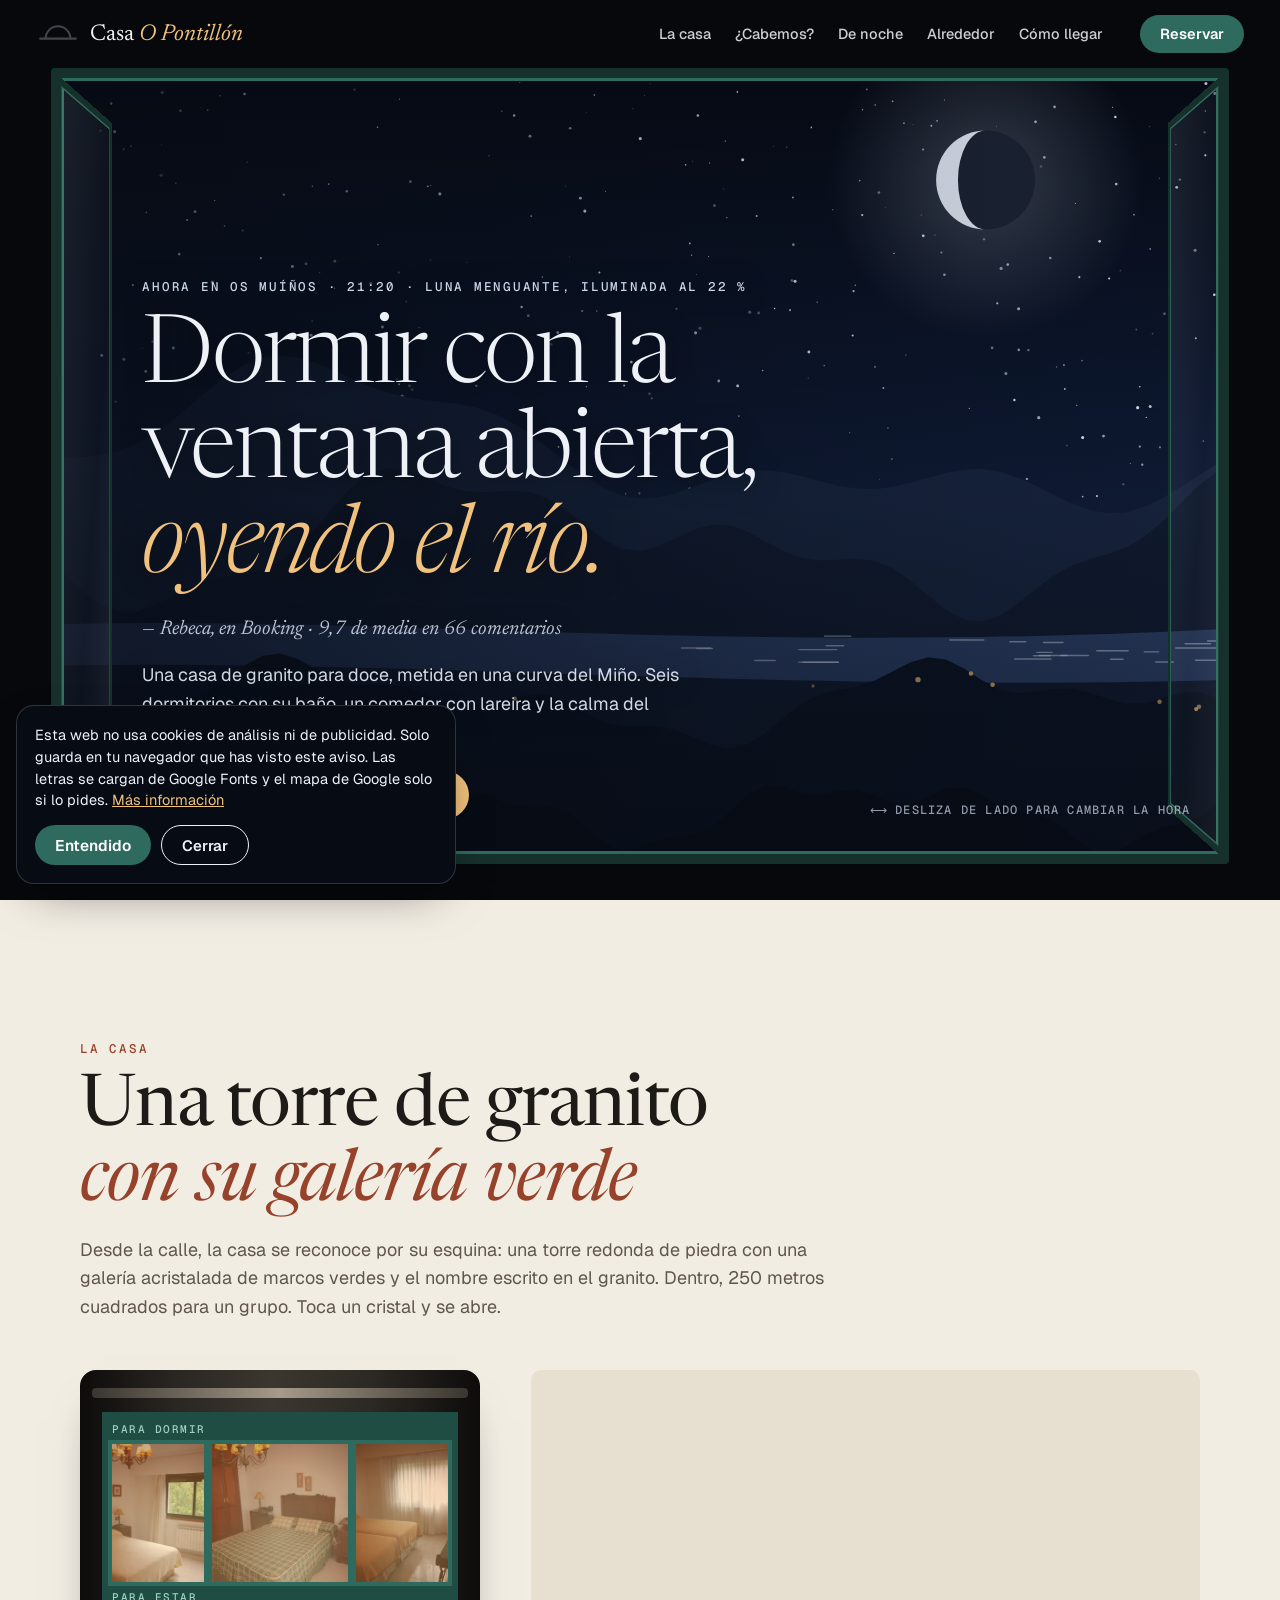
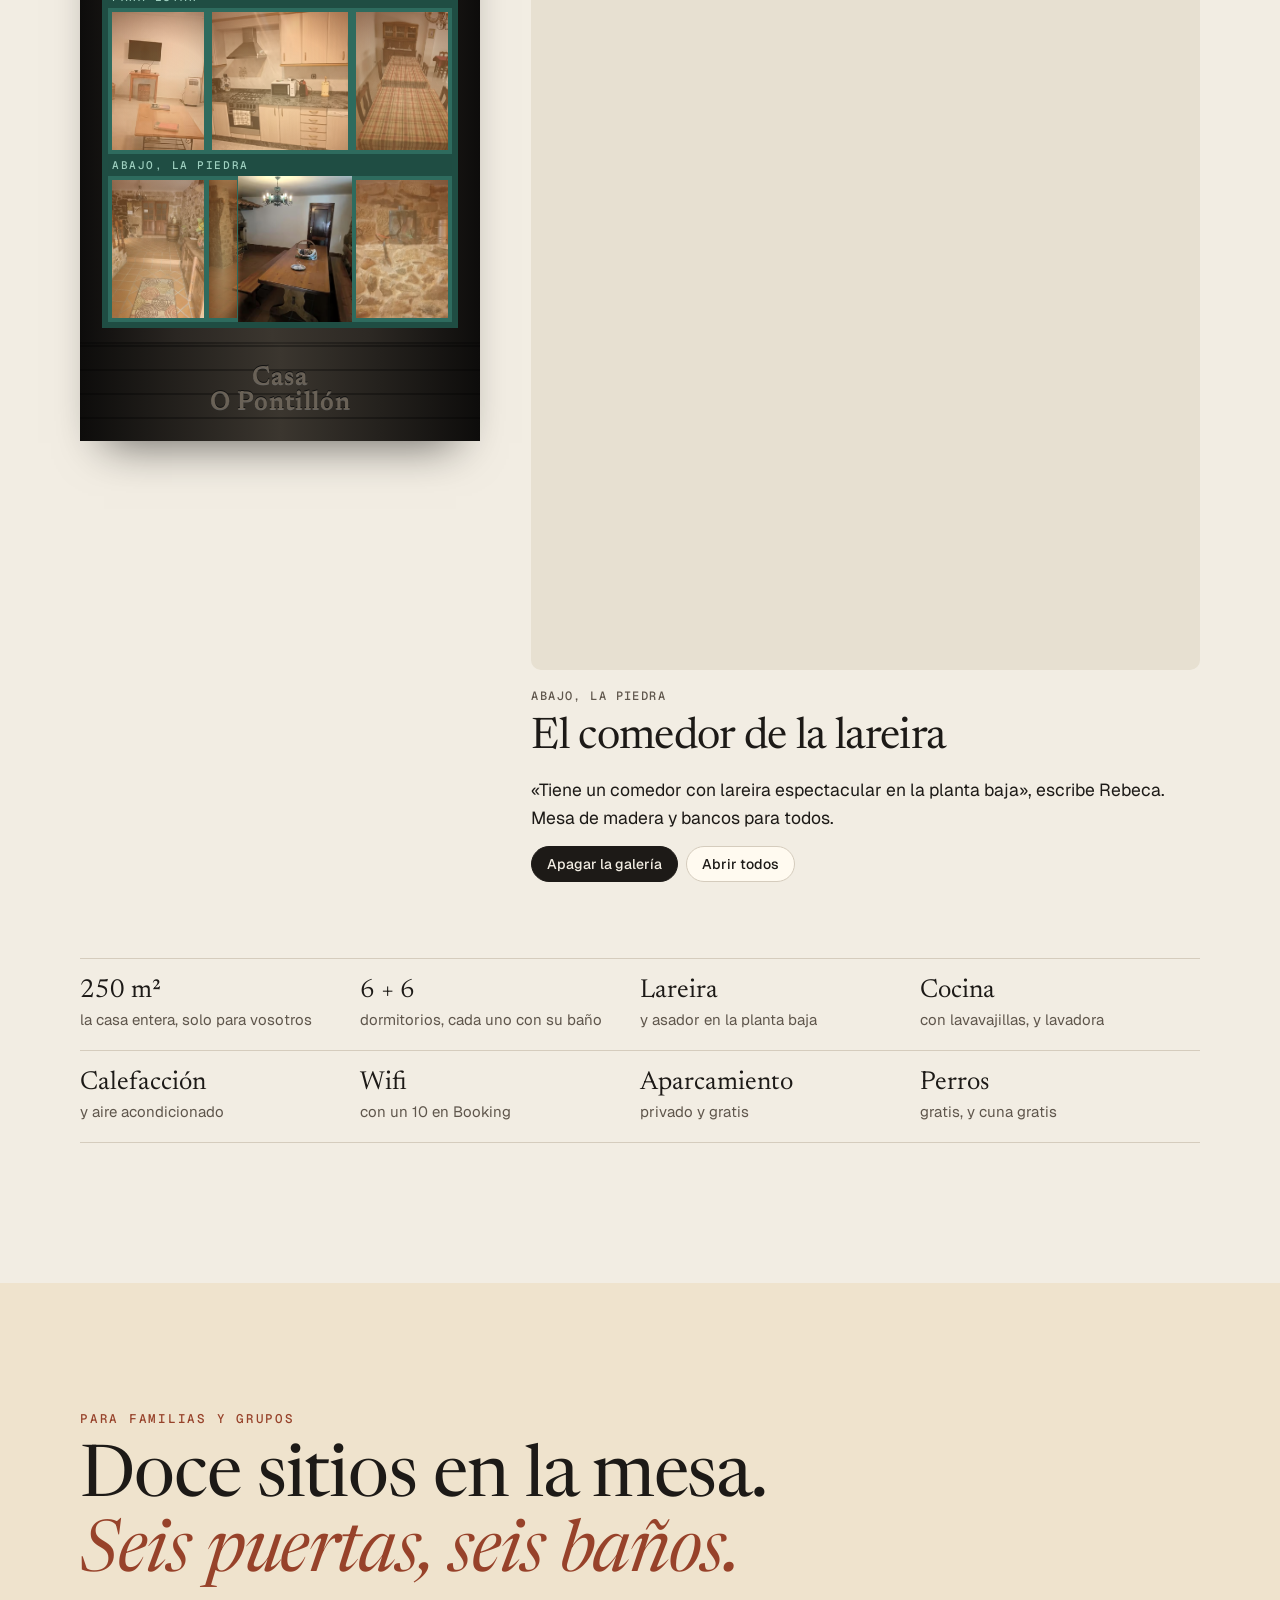
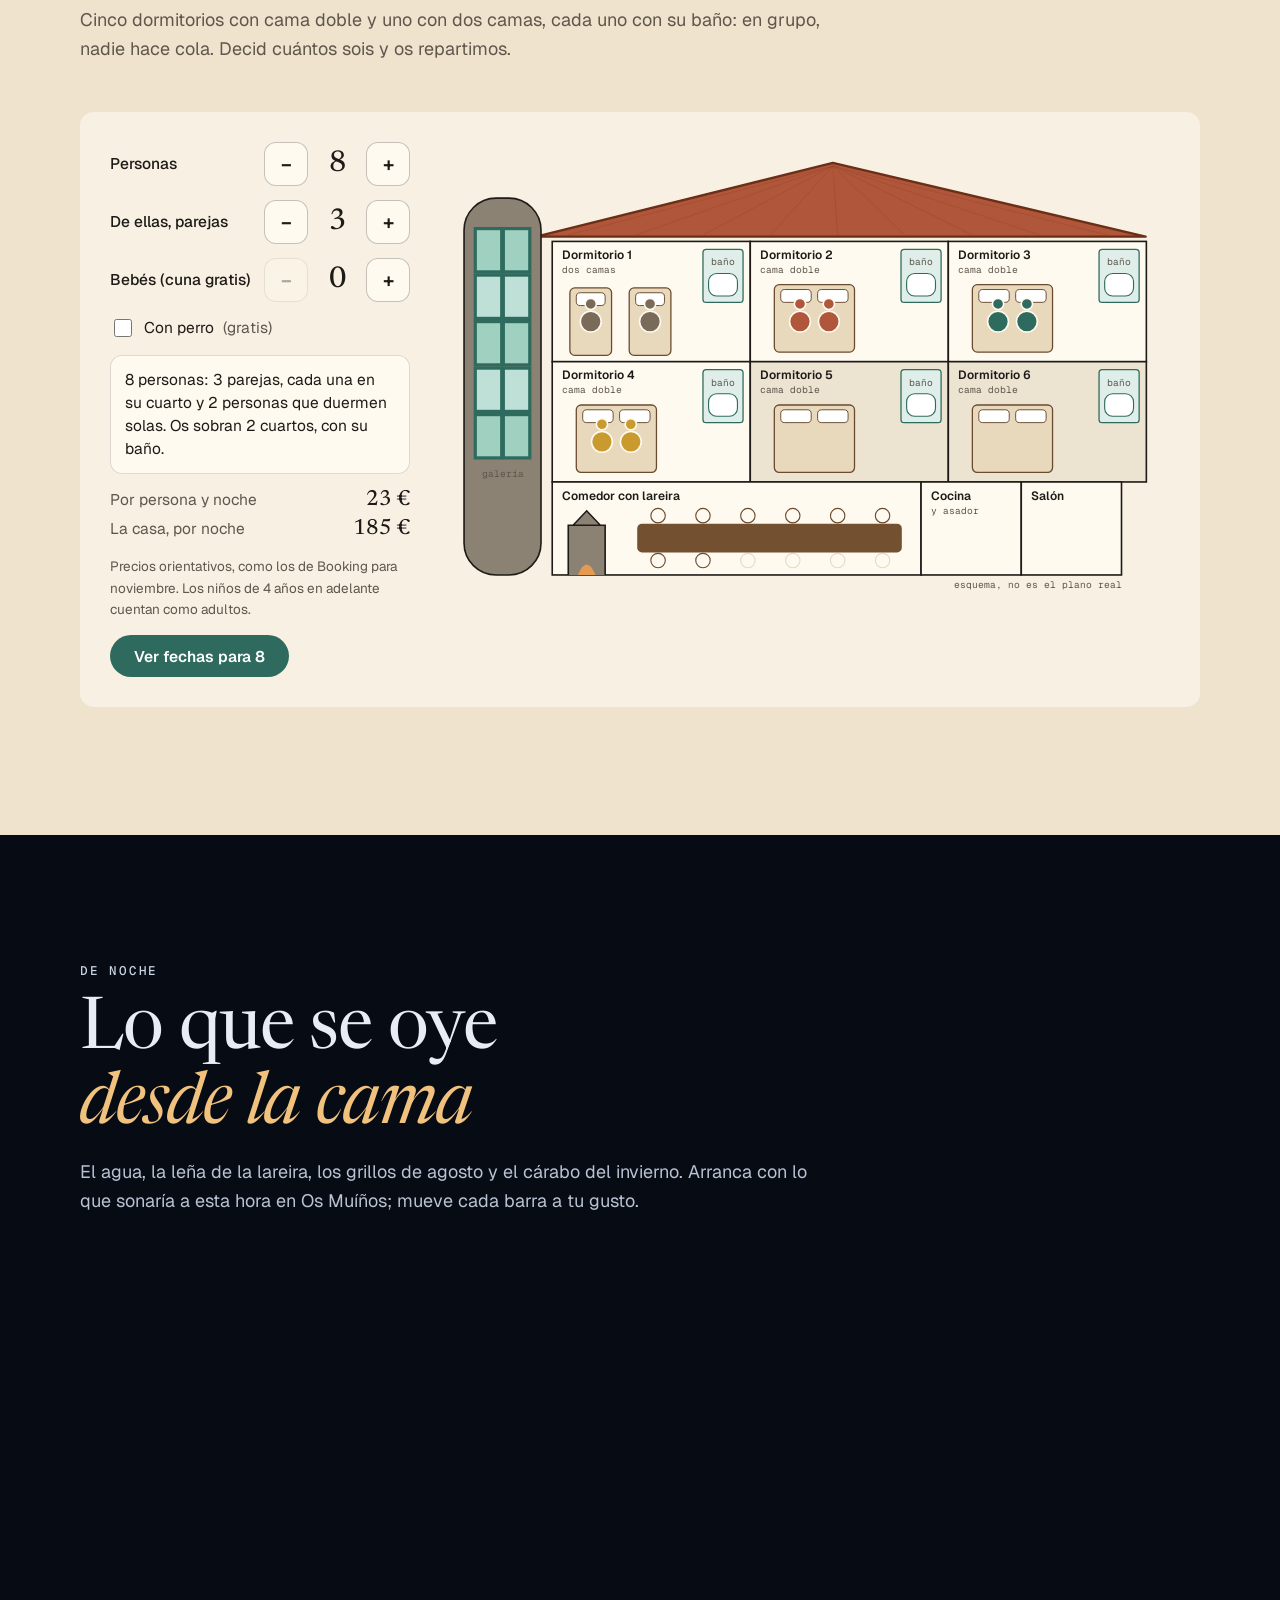
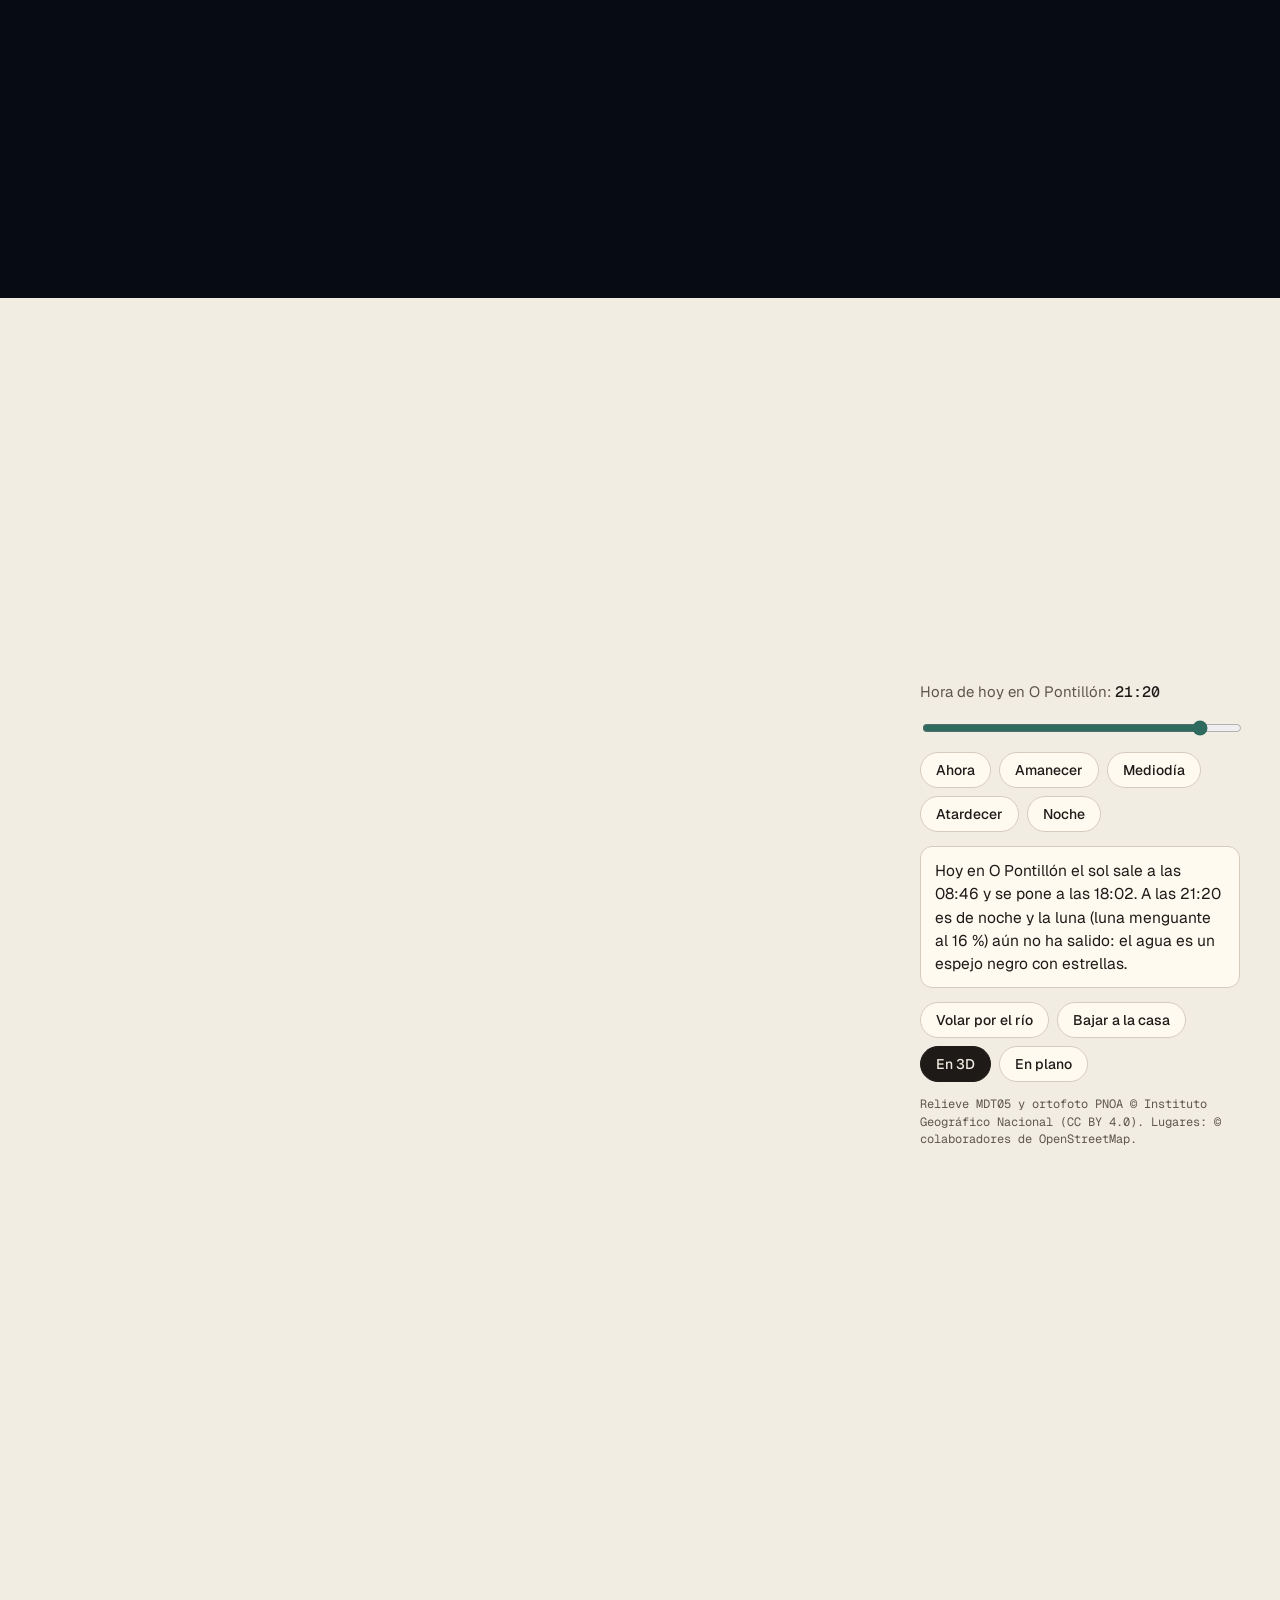
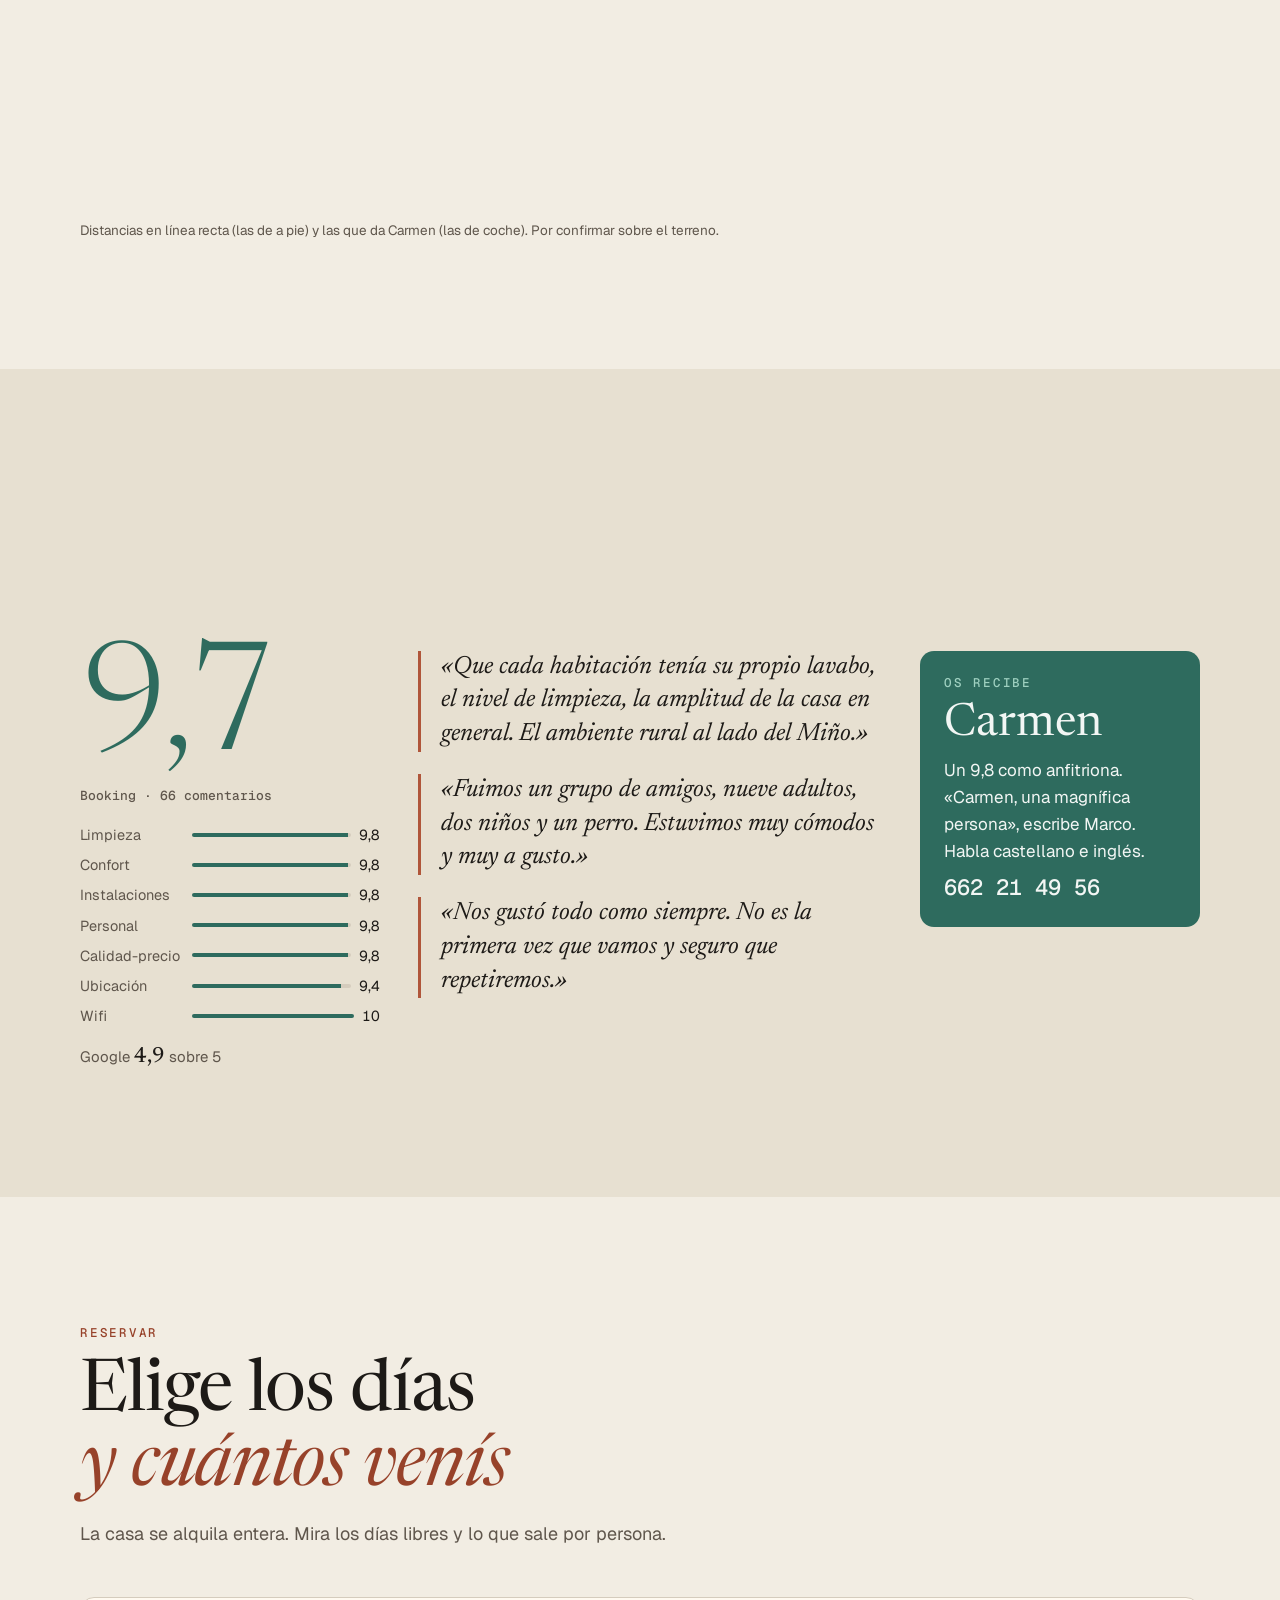
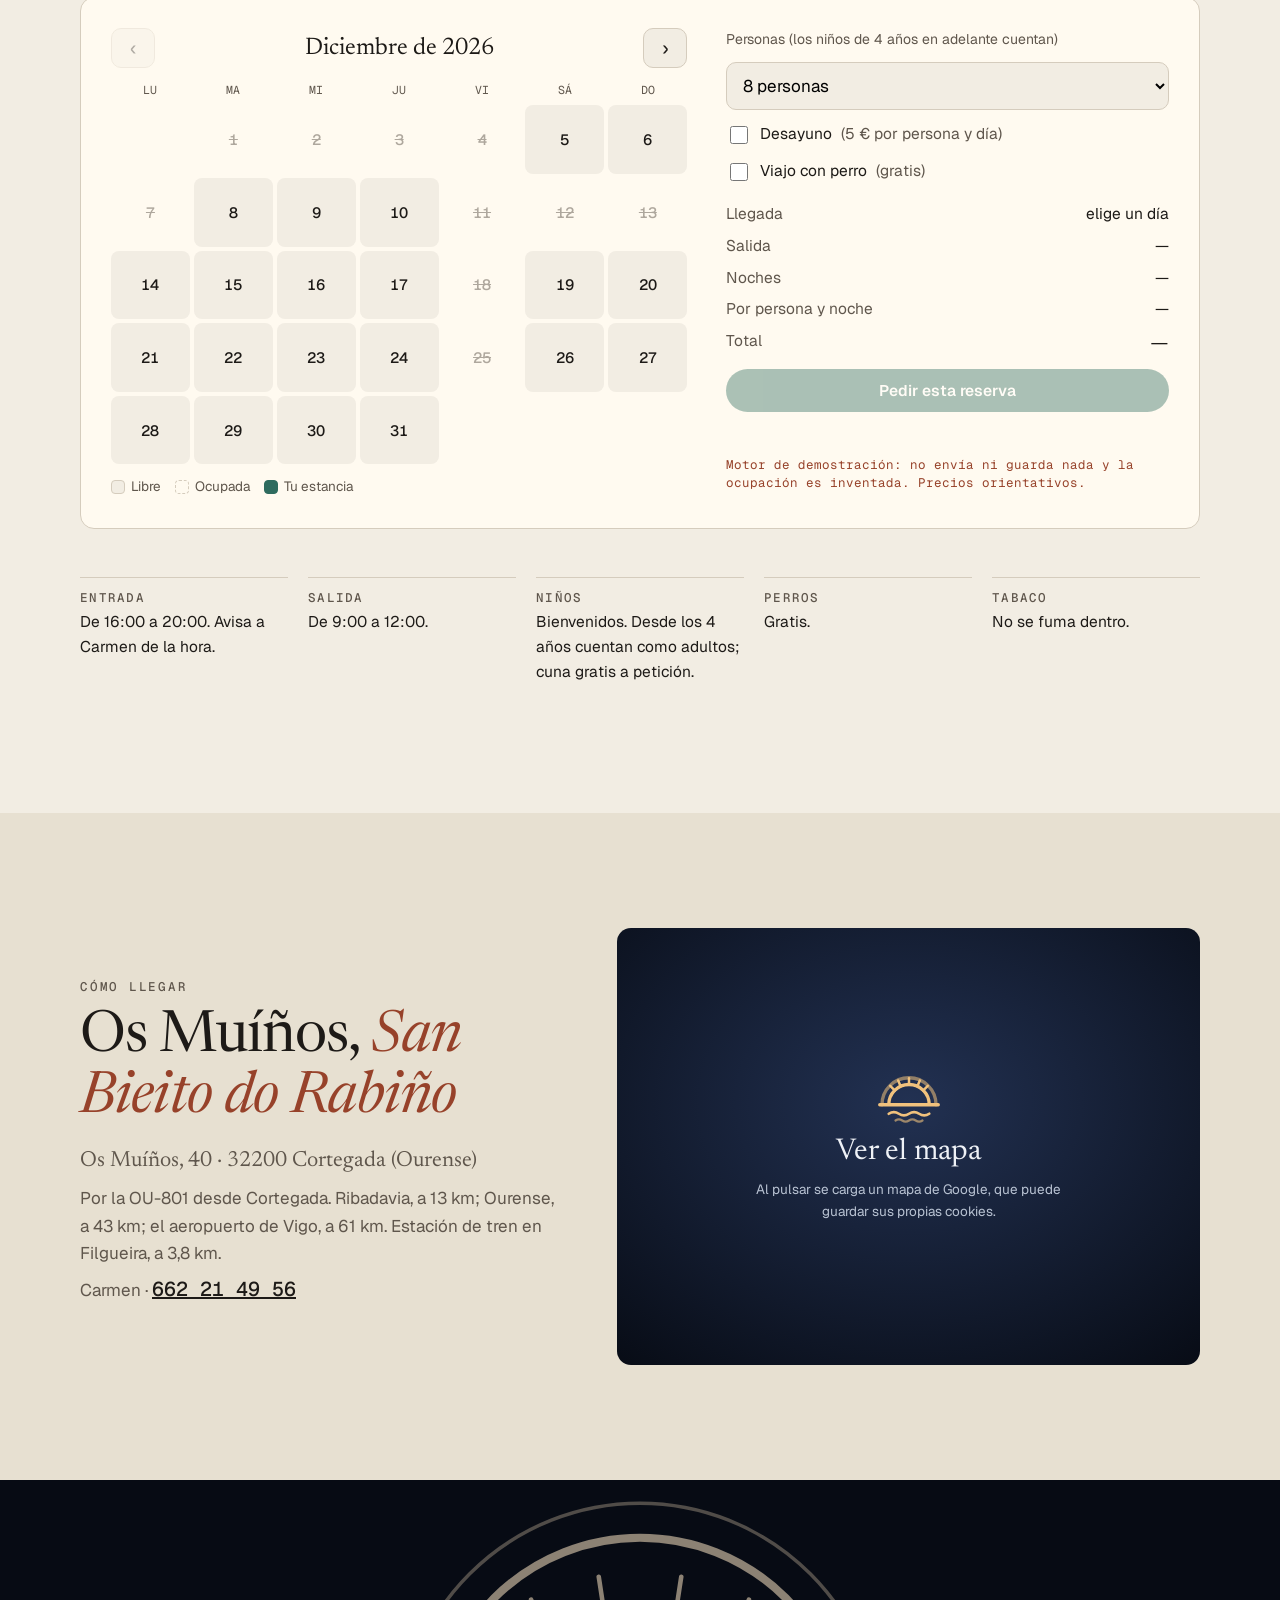
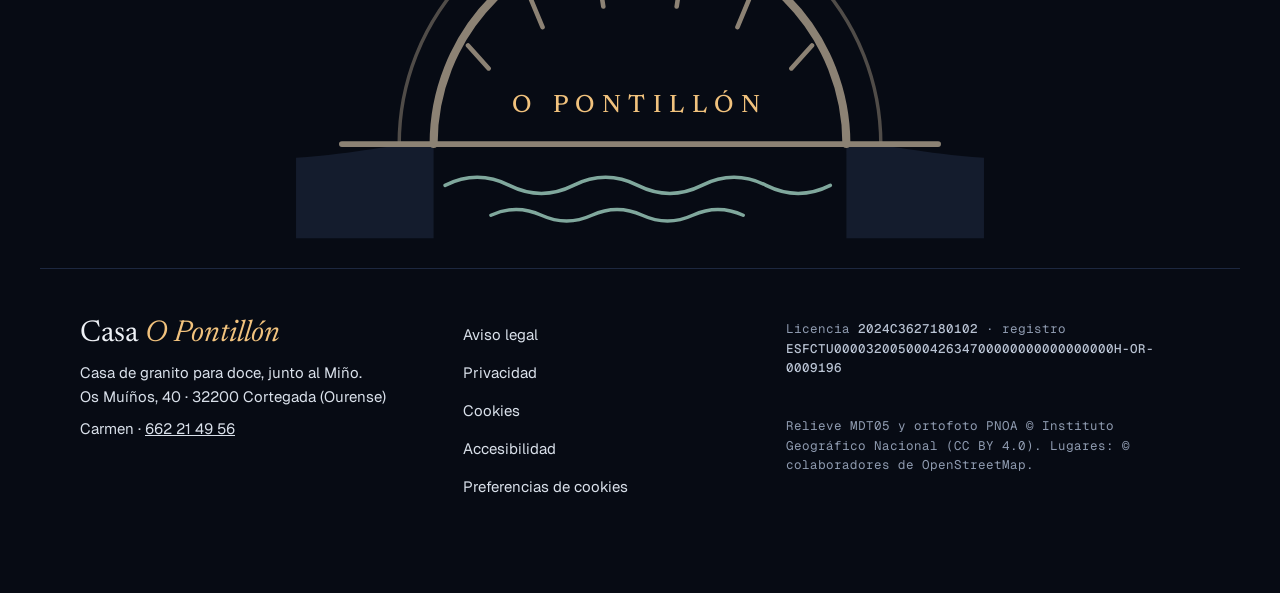
<file: index.html>
<!DOCTYPE html>
<html lang="es">
<head>
<meta charset="utf-8">
<meta name="robots" content="noindex, nofollow">
<meta name="viewport" content="width=device-width, initial-scale=1">
<title>Casa O Pontillón · Casa rural en Cortegada, junto al Miño</title>
<meta name="description" content="Casa entera de granito para doce en Os Muíños, Cortegada (Ourense), dentro de una curva del Miño. Seis dormitorios con su baño, comedor con lareira, asador y mascotas gratis.">
<meta name="theme-color" content="#070b14">
<link rel="icon" href="img/marca/favicon.svg" type="image/svg+xml">
<link rel="icon" href="img/marca/favicon-32.png" sizes="32x32" type="image/png">
<link rel="apple-touch-icon" href="img/marca/apple-touch-icon.png">
<link rel="manifest" href="manifest.json">
<meta property="og:type" content="website">
<meta property="og:locale" content="es_ES">
<meta property="og:title" content="Casa O Pontillón · Dormir con la ventana abierta, oyendo el río">
<meta property="og:description" content="Casa de granito para doce en Cortegada, en una curva del Miño. Seis dormitorios, cada uno con su baño.">
<meta property="og:image" content="img/og.jpg">
<script>
/* Antes de pintar: clases de estado, mando de maqueta y red de seguridad de la cortina */
(function () {
  var d = document.documentElement, reduce = false;
  try { reduce = matchMedia('(prefers-reduced-motion: reduce)').matches; } catch (e) {}
  d.classList.add('js', reduce ? 'sin-movimiento' : 'con-movimiento');
  // MANDO DE MAQUETA: la densidad solo se aplica si la URL lleva ?revision
  try { var q = new URLSearchParams(location.search); if (q.has('revision')) { d.classList.add('en-revision'); if (q.get('densidad') === 'sobria') d.classList.add('densidad-sobria'); } } catch (e) {}
  // fin del MANDO DE MAQUETA
  window.__pontFuera = function () {
    if (d.classList.contains('cortina-fuera')) return;
    d.classList.add('cortina-fuera'); d.classList.remove('cortina-puesta');
    document.dispatchEvent(new Event('pontillon:cortina-fuera'));
  };
  window.__pont3dFallo = function () { var e = document.getElementById('rio'); if (e && !e.classList.contains('con-3d')) e.classList.add('sin-3d'); var c = document.getElementById('rio-carga'); if (c) c.textContent = 'El 3D no ha cargado: aquí tienes el río en una imagen.'; };
  if (reduce) { window.__pontFuera(); return; }
  d.classList.add('cortina-puesta');
  // red de seguridad: si main.js no llega, la cortina se retira igual a los 6 s
  setTimeout(function () { var c = document.getElementById('cortina'); if (c) c.hidden = true; window.__pontFuera(); }, 6000);
})();
</script>
<link rel="preconnect" href="https://fonts.googleapis.com">
<link rel="preconnect" href="https://fonts.gstatic.com" crossorigin>
<link rel="stylesheet" href="https://fonts.googleapis.com/css2?family=Geist:wght@400;500;600&family=Geist+Mono:wght@400;500&family=Newsreader:ital,opsz,wght@0,6..72,300..600;1,6..72,300..500&display=swap" media="print" onload="this.media='all'">
<noscript><link rel="stylesheet" href="https://fonts.googleapis.com/css2?family=Geist:wght@400;500;600&family=Geist+Mono:wght@400;500&family=Newsreader:ital,opsz,wght@0,6..72,300..600;1,6..72,300..500&display=swap"></noscript>
<link rel="stylesheet" href="css/estilos.css?v=b2f2e1e9">
<link rel="stylesheet" href="css/3d.css?v=175eb4e5">
<script type="application/ld+json">{
  "@context": "https://schema.org",
  "@type": "LodgingBusiness",
  "name": "Casa O Pontillón",
  "description": "Casa entera de granito para doce personas: seis dormitorios con baño propio, comedor con lareira, asador y cocina. Junto al Miño, en Cortegada (Ourense).",
  "telephone": "+34 662 21 49 56",
  "address": { "@type": "PostalAddress", "streetAddress": "Os Muíños, 40, San Bieito do Rabiño", "postalCode": "32200", "addressLocality": "Cortegada", "addressRegion": "Ourense", "addressCountry": "ES" },
  "geo": { "@type": "GeoCoordinates", "latitude": 42.21599, "longitude": -8.16337 },
  "checkinTime": "16:00", "checkoutTime": "12:00", "petsAllowed": true, "numberOfRooms": 6,
  "aggregateRating": { "@type": "AggregateRating", "ratingValue": "9.7", "bestRating": "10", "reviewCount": "66" }
}</script>
</head>
<body>
<a class="saltar" href="#principal">Saltar al contenido</a>

<!-- CORTINA: los cristales de la galería se encienden uno a uno, de abajo arriba -->
<div class="cortina" id="cortina" aria-hidden="true">
  <div class="cortina-galeria" id="cortina-galeria"><i></i><i></i><i></i><i></i><i></i><i></i><i></i><i></i></div>
  <p class="cortina-nombre"><span>Casa</span>O Pontillón</p>
</div>

<header class="cab" id="cab">
  <a class="cab-marca" href="#arriba" aria-label="Casa O Pontillón, volver al principio">
    <svg class="cab-puente" viewBox="0 0 64 48" aria-hidden="true">
      <path class="base" d="M6 30H58M14 30A18 18 0 0 1 50 30"/>
      <path class="lectura" id="cab-lectura" pathLength="1" d="M14 30A18 18 0 0 1 50 30"/>
      <path class="ondas" id="cab-ondas" d="M14 38q4.5-3 9 0t9 0 9 0 9 0M20 44q3-2 6 0t6 0 6 0 6 0"/>
    </svg>
    <span class="cab-nombre">Casa <i>O Pontillón</i></span>
  </a>
  <nav class="cab-nav" aria-label="Secciones">
    <a href="#casa">La casa</a>
    <a href="#dormir">¿Cabemos?</a>
    <a href="#noche">De noche</a>
    <a href="#alrededor">Alrededor</a>
    <a href="#llegar">Cómo llegar</a>
  </nav>
  <a class="btn cab-reservar" href="#reserva">Reservar</a>
  <button type="button" class="cab-menu" id="menu-btn" aria-expanded="false" aria-controls="menu-movil">Menú</button>
</header>
<div class="menu-movil" id="menu-movil" hidden>
  <nav aria-label="Menú">
    <a href="#casa">La casa</a>
    <a href="#dormir">¿Cabemos?</a>
    <a href="#noche">De noche</a>
    <a href="#alrededor">Alrededor</a>
    <a href="#opiniones">Opiniones</a>
    <a href="#reserva">Reservar</a>
    <a href="#llegar">Cómo llegar</a>
  </nav>
  <p class="menu-tel">Carmen · <a href="tel:+34662214956">662 21 49 56</a></p>
</div>

<main id="principal">

<!-- PORTADA: la ventana abierta al valle, con el cielo de ahora. Arrastrar de lado mueve la hora -->
<section class="portada" id="arriba" aria-labelledby="t-portada">
  <div class="cielos" id="cielos" aria-hidden="true">
    <svg class="cielo es-noche" id="cielo-noche" viewBox="0 0 1600 1000" preserveAspectRatio="xMidYMid slice"></svg>
    <svg class="cielo es-dia" id="cielo-dia" viewBox="0 0 1600 1000" preserveAspectRatio="xMidYMid slice"></svg>
  </div>
  <div class="ventana" aria-hidden="true"><i class="hoja izq"></i><i class="hoja der"></i></div>
  <div class="portada-txt">
    <p class="ant" id="portada-ahora">Os Muíños · Cortegada · junto al Miño</p>
    <h1 id="t-portada">Dormir con la ventana abierta, <i>oyendo el río.</i></h1>
    <p class="firma">Rebeca, en Booking · 9,7 de media en 66 comentarios</p>
    <p class="bajada">Una casa de granito para doce, metida en una curva del Miño. Seis dormitorios con su baño, un comedor con lareira y la calma del Ribeiro.</p>
    <div class="portada-botones">
      <button type="button" class="oir" id="oir-portada" aria-pressed="false"><span class="ondas" aria-hidden="true"><i></i><i></i><i></i><i></i></span><span class="t">Escuchar el río</span></button>
      <a class="btn" href="#reserva">Ver fechas</a>
    </div>
  </div>
  <p class="portada-pista" id="portada-pista" aria-hidden="true">Desliza de lado para cambiar la hora</p>
</section>

<!-- LA CASA, CRISTAL A CRISTAL -->
<section class="casa" id="casa" aria-labelledby="t-casa">
  <div class="env">
    <header class="sec-cab">
      <p class="ant">La casa</p>
      <h2 id="t-casa">Una torre de granito <i>con su galería verde</i></h2>
      <p>Desde la calle, la casa se reconoce por su esquina: una torre redonda de piedra con una galería acristalada de marcos verdes y el nombre escrito en el granito. Dentro, 250 metros cuadrados para un grupo. Toca un cristal y se abre.</p>
    </header>
    <div class="galeria" id="galeria">
      <div class="g-torre">
        <div class="g-cornisa"></div>
        <div class="g-panel" role="group" aria-label="Cristales de la galería: cada uno abre una parte de la casa">
          <span class="planta-rot">Para dormir</span>
          <button type="button" class="cristal" data-i="0" aria-pressed="false" aria-label="Un cuarto con la ventana al verde"><picture data-foto="dorm-verde"><source type="image/avif" srcset="img/fotos/dorm-verde-480.avif 480w, img/fotos/dorm-verde-800.avif 800w, img/fotos/dorm-verde-1024.avif 1024w" sizes="160px"><source type="image/webp" srcset="img/fotos/dorm-verde-480.webp 480w, img/fotos/dorm-verde-800.webp 800w, img/fotos/dorm-verde-1024.webp 1024w" sizes="160px"><img src="img/fotos/dorm-verde-800.jpg" srcset="img/fotos/dorm-verde-480.jpg 480w, img/fotos/dorm-verde-800.jpg 800w, img/fotos/dorm-verde-1024.jpg 1024w" sizes="160px" width="800" height="534" alt="" loading="lazy" decoding="async"></picture><span class="hoja"></span></button>
          <button type="button" class="cristal" data-i="1" aria-pressed="false" aria-label="Seis puertas, seis baños"><picture data-foto="dorm-cuadros"><source type="image/avif" srcset="img/fotos/dorm-cuadros-480.avif 480w, img/fotos/dorm-cuadros-800.avif 800w, img/fotos/dorm-cuadros-1024.avif 1024w" sizes="160px"><source type="image/webp" srcset="img/fotos/dorm-cuadros-480.webp 480w, img/fotos/dorm-cuadros-800.webp 800w, img/fotos/dorm-cuadros-1024.webp 1024w" sizes="160px"><img src="img/fotos/dorm-cuadros-800.jpg" srcset="img/fotos/dorm-cuadros-480.jpg 480w, img/fotos/dorm-cuadros-800.jpg 800w, img/fotos/dorm-cuadros-1024.jpg 1024w" sizes="160px" width="800" height="534" alt="" loading="lazy" decoding="async"></picture><span class="hoja"></span></button>
          <button type="button" class="cristal" data-i="2" aria-pressed="false" aria-label="El de las dos camas"><picture data-foto="dorm-dos"><source type="image/avif" srcset="img/fotos/dorm-dos-480.avif 480w, img/fotos/dorm-dos-800.avif 800w, img/fotos/dorm-dos-1024.avif 1024w" sizes="160px"><source type="image/webp" srcset="img/fotos/dorm-dos-480.webp 480w, img/fotos/dorm-dos-800.webp 800w, img/fotos/dorm-dos-1024.webp 1024w" sizes="160px"><img src="img/fotos/dorm-dos-800.jpg" srcset="img/fotos/dorm-dos-480.jpg 480w, img/fotos/dorm-dos-800.jpg 800w, img/fotos/dorm-dos-1024.jpg 1024w" sizes="160px" width="800" height="534" alt="" loading="lazy" decoding="async"></picture><span class="hoja"></span></button>
          <span class="planta-rot">Para estar</span>
          <button type="button" class="cristal" data-i="3" aria-pressed="false" aria-label="El salón"><picture data-foto="salon"><source type="image/avif" srcset="img/fotos/salon-480.avif 480w, img/fotos/salon-800.avif 800w, img/fotos/salon-1200.avif 1200w, img/fotos/salon-1280.avif 1280w" sizes="160px"><source type="image/webp" srcset="img/fotos/salon-480.webp 480w, img/fotos/salon-800.webp 800w, img/fotos/salon-1200.webp 1200w, img/fotos/salon-1280.webp 1280w" sizes="160px"><img src="img/fotos/salon-800.jpg" srcset="img/fotos/salon-480.jpg 480w, img/fotos/salon-800.jpg 800w, img/fotos/salon-1200.jpg 1200w, img/fotos/salon-1280.jpg 1280w" sizes="160px" width="800" height="450" alt="" loading="lazy" decoding="async"></picture><span class="hoja"></span></button>
          <button type="button" class="cristal" data-i="4" aria-pressed="false" aria-label="Una cocina para un grupo"><picture data-foto="cocina"><source type="image/avif" srcset="img/fotos/cocina-480.avif 480w, img/fotos/cocina-800.avif 800w, img/fotos/cocina-1200.avif 1200w" sizes="160px"><source type="image/webp" srcset="img/fotos/cocina-480.webp 480w, img/fotos/cocina-800.webp 800w, img/fotos/cocina-1200.webp 1200w" sizes="160px"><img src="img/fotos/cocina-800.jpg" srcset="img/fotos/cocina-480.jpg 480w, img/fotos/cocina-800.jpg 800w, img/fotos/cocina-1200.jpg 1200w" sizes="160px" width="800" height="600" alt="" loading="lazy" decoding="async"></picture><span class="hoja"></span></button>
          <button type="button" class="cristal" data-i="5" aria-pressed="false" aria-label="La mesa larga"><picture data-foto="mantel"><source type="image/avif" srcset="img/fotos/mantel-480.avif 480w, img/fotos/mantel-675.avif 675w" sizes="160px"><source type="image/webp" srcset="img/fotos/mantel-480.webp 480w, img/fotos/mantel-675.webp 675w" sizes="160px"><img src="img/fotos/mantel-675.jpg" srcset="img/fotos/mantel-480.jpg 480w, img/fotos/mantel-675.jpg 675w" sizes="160px" width="675" height="900" alt="" loading="lazy" decoding="async"></picture><span class="hoja"></span></button>
          <span class="planta-rot">Abajo, la piedra</span>
          <button type="button" class="cristal" data-i="6" aria-pressed="false" aria-label="La entrada de granito"><picture data-foto="entrada"><source type="image/avif" srcset="img/fotos/entrada-480.avif 480w, img/fotos/entrada-675.avif 675w" sizes="160px"><source type="image/webp" srcset="img/fotos/entrada-480.webp 480w, img/fotos/entrada-675.webp 675w" sizes="160px"><img src="img/fotos/entrada-675.jpg" srcset="img/fotos/entrada-480.jpg 480w, img/fotos/entrada-675.jpg 675w" sizes="160px" width="675" height="900" alt="" loading="lazy" decoding="async"></picture><span class="hoja"></span></button>
          <button type="button" class="cristal" data-i="7" aria-pressed="true" aria-label="El comedor de la lareira"><picture data-foto="lareira"><source type="image/avif" srcset="img/fotos/lareira-480.avif 480w, img/fotos/lareira-675.avif 675w" sizes="160px"><source type="image/webp" srcset="img/fotos/lareira-480.webp 480w, img/fotos/lareira-675.webp 675w" sizes="160px"><img src="img/fotos/lareira-675.jpg" srcset="img/fotos/lareira-480.jpg 480w, img/fotos/lareira-675.jpg 675w" sizes="160px" width="675" height="900" alt="" loading="lazy" decoding="async"></picture><span class="hoja"></span></button>
          <button type="button" class="cristal" data-i="8" aria-pressed="false" aria-label="Lo que guarda la pared"><picture data-foto="piedra"><source type="image/avif" srcset="img/fotos/piedra-480.avif 480w, img/fotos/piedra-800.avif 800w, img/fotos/piedra-1024.avif 1024w" sizes="160px"><source type="image/webp" srcset="img/fotos/piedra-480.webp 480w, img/fotos/piedra-800.webp 800w, img/fotos/piedra-1024.webp 1024w" sizes="160px"><img src="img/fotos/piedra-800.jpg" srcset="img/fotos/piedra-480.jpg 480w, img/fotos/piedra-800.jpg 800w, img/fotos/piedra-1024.jpg 1024w" sizes="160px" width="800" height="534" alt="" loading="lazy" decoding="async"></picture><span class="hoja"></span></button>
        </div>
        <div class="g-base"><span>Casa<br>O Pontillón</span></div>
      </div>
      <div class="g-detalle" aria-live="polite">
        <div class="g-fotos">
          <figure data-i="0" hidden><picture data-foto="dorm-verde"><source type="image/avif" srcset="img/fotos/dorm-verde-480.avif 480w, img/fotos/dorm-verde-800.avif 800w, img/fotos/dorm-verde-1024.avif 1024w" sizes="(max-width: 860px) 100vw, 640px"><source type="image/webp" srcset="img/fotos/dorm-verde-480.webp 480w, img/fotos/dorm-verde-800.webp 800w, img/fotos/dorm-verde-1024.webp 1024w" sizes="(max-width: 860px) 100vw, 640px"><img src="img/fotos/dorm-verde-800.jpg" srcset="img/fotos/dorm-verde-480.jpg 480w, img/fotos/dorm-verde-800.jpg 800w, img/fotos/dorm-verde-1024.jpg 1024w" sizes="(max-width: 860px) 100vw, 640px" width="800" height="534" alt="Dormitorio doble con cabecero de hierro y la ventana abierta a los árboles" loading="lazy" decoding="async"></picture></figure>
          <figure data-i="1" hidden><picture data-foto="dorm-cuadros"><source type="image/avif" srcset="img/fotos/dorm-cuadros-480.avif 480w, img/fotos/dorm-cuadros-800.avif 800w, img/fotos/dorm-cuadros-1024.avif 1024w" sizes="(max-width: 860px) 100vw, 640px"><source type="image/webp" srcset="img/fotos/dorm-cuadros-480.webp 480w, img/fotos/dorm-cuadros-800.webp 800w, img/fotos/dorm-cuadros-1024.webp 1024w" sizes="(max-width: 860px) 100vw, 640px"><img src="img/fotos/dorm-cuadros-800.jpg" srcset="img/fotos/dorm-cuadros-480.jpg 480w, img/fotos/dorm-cuadros-800.jpg 800w, img/fotos/dorm-cuadros-1024.jpg 1024w" sizes="(max-width: 860px) 100vw, 640px" width="800" height="534" alt="Dormitorio con colcha de cuadros verdes y armario de madera" loading="lazy" decoding="async"></picture></figure>
          <figure data-i="2" hidden><picture data-foto="dorm-dos"><source type="image/avif" srcset="img/fotos/dorm-dos-480.avif 480w, img/fotos/dorm-dos-800.avif 800w, img/fotos/dorm-dos-1024.avif 1024w" sizes="(max-width: 860px) 100vw, 640px"><source type="image/webp" srcset="img/fotos/dorm-dos-480.webp 480w, img/fotos/dorm-dos-800.webp 800w, img/fotos/dorm-dos-1024.webp 1024w" sizes="(max-width: 860px) 100vw, 640px"><img src="img/fotos/dorm-dos-800.jpg" srcset="img/fotos/dorm-dos-480.jpg 480w, img/fotos/dorm-dos-800.jpg 800w, img/fotos/dorm-dos-1024.jpg 1024w" sizes="(max-width: 860px) 100vw, 640px" width="800" height="534" alt="Dormitorio con dos camas individuales de colcha naranja" loading="lazy" decoding="async"></picture></figure>
          <figure data-i="3" hidden><picture data-foto="salon"><source type="image/avif" srcset="img/fotos/salon-480.avif 480w, img/fotos/salon-800.avif 800w, img/fotos/salon-1200.avif 1200w, img/fotos/salon-1280.avif 1280w" sizes="(max-width: 860px) 100vw, 640px"><source type="image/webp" srcset="img/fotos/salon-480.webp 480w, img/fotos/salon-800.webp 800w, img/fotos/salon-1200.webp 1200w, img/fotos/salon-1280.webp 1280w" sizes="(max-width: 860px) 100vw, 640px"><img src="img/fotos/salon-800.jpg" srcset="img/fotos/salon-480.jpg 480w, img/fotos/salon-800.jpg 800w, img/fotos/salon-1200.jpg 1200w, img/fotos/salon-1280.jpg 1280w" sizes="(max-width: 860px) 100vw, 640px" width="800" height="450" alt="Salón con tresillos, mesa baja y tele" loading="lazy" decoding="async"></picture></figure>
          <figure data-i="4" hidden><picture data-foto="cocina"><source type="image/avif" srcset="img/fotos/cocina-480.avif 480w, img/fotos/cocina-800.avif 800w, img/fotos/cocina-1200.avif 1200w" sizes="(max-width: 860px) 100vw, 640px"><source type="image/webp" srcset="img/fotos/cocina-480.webp 480w, img/fotos/cocina-800.webp 800w, img/fotos/cocina-1200.webp 1200w" sizes="(max-width: 860px) 100vw, 640px"><img src="img/fotos/cocina-800.jpg" srcset="img/fotos/cocina-480.jpg 480w, img/fotos/cocina-800.jpg 800w, img/fotos/cocina-1200.jpg 1200w" sizes="(max-width: 860px) 100vw, 640px" width="800" height="600" alt="Cocina grande con fogones, horno y armarios claros" loading="lazy" decoding="async"></picture></figure>
          <figure data-i="5" hidden><picture data-foto="mantel"><source type="image/avif" srcset="img/fotos/mantel-480.avif 480w, img/fotos/mantel-675.avif 675w" sizes="(max-width: 860px) 100vw, 640px"><source type="image/webp" srcset="img/fotos/mantel-480.webp 480w, img/fotos/mantel-675.webp 675w" sizes="(max-width: 860px) 100vw, 640px"><img src="img/fotos/mantel-675.jpg" srcset="img/fotos/mantel-480.jpg 480w, img/fotos/mantel-675.jpg 675w" sizes="(max-width: 860px) 100vw, 640px" width="675" height="900" alt="Comedor con dos mesas en fila y manteles de cuadros" loading="lazy" decoding="async"></picture></figure>
          <figure data-i="6" hidden><picture data-foto="entrada"><source type="image/avif" srcset="img/fotos/entrada-480.avif 480w, img/fotos/entrada-675.avif 675w" sizes="(max-width: 860px) 100vw, 640px"><source type="image/webp" srcset="img/fotos/entrada-480.webp 480w, img/fotos/entrada-675.webp 675w" sizes="(max-width: 860px) 100vw, 640px"><img src="img/fotos/entrada-675.jpg" srcset="img/fotos/entrada-480.jpg 480w, img/fotos/entrada-675.jpg 675w" sizes="(max-width: 860px) 100vw, 640px" width="675" height="900" alt="Recibidor con paredes de granito, escalera de madera y una barrica" loading="lazy" decoding="async"></picture></figure>
          <figure data-i="7"><picture data-foto="lareira"><source type="image/avif" srcset="img/fotos/lareira-480.avif 480w, img/fotos/lareira-675.avif 675w" sizes="(max-width: 860px) 100vw, 640px"><source type="image/webp" srcset="img/fotos/lareira-480.webp 480w, img/fotos/lareira-675.webp 675w" sizes="(max-width: 860px) 100vw, 640px"><img src="img/fotos/lareira-675.jpg" srcset="img/fotos/lareira-480.jpg 480w, img/fotos/lareira-675.jpg 675w" sizes="(max-width: 860px) 100vw, 640px" width="675" height="900" alt="Comedor con lareira de piedra y mesa larga con bancos" loading="lazy" decoding="async"></picture></figure>
          <figure data-i="8" hidden><picture data-foto="piedra"><source type="image/avif" srcset="img/fotos/piedra-480.avif 480w, img/fotos/piedra-800.avif 800w, img/fotos/piedra-1024.avif 1024w" sizes="(max-width: 860px) 100vw, 640px"><source type="image/webp" srcset="img/fotos/piedra-480.webp 480w, img/fotos/piedra-800.webp 800w, img/fotos/piedra-1024.webp 1024w" sizes="(max-width: 860px) 100vw, 640px"><img src="img/fotos/piedra-800.jpg" srcset="img/fotos/piedra-480.jpg 480w, img/fotos/piedra-800.jpg 800w, img/fotos/piedra-1024.jpg 1024w" sizes="(max-width: 860px) 100vw, 640px" width="800" height="534" alt="Muro de granito con una repisa de cántaros, faroles y una radio antigua" loading="lazy" decoding="async"></picture></figure>
        </div>
        <p class="g-planta" id="g-planta">Abajo, la piedra</p>
        <h3 id="g-tit">El comedor de la lareira</h3>
        <p id="g-txt">«Tiene un comedor con lareira espectacular en la planta baja», escribe Rebeca. Mesa de madera y bancos para todos.</p>
        <div class="fila"><button type="button" class="chip" id="g-noche" aria-pressed="false">Encender la galería</button><button type="button" class="chip" id="g-todos" aria-pressed="false">Abrir todos</button></div>
      </div>
    </div>
    <ul class="servicios" aria-label="Lo que tiene la casa">
      <li><b>250 m²</b>la casa entera, solo para vosotros</li>
      <li><b>6 + 6</b>dormitorios, cada uno con su baño</li>
      <li><b>Lareira</b>y asador en la planta baja</li>
      <li><b>Cocina</b>con lavavajillas, y lavadora</li>
      <li><b>Calefacción</b>y aire acondicionado</li>
      <li><b>Wifi</b>con un 10 en Booking</li>
      <li><b>Aparcamiento</b>privado y gratis</li>
      <li><b>Perros</b>gratis, y cuna gratis</li>
    </ul>
  </div>
</section>

<!-- ¿CÓMO DORMIMOS? Grupo, cuartos, baños, mesa y precio -->
<section class="dormir" id="dormir" aria-labelledby="t-dormir">
  <div class="env">
    <header class="sec-cab">
      <p class="ant">Para familias y grupos</p>
      <h2 id="t-dormir">Doce sitios en la mesa. <i>Seis puertas, seis baños.</i></h2>
      <p>Cinco dormitorios con cama doble y uno con dos camas, cada uno con su baño: en grupo, nadie hace cola. Decid cuántos sois y os repartimos.</p>
    </header>
    <div class="grupo" id="grupo">
      <div class="g-mandos">
        <div class="paso"><span>Personas</span><button type="button" data-d="n" data-v="-1" aria-label="Una persona menos">−</button><output id="c-n" aria-live="polite">8</output><button type="button" data-d="n" data-v="1" aria-label="Una persona más">+</button></div>
        <div class="paso"><span>De ellas, parejas</span><button type="button" data-d="p" data-v="-1" aria-label="Una pareja menos">−</button><output id="c-p">3</output><button type="button" data-d="p" data-v="1" aria-label="Una pareja más">+</button></div>
        <div class="paso"><span>Bebés (cuna gratis)</span><button type="button" data-d="b" data-v="-1" aria-label="Un bebé menos">−</button><output id="c-b">0</output><button type="button" data-d="b" data-v="1" aria-label="Un bebé más">+</button></div>
        <label class="casilla"><input type="checkbox" id="c-perro"> Con perro <span>(gratis)</span></label>
        <p class="g-res" id="c-res" aria-live="polite"></p>
        <dl class="g-precio"><dt>Por persona y noche</dt><dd id="c-pp">—</dd><dt>La casa, por noche</dt><dd id="c-noche">—</dd></dl>
        <p class="nota">Precios orientativos, como los de Booking para noviembre. Los niños de 4 años en adelante cuentan como adultos.</p>
        <button type="button" class="btn" id="c-ir">Ver fechas para 8</button>
      </div>
      <svg class="esquema" id="esquema" viewBox="0 0 900 560" role="img" aria-label="Esquema de la casa con los seis dormitorios, sus baños y quién duerme en cada uno"></svg>
    </div>
  </div>
</section>

<!-- DE NOCHE: lo que se oye desde la cama -->
<section class="noche" id="noche" aria-labelledby="t-noche">
  <div class="env">
    <header class="sec-cab">
      <p class="ant">De noche</p>
      <h2 id="t-noche">Lo que se oye <i>desde la cama</i></h2>
      <p>El agua, la leña de la lareira, los grillos de agosto y el cárabo del invierno. Arranca con lo que sonaría a esta hora en Os Muíños; mueve cada barra a tu gusto.</p>
    </header>
    <div class="sonido" id="sonido">
      <div class="s-ventana">
        <svg id="cielo-sonido" viewBox="0 0 600 420" preserveAspectRatio="xMidYMid slice" aria-hidden="true"></svg>
        <canvas id="onda" aria-hidden="true"></canvas>
        <p class="s-ahora" id="s-ahora">—</p>
      </div>
      <div class="s-mesa">
        <button type="button" class="oir grande" id="oir-noche" aria-pressed="false"><span class="ondas" aria-hidden="true"><i></i><i></i><i></i><i></i></span><span class="t">Encender el sonido</span></button>
        <div class="pistas" id="pistas"></div>
        <div class="fila" role="group" aria-label="Momentos"><button type="button" class="chip" data-mez="ahora" aria-pressed="true">Esta hora</button><button type="button" class="chip" data-mez="verano">Noche de agosto</button><button type="button" class="chip" data-mez="invierno">Noche de enero</button><button type="button" class="chip" data-mez="lluvia">Día de lluvia</button></div>
        <p class="nota">Sonidos recreados en tu navegador, a la espera de grabarlos en la casa.</p>
      </div>
    </div>
  </div>
</section>

<!-- ALREDEDOR: el Miño en 3D (lo pinta el módulo 3D en #rio) y los lugares -->
<section class="alrededor" id="alrededor" aria-labelledby="t-alrededor">
  <div class="env">
    <header class="sec-cab">
      <p class="ant">Alrededor</p>
      <h2 id="t-alrededor">En la curva <i>del Miño</i></h2>
      <p>El río, aquí embalsado en Frieira, dibuja una S enorme, y la casa está dentro de una de sus curvas, a unos 400 metros del agua. Vuela por él con la luz de ahora y luego muévete a tu aire.</p>
    </header>
  </div>
  <div class="env ancho" id="rio">
    <div class="rio-marco" id="rio-marco">
      <picture>
        <source type="image/avif" media="(max-aspect-ratio: 1/1)" srcset="img/terreno/poster-rio-movil-900.avif">
        <source type="image/webp" media="(max-aspect-ratio: 1/1)" srcset="img/terreno/poster-rio-movil-900.webp">
        <source media="(max-aspect-ratio: 1/1)" srcset="img/terreno/poster-rio-movil-900.jpg">
        <source type="image/avif" srcset="img/terreno/poster-rio-1600.avif">
        <source type="image/webp" srcset="img/terreno/poster-rio-1600.webp">
        <img id="rio-poster" class="rio-poster" src="img/terreno/poster-rio-1600.jpg" alt="El valle del Miño en relieve, con la S del embalse de Frieira y la casa dentro de una curva" width="1600" height="1000" loading="lazy" decoding="async">
      </picture>
      <div class="rio-lienzo" id="rio-lienzo"></div>
      <div class="rotulos" id="rio-rotulos" aria-hidden="true"></div>
      <button type="button" class="rio-mover" id="rio-mover" hidden>Mover el mapa</button>
      <p class="rio-carga" id="rio-carga">Cargando el relieve…</p>
      <p class="rio-chip" id="rio-chip">Ahora en O Pontillón…</p>
    </div>
    <div class="rio-mandos">
      <label for="rio-hora">Hora de hoy en O Pontillón: <b id="rio-hora-txt">--:--</b></label>
      <input type="range" id="rio-hora" min="0" max="1439" step="1" value="720">
      <div class="fila" role="group" aria-label="Momentos del día"><button type="button" class="chip" data-h="ahora">Ahora</button><button type="button" class="chip" data-h="sale">Amanecer</button><button type="button" class="chip" data-h="mediodia">Mediodía</button><button type="button" class="chip" data-h="pone">Atardecer</button><button type="button" class="chip" data-h="noche">Noche</button></div>
      <p class="rio-lectura" id="rio-lectura" aria-live="polite"></p>
      <div class="fila" role="group" aria-label="Vista"><button type="button" class="chip" id="rio-volar">Volar por el río</button><button type="button" class="chip" id="rio-casa" aria-pressed="false">Bajar a la casa</button><button type="button" class="chip" id="rio-3d" aria-pressed="true">En 3D</button><button type="button" class="chip" id="rio-plano" aria-pressed="false">En plano</button></div>
      <p class="rio-fuente">Relieve MDT05 y ortofoto PNOA © Instituto Geográfico Nacional (CC BY 4.0). Lugares: © colaboradores de OpenStreetMap.</p>
    </div>
  </div>
  <div class="env">
    <ul class="lugares">
      <li><span class="dist">400 m</span><div><h3>El Miño</h3><p>El embalse de Frieira, al norte de la casa. Agua quieta, orillas de bosque y la vía del tren por la ribera.</p></div></li>
      <li><span class="dist">400 m</span><div><h3>San Bieito do Rabiño</h3><p>La iglesia barroca de la parroquia, con su cementerio y O Humilladoiro. La tradición dice que el santo cura las verrugas.</p></div></li>
      <li><span class="dist">700 m</span><div><h3>Petróglifos de Ferradura</h3><p>Grabados en la roca, a un paseo de casa. Al lado, la Casa Grande da Granxa, un pazo con su capilla.</p></div></li>
      <li><span class="dist">a pie</span><div><h3>El Camino da Geira e dos Arrieiros</h3><p>El camino entre el Ribeiro y el Miño que Carmen llama Ribeiro-Miñoto pasa por la aldea.</p></div></li>
      <li><span class="dist">10 min</span><div><h3>Termas de Prexigueiro</h3><p>Pozas de agua termal al aire libre. «A unos diez minutos en coche», dicen los que han venido.</p></div></li>
      <li><span class="dist">13 km</span><div><h3>Ribadavia</h3><p>La capital del Ribeiro: su judería, el castillo de los Sarmiento y las bodegas.</p></div></li>
      <li><span class="dist">43 km</span><div><h3>Ourense</h3><p>As Burgas, la catedral y las termas del Miño.</p></div></li>
      <li><span class="dist">2 km</span><div><h3>Cortegada</h3><p>Restaurantes, farmacia, panadería, bares y centro de salud, a menos de dos kilómetros. Y su balneario.</p></div></li>
    </ul>
    <p class="nota">Distancias en línea recta (las de a pie) y las que da Carmen (las de coche). Por confirmar sobre el terreno.</p>
  </div>
</section>

<!-- CARMEN Y OPINIONES -->
<section class="opiniones" id="opiniones" aria-labelledby="t-opiniones">
  <div class="env">
    <header class="sec-cab">
      <p class="ant">Quien ha venido</p>
      <h2 id="t-opiniones">Un 9,7 <i>y gente que repite</i></h2>
    </header>
    <div class="op-rejilla">
      <div class="op-nota">
        <p class="op-num">9,7</p>
        <p class="op-fuente">Booking · 66 comentarios</p>
        <dl class="op-desglose">
          <dt>Limpieza</dt><dd><i style="--v:.98"></i>9,8</dd>
          <dt>Confort</dt><dd><i style="--v:.98"></i>9,8</dd>
          <dt>Instalaciones</dt><dd><i style="--v:.98"></i>9,8</dd>
          <dt>Personal</dt><dd><i style="--v:.98"></i>9,8</dd>
          <dt>Calidad-precio</dt><dd><i style="--v:.98"></i>9,8</dd>
          <dt>Ubicación</dt><dd><i style="--v:.94"></i>9,4</dd>
          <dt>Wifi</dt><dd><i style="--v:1"></i>10</dd>
        </dl>
        <p class="op-google">Google <b>4,9</b> sobre 5</p>
      </div>
      <div class="op-citas">
        <blockquote><p>«Que cada habitación tenía su propio lavabo, el nivel de limpieza, la amplitud de la casa en general. El ambiente rural al lado del Miño.»</p></blockquote>
        <blockquote><p>«Fuimos un grupo de amigos, nueve adultos, dos niños y un perro. Estuvimos muy cómodos y muy a gusto.»</p></blockquote>
        <blockquote><p>«Nos gustó todo como siempre. No es la primera vez que vamos y seguro que repetiremos.»</p></blockquote>
      </div>
      <div class="carmen">
        <p class="ant">Os recibe</p>
        <p class="carmen-nombre">Carmen</p>
        <p>Un 9,8 como anfitriona. «Carmen, una magnífica persona», escribe Marco. Habla castellano e inglés.</p>
        <p class="carmen-tel"><a href="tel:+34662214956">662 21 49 56</a></p>
      </div>
    </div>
  </div>
</section>

<!-- RESERVA: motor de DEMOSTRACIÓN -->
<section class="reserva" id="reserva" aria-labelledby="t-reserva">
  <div class="env">
    <header class="sec-cab">
      <p class="ant">Reservar</p>
      <h2 id="t-reserva">Elige los días <i>y cuántos venís</i></h2>
      <p>La casa se alquila entera. Mira los días libres y lo que sale por persona.</p>
    </header>
    <div class="motor">
      <div class="motor-cal">
        <div class="cal-nav"><button type="button" id="cal-ant" aria-label="Mes anterior">‹</button><b id="cal-mes">—</b><button type="button" id="cal-sig" aria-label="Mes siguiente">›</button></div>
        <div class="cal" id="cal"></div>
        <div class="leyenda-cal"><span><i></i>Libre</span><span><i class="l2"></i>Ocupada</span><span><i class="l3"></i>Tu estancia</span></div>
      </div>
      <div class="resumen">
        <label for="res-pers">Personas (los niños de 4 años en adelante cuentan)</label>
        <select id="res-pers"></select>
        <label class="casilla"><input type="checkbox" id="res-des"> Desayuno <span>(5 € por persona y día)</span></label>
        <label class="casilla"><input type="checkbox" id="res-perro"> Viajo con perro <span>(gratis)</span></label>
        <dl>
          <dt>Llegada</dt><dd id="res-llega">elige un día</dd>
          <dt>Salida</dt><dd id="res-sale">—</dd>
          <dt>Noches</dt><dd id="res-noches">—</dd>
          <dt>Por persona y noche</dt><dd id="res-pp">—</dd>
          <dt>Total</dt><dd class="total" id="res-total">—</dd>
        </dl>
        <button type="button" class="btn" id="res-btn" disabled>Pedir esta reserva</button>
        <p class="msg" id="res-msg" aria-live="polite"></p>
        <p class="demo">Motor de demostración: no envía ni guarda nada y la ocupación es inventada. Precios orientativos.</p>
      </div>
    </div>
    <dl class="saber">
      <div><dt>Entrada</dt><dd>De 16:00 a 20:00. Avisa a Carmen de la hora.</dd></div>
      <div><dt>Salida</dt><dd>De 9:00 a 12:00.</dd></div>
      <div><dt>Niños</dt><dd>Bienvenidos. Desde los 4 años cuentan como adultos; cuna gratis a petición.</dd></div>
      <div><dt>Perros</dt><dd>Gratis.</dd></div>
      <div><dt>Tabaco</dt><dd>No se fuma dentro.</dd></div>
    </dl>
  </div>
</section>

<!-- CÓMO LLEGAR -->
<section class="llegar" id="llegar" aria-labelledby="t-llegar">
  <div class="env llegar-rejilla">
    <div>
      <p class="ant">Cómo llegar</p>
      <h2 id="t-llegar">Os Muíños, <i>San Bieito do Rabiño</i></h2>
      <p class="dir">Os Muíños, 40 · 32200 Cortegada (Ourense)</p>
      <p>Por la OU-801 desde Cortegada. Ribadavia, a 13 km; Ourense, a 43 km; el aeropuerto de Vigo, a 61 km. Estación de tren en Filgueira, a 3,8 km.</p>
      <p class="tel">Carmen · <a href="tel:+34662214956">662 21 49 56</a></p>
    </div>
    <div class="mapa" id="mapa">
      <button type="button" class="mapa-btn" id="mapa-btn">
        <svg viewBox="0 0 64 48" aria-hidden="true"><use href="#marca-puente"/></svg>
        <b>Ver el mapa</b>
        <span>Al pulsar se carga un mapa de Google, que puede guardar sus propias cookies.</span>
      </button>
    </div>
  </div>
</section>

</main>

<!-- PIE: el pontillón se completa, con el agua debajo -->
<footer class="pie" id="pie">
  <svg width="0" height="0" style="position:absolute" aria-hidden="true" focusable="false"><defs>
    <symbol id="marca-puente" viewBox="0 0 64 48"><g fill="none" stroke="currentColor" stroke-width="3" stroke-linecap="round" stroke-linejoin="round"><path d="M6 30H58M14 30A18 18 0 0 1 50 30"/><path d="M8 30A24 24 0 0 1 56 30" opacity=".55"/><path d="M19.5 17.5L15.3 13.2M32 12V6.5M44.5 17.5L48.7 13.2M24.6 13.8L22.4 8.4M39.4 13.8L41.6 8.4" stroke-width="2.2"/><path d="M14 38q4.5-3 9 0t9 0 9 0 9 0" stroke-width="2.4"/><path d="M20 44q3-2 6 0t6 0 6 0 6 0" stroke-width="2" opacity=".6"/></g></symbol>
  </defs></svg>
  <div class="pie-puente" id="pie-puente">
    <svg viewBox="0 0 600 260" aria-hidden="true">
      <path class="pie-orilla" d="M0 190 C60 186 90 176 120 178 L120 260 L0 260Z M600 190 C540 186 510 176 480 178 L480 260 L600 260Z"/>
      <path class="pie-arco" pathLength="1" d="M120 178 A180 180 0 0 1 480 178"/>
      <path class="pie-arco fino" pathLength="1" d="M90 178 A210 210 0 0 1 510 178"/>
      <path class="pie-tablero" pathLength="1" d="M40 178 H560"/>
      <path class="pie-dovelas" d="M168 112L150 92M215 76L205 52M268 58L264 32M332 58L336 32M385 76L395 52M432 112L450 92"/>
      <path class="pie-agua" d="M130 214q28-14 56 0t56 0 56 0 56 0 56 0 56 0M170 240q22-10 44 0t44 0 44 0 44 0 44 0"/>
      <text class="pie-texto" x="300" y="150" text-anchor="middle">O PONTILLÓN</text>
    </svg>
  </div>
  <div class="env pie-cuerpo">
    <div class="pie-marca">
      <p class="pie-nombre">Casa <i>O Pontillón</i></p>
      <p>Casa de granito para doce, junto al Miño.<br>Os Muíños, 40 · 32200 Cortegada (Ourense)</p>
      <p>Carmen · <a href="tel:+34662214956">662 21 49 56</a></p>
    </div>
    <nav class="pie-enlaces" aria-label="Información legal">
      <a href="aviso-legal.html">Aviso legal</a>
      <a href="privacidad.html">Privacidad</a>
      <a href="cookies.html">Cookies</a>
      <a href="accesibilidad.html">Accesibilidad</a>
      <button type="button" class="pie-cookies" id="abrir-cookies">Preferencias de cookies</button>
    </nav>
    <div class="pie-creditos">
      <p>Licencia <b>2024C3627180102</b> · registro <b>ESFCTU00003200500042634700000000000000000H-OR-0009196</b></p>
      <p>Relieve MDT05 y ortofoto PNOA © Instituto Geográfico Nacional (CC BY 4.0). Lugares: © colaboradores de OpenStreetMap.</p>
    </div>
  </div>
</footer>

<!-- barra fija del móvil: aparece al dejar la portada -->
<div class="barra" id="barra">
  <p><b>Para doce</b> · desde unos 17 € por persona</p>
  <a class="btn" href="#reserva">Ver fechas</a>
</div>

<div class="cookies" id="cookies" role="region" aria-label="Aviso de cookies" hidden>
  <p>Esta web no usa cookies de análisis ni de publicidad. Solo guarda en tu navegador que has visto este aviso. Las letras se cargan de Google Fonts y el mapa de Google solo si lo pides. <a href="cookies.html">Más información</a></p>
  <div class="cookies-botones">
    <button type="button" class="btn" id="ck-si">Entendido</button>
    <button type="button" class="btn-linea" id="ck-no">Cerrar</button>
  </div>
</div>

<!-- MANDO DE MAQUETA: solo con ?revision. Receta de borrado en el README -->
<div class="mando" id="mando" role="group" aria-label="Dos versiones de la misma web" hidden>
  <p>Versión</p>
  <button type="button" data-densidad="cargada" aria-pressed="true">La ventana</button>
  <button type="button" data-densidad="sobria" aria-pressed="false">Sobria</button>
</div>
<!-- fin del MANDO DE MAQUETA -->

<script src="js/escena.js?v=d40e0c4d" defer></script>
<script src="js/main.js?v=af0c3372" defer></script>
<script type="module" src="js/3d/arranque.js?v=4f90e2fc" onerror="window.__pont3dFallo &amp;&amp; window.__pont3dFallo()"></script>
</body>
</html>
</file>
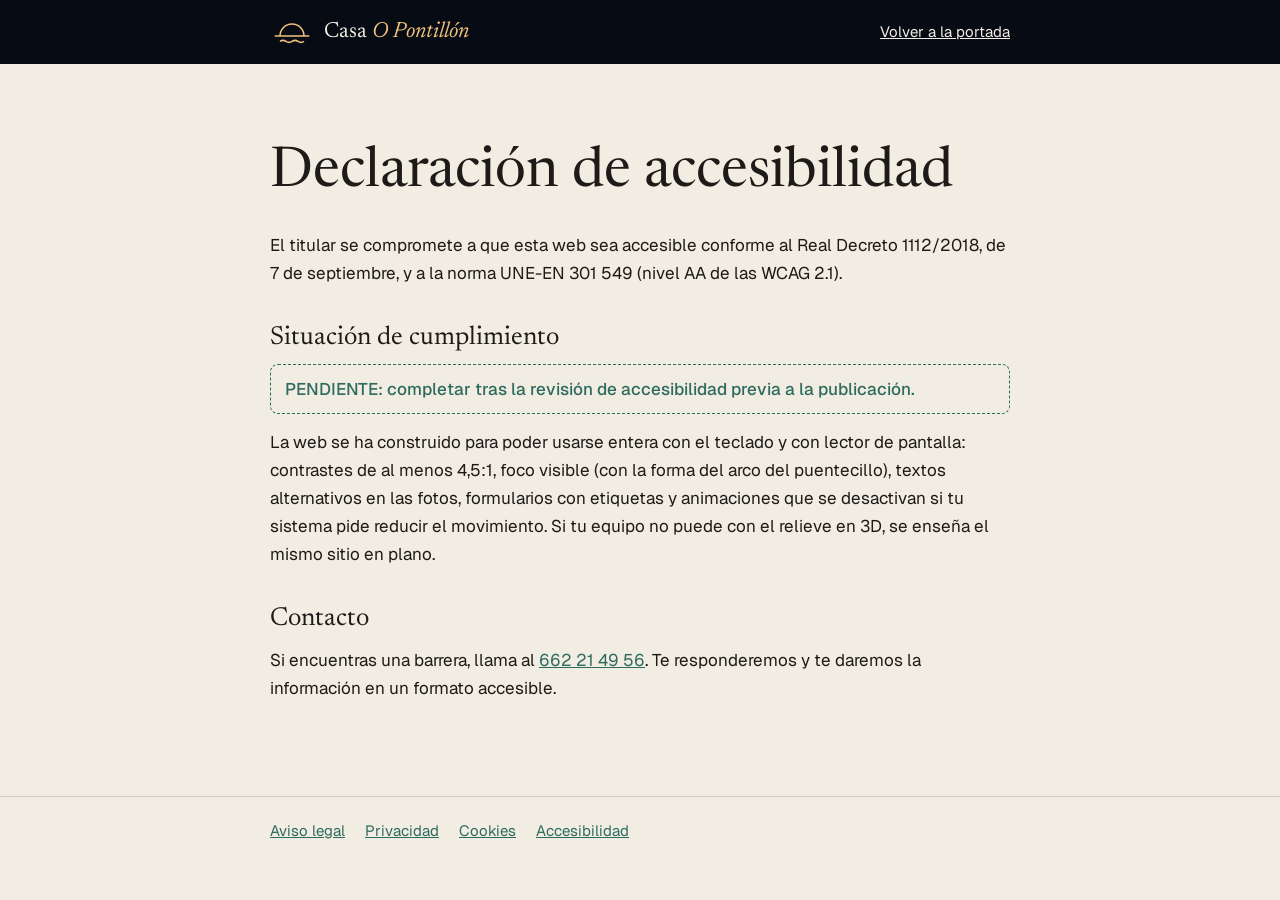
<file: accesibilidad.html>
<!DOCTYPE html>
<html lang="es">
<head>
<meta charset="utf-8">
<meta name="robots" content="noindex, nofollow">
<meta name="viewport" content="width=device-width, initial-scale=1">
<title>Declaración de accesibilidad · Casa O Pontillón</title>
<link rel="preconnect" href="https://fonts.googleapis.com">
<link rel="preconnect" href="https://fonts.gstatic.com" crossorigin>
<link rel="stylesheet" href="https://fonts.googleapis.com/css2?family=Geist:wght@400;500;600&family=Geist+Mono:wght@400;500&family=Newsreader:ital,opsz,wght@0,6..72,400;1,6..72,400&display=swap">
<link rel="stylesheet" href="css/legal.css?v=bdaa2aa6">
<link rel="icon" href="img/marca/favicon.svg" type="image/svg+xml">
<link rel="icon" href="img/marca/favicon-32.png" sizes="32x32" type="image/png">
</head>
<body>
<header class="legal-cab">
  <div class="env">
    <a class="legal-marca" href="index.html"><svg class="legal-arco" viewBox="0 0 64 48" aria-hidden="true"><path d="M6 30H58M14 30A18 18 0 0 1 50 30M14 38q4.5-3 9 0t9 0 9 0 9 0"/></svg><span>Casa <i>O Pontillón</i></span></a>
    <a class="volver" href="index.html">Volver a la portada</a>
  </div>
</header>
<main class="legal">
  <div class="env">
    <h1>Declaración de accesibilidad</h1>

<p>El titular se compromete a que esta web sea accesible conforme al Real Decreto 1112/2018, de 7 de septiembre, y a la norma UNE-EN 301 549 (nivel AA de las WCAG 2.1).</p>
<h2>Situación de cumplimiento</h2>
<p class="aviso">PENDIENTE: completar tras la revisión de accesibilidad previa a la publicación.</p>
<p>La web se ha construido para poder usarse entera con el teclado y con lector de pantalla: contrastes de al menos 4,5:1, foco visible (con la forma del arco del puentecillo), textos alternativos en las fotos, formularios con etiquetas y animaciones que se desactivan si tu sistema pide reducir el movimiento. Si tu equipo no puede con el relieve en 3D, se enseña el mismo sitio en plano.</p>
<h2>Contacto</h2>
<p>Si encuentras una barrera, llama al <a href="tel:+34662214956">662 21 49 56</a>. Te responderemos y te daremos la información en un formato accesible.</p>
  </div>
</main>
<footer class="legal-pie">
  <div class="env">
    <a href="aviso-legal.html">Aviso legal</a>
    <a href="privacidad.html">Privacidad</a>
    <a href="cookies.html">Cookies</a>
    <a href="accesibilidad.html">Accesibilidad</a>
  </div>
</footer>
</body>
</html>
</file>
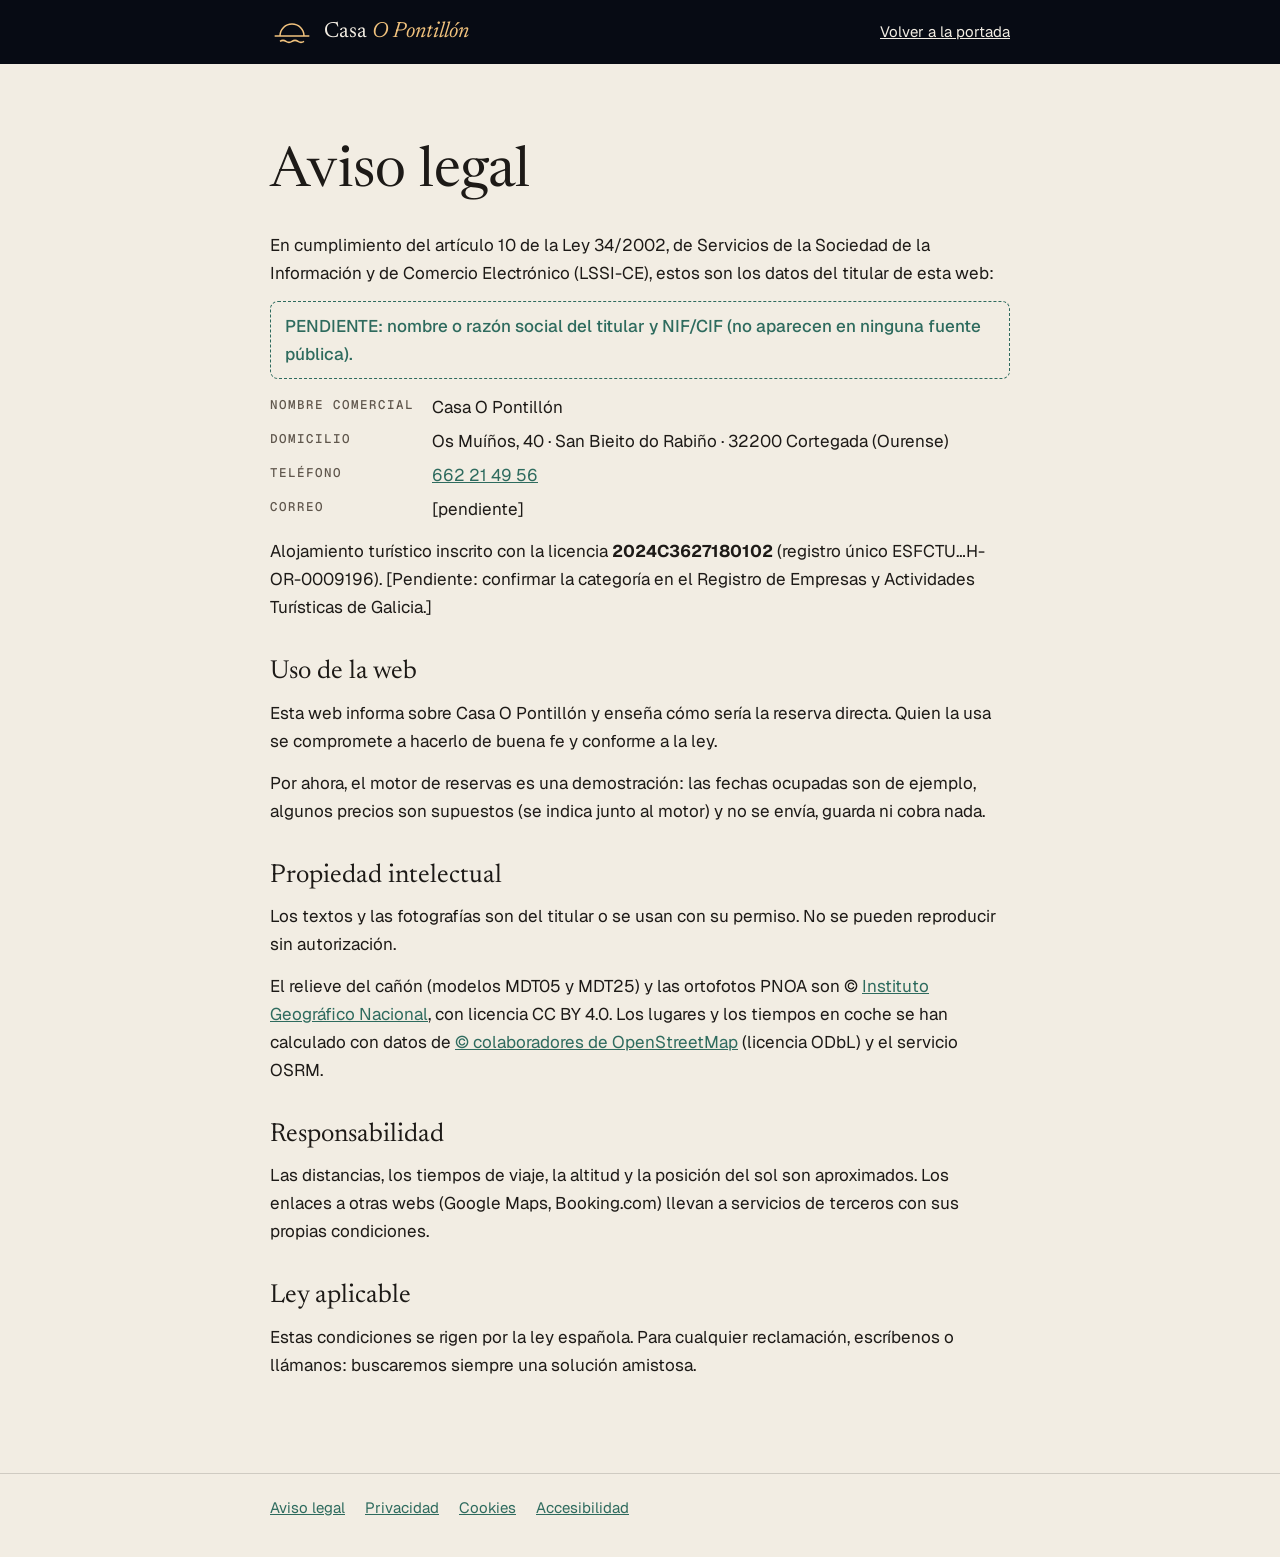
<file: aviso-legal.html>
<!DOCTYPE html>
<html lang="es">
<head>
<meta charset="utf-8">
<meta name="robots" content="noindex, nofollow">
<meta name="viewport" content="width=device-width, initial-scale=1">
<title>Aviso legal · Casa O Pontillón</title>
<link rel="preconnect" href="https://fonts.googleapis.com">
<link rel="preconnect" href="https://fonts.gstatic.com" crossorigin>
<link rel="stylesheet" href="https://fonts.googleapis.com/css2?family=Geist:wght@400;500;600&family=Geist+Mono:wght@400;500&family=Newsreader:ital,opsz,wght@0,6..72,400;1,6..72,400&display=swap">
<link rel="stylesheet" href="css/legal.css?v=bdaa2aa6">
<link rel="icon" href="img/marca/favicon.svg" type="image/svg+xml">
<link rel="icon" href="img/marca/favicon-32.png" sizes="32x32" type="image/png">
</head>
<body>
<header class="legal-cab">
  <div class="env">
    <a class="legal-marca" href="index.html"><svg class="legal-arco" viewBox="0 0 64 48" aria-hidden="true"><path d="M6 30H58M14 30A18 18 0 0 1 50 30M14 38q4.5-3 9 0t9 0 9 0 9 0"/></svg><span>Casa <i>O Pontillón</i></span></a>
    <a class="volver" href="index.html">Volver a la portada</a>
  </div>
</header>
<main class="legal">
  <div class="env">
    <h1>Aviso legal</h1>

<p>En cumplimiento del artículo 10 de la Ley 34/2002, de Servicios de la Sociedad de la Información y de Comercio Electrónico (LSSI-CE), estos son los datos del titular de esta web:</p>
<p class="aviso">PENDIENTE: nombre o razón social del titular y NIF/CIF (no aparecen en ninguna fuente pública).</p>
<dl>
  <dt>Nombre comercial</dt><dd>Casa O Pontillón</dd>
  <dt>Domicilio</dt><dd>Os Muíños, 40 · San Bieito do Rabiño · 32200 Cortegada (Ourense)</dd>
  <dt>Teléfono</dt><dd><a href="tel:+34662214956">662 21 49 56</a></dd>
  <dt>Correo</dt><dd>[pendiente]</dd>
</dl>
<p>Alojamiento turístico inscrito con la licencia <b class="nw">2024C3627180102</b> (registro único ESFCTU…H-OR-0009196). [Pendiente: confirmar la categoría en el Registro de Empresas y Actividades Turísticas de Galicia.]</p>
<h2>Uso de la web</h2>
<p>Esta web informa sobre Casa O Pontillón y enseña cómo sería la reserva directa. Quien la usa se compromete a hacerlo de buena fe y conforme a la ley.</p>
<p>Por ahora, el motor de reservas es una demostración: las fechas ocupadas son de ejemplo, algunos precios son supuestos (se indica junto al motor) y no se envía, guarda ni cobra nada.</p>
<h2>Propiedad intelectual</h2>
<p>Los textos y las fotografías son del titular o se usan con su permiso. No se pueden reproducir sin autorización.</p>
<p>El relieve del cañón (modelos MDT05 y MDT25) y las ortofotos PNOA son © <a href="https://www.ign.es">Instituto Geográfico Nacional</a>, con licencia CC BY 4.0. Los lugares y los tiempos en coche se han calculado con datos de <a href="https://www.openstreetmap.org/copyright">© colaboradores de OpenStreetMap</a> (licencia ODbL) y el servicio OSRM.</p>
<h2>Responsabilidad</h2>
<p>Las distancias, los tiempos de viaje, la altitud y la posición del sol son aproximados. Los enlaces a otras webs (Google Maps, Booking.com) llevan a servicios de terceros con sus propias condiciones.</p>
<h2>Ley aplicable</h2>
<p>Estas condiciones se rigen por la ley española. Para cualquier reclamación, escríbenos o llámanos: buscaremos siempre una solución amistosa.</p>
  </div>
</main>
<footer class="legal-pie">
  <div class="env">
    <a href="aviso-legal.html">Aviso legal</a>
    <a href="privacidad.html">Privacidad</a>
    <a href="cookies.html">Cookies</a>
    <a href="accesibilidad.html">Accesibilidad</a>
  </div>
</footer>
</body>
</html>
</file>
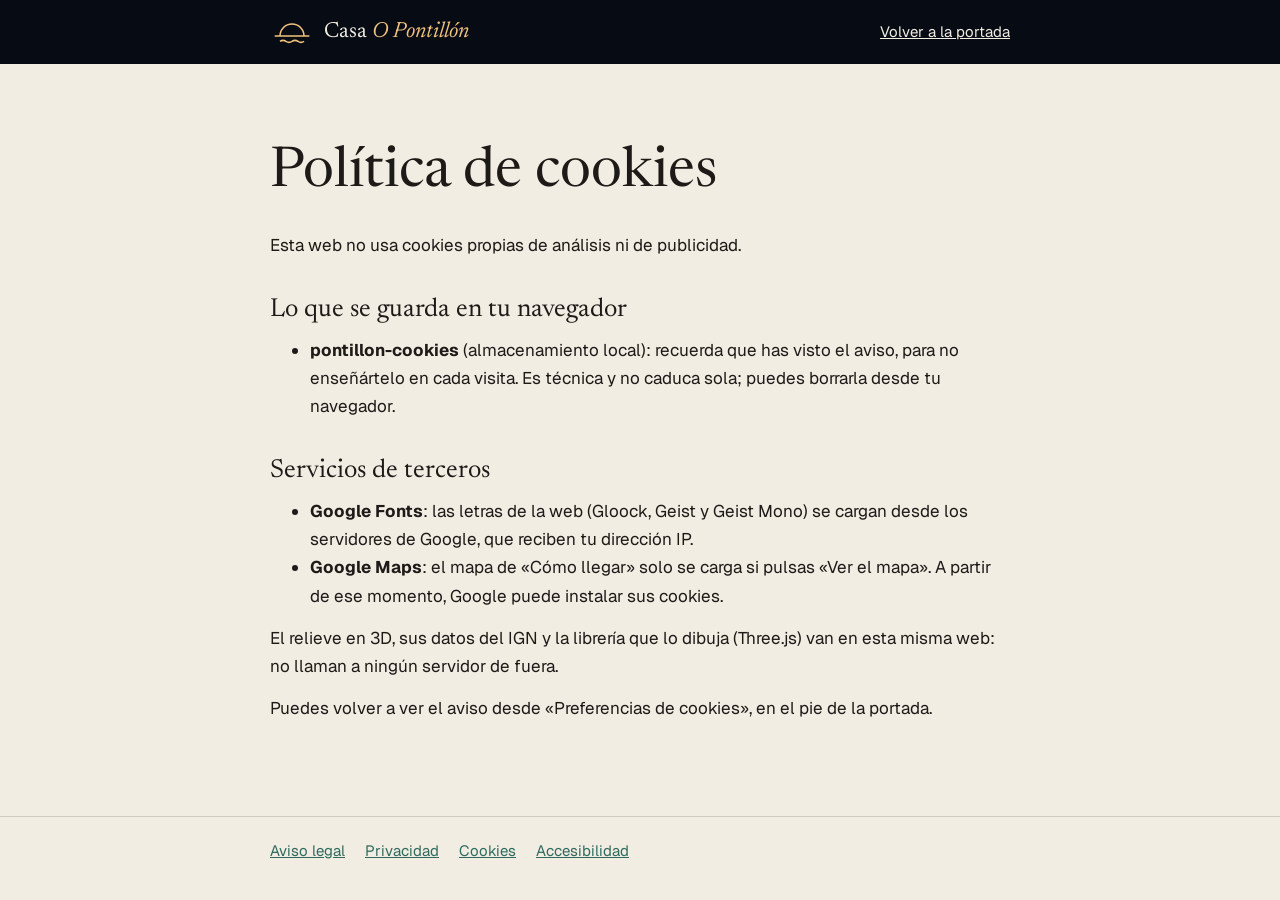
<file: cookies.html>
<!DOCTYPE html>
<html lang="es">
<head>
<meta charset="utf-8">
<meta name="robots" content="noindex, nofollow">
<meta name="viewport" content="width=device-width, initial-scale=1">
<title>Política de cookies · Casa O Pontillón</title>
<link rel="preconnect" href="https://fonts.googleapis.com">
<link rel="preconnect" href="https://fonts.gstatic.com" crossorigin>
<link rel="stylesheet" href="https://fonts.googleapis.com/css2?family=Geist:wght@400;500;600&family=Geist+Mono:wght@400;500&family=Newsreader:ital,opsz,wght@0,6..72,400;1,6..72,400&display=swap">
<link rel="stylesheet" href="css/legal.css?v=bdaa2aa6">
<link rel="icon" href="img/marca/favicon.svg" type="image/svg+xml">
<link rel="icon" href="img/marca/favicon-32.png" sizes="32x32" type="image/png">
</head>
<body>
<header class="legal-cab">
  <div class="env">
    <a class="legal-marca" href="index.html"><svg class="legal-arco" viewBox="0 0 64 48" aria-hidden="true"><path d="M6 30H58M14 30A18 18 0 0 1 50 30M14 38q4.5-3 9 0t9 0 9 0 9 0"/></svg><span>Casa <i>O Pontillón</i></span></a>
    <a class="volver" href="index.html">Volver a la portada</a>
  </div>
</header>
<main class="legal">
  <div class="env">
    <h1>Política de cookies</h1>

<p>Esta web no usa cookies propias de análisis ni de publicidad.</p>
<h2>Lo que se guarda en tu navegador</h2>
<ul>
  <li><b>pontillon-cookies</b> (almacenamiento local): recuerda que has visto el aviso, para no enseñártelo en cada visita. Es técnica y no caduca sola; puedes borrarla desde tu navegador.</li>
</ul>
<h2>Servicios de terceros</h2>
<ul>
  <li><b>Google Fonts</b>: las letras de la web (Gloock, Geist y Geist Mono) se cargan desde los servidores de Google, que reciben tu dirección IP.</li>
  <li><b>Google Maps</b>: el mapa de «Cómo llegar» solo se carga si pulsas «Ver el mapa». A partir de ese momento, Google puede instalar sus cookies.</li>
</ul>
<p>El relieve en 3D, sus datos del IGN y la librería que lo dibuja (Three.js) van en esta misma web: no llaman a ningún servidor de fuera.</p>
<p>Puedes volver a ver el aviso desde «Preferencias de cookies», en el pie de la portada.</p>
  </div>
</main>
<footer class="legal-pie">
  <div class="env">
    <a href="aviso-legal.html">Aviso legal</a>
    <a href="privacidad.html">Privacidad</a>
    <a href="cookies.html">Cookies</a>
    <a href="accesibilidad.html">Accesibilidad</a>
  </div>
</footer>
</body>
</html>
</file>
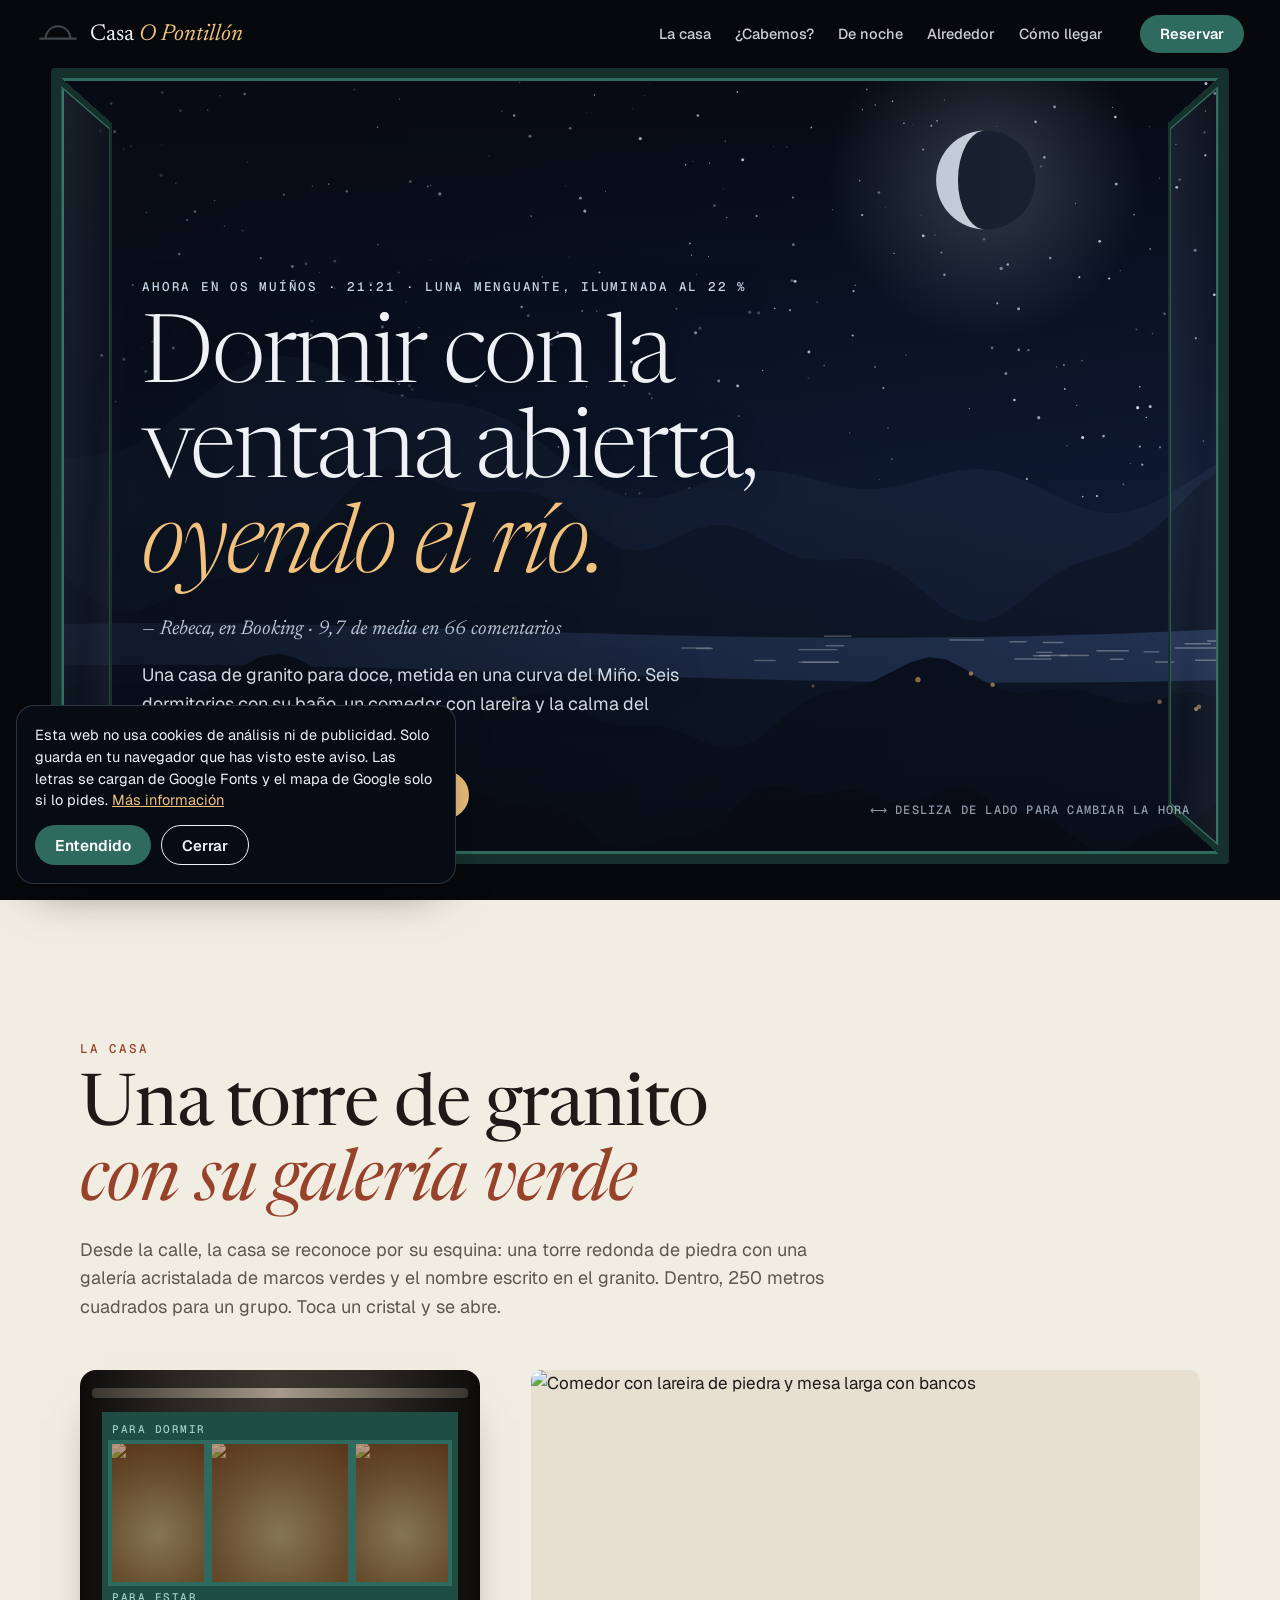
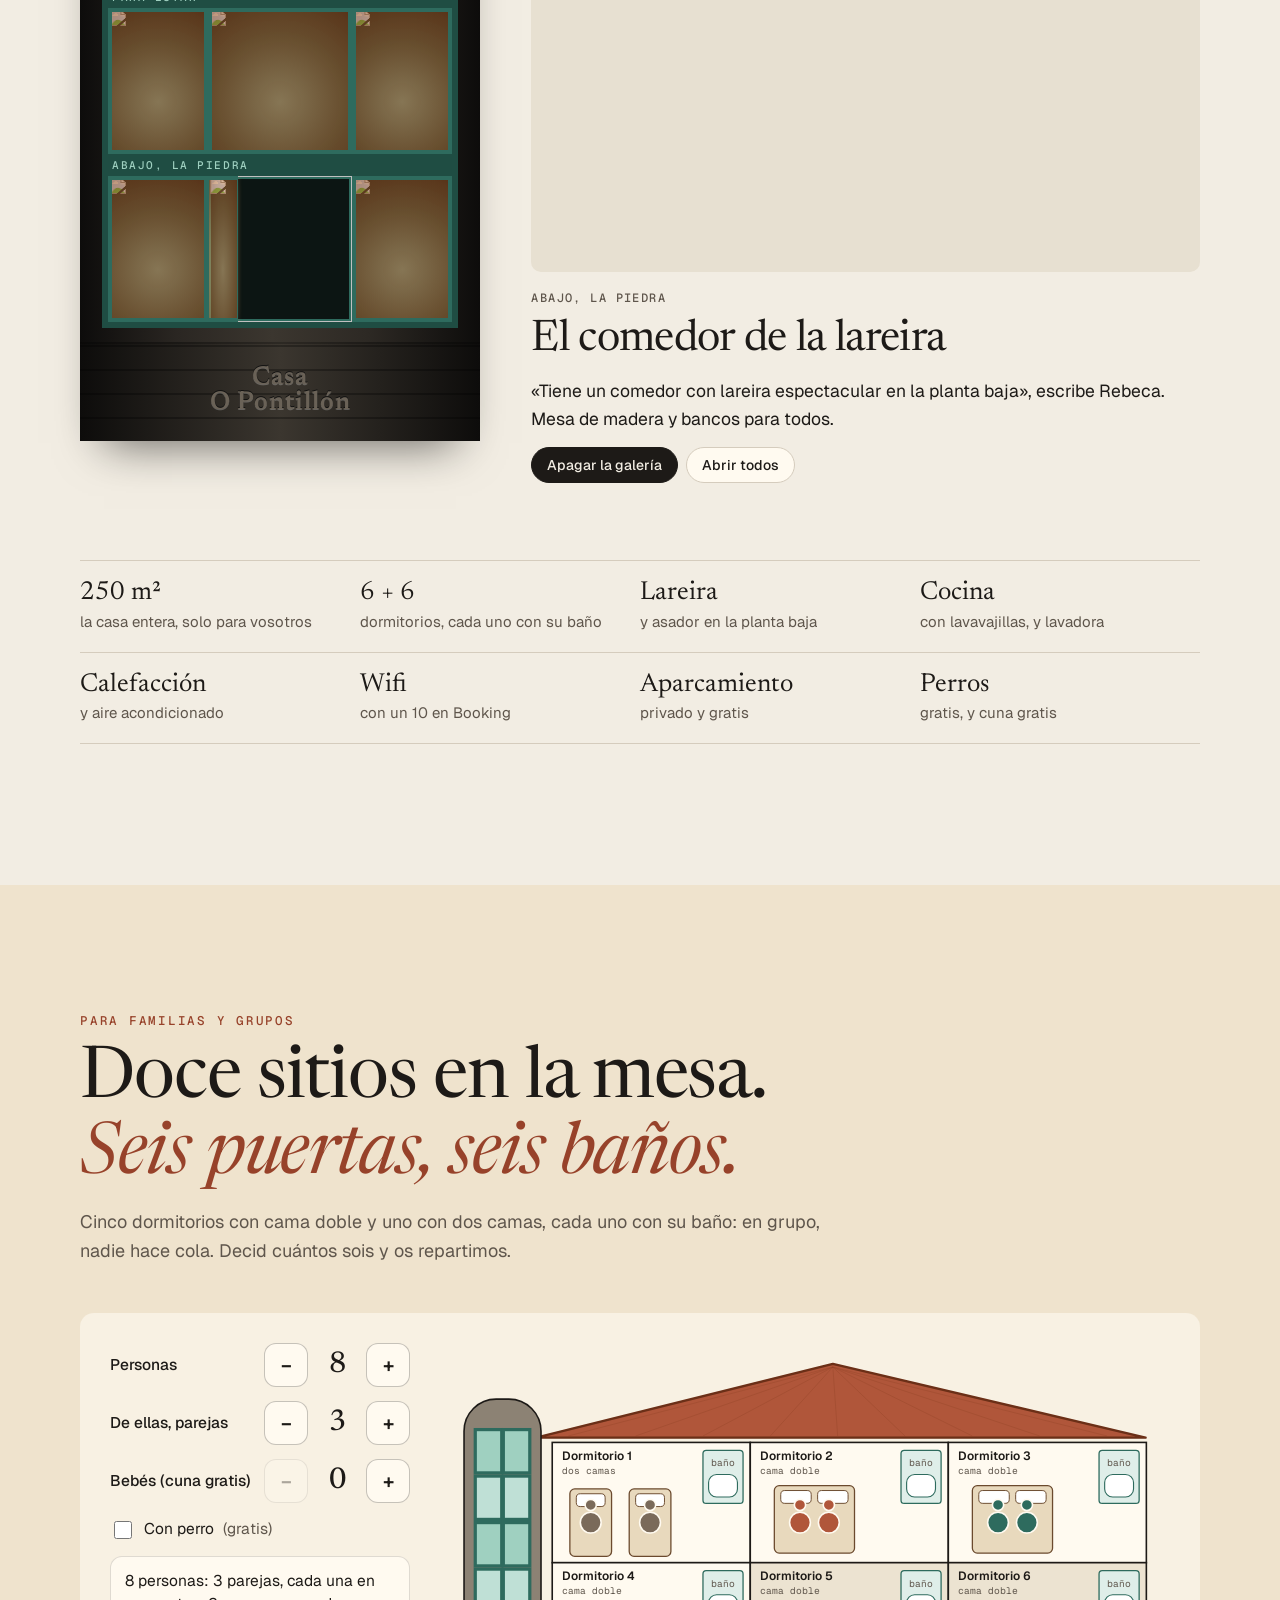
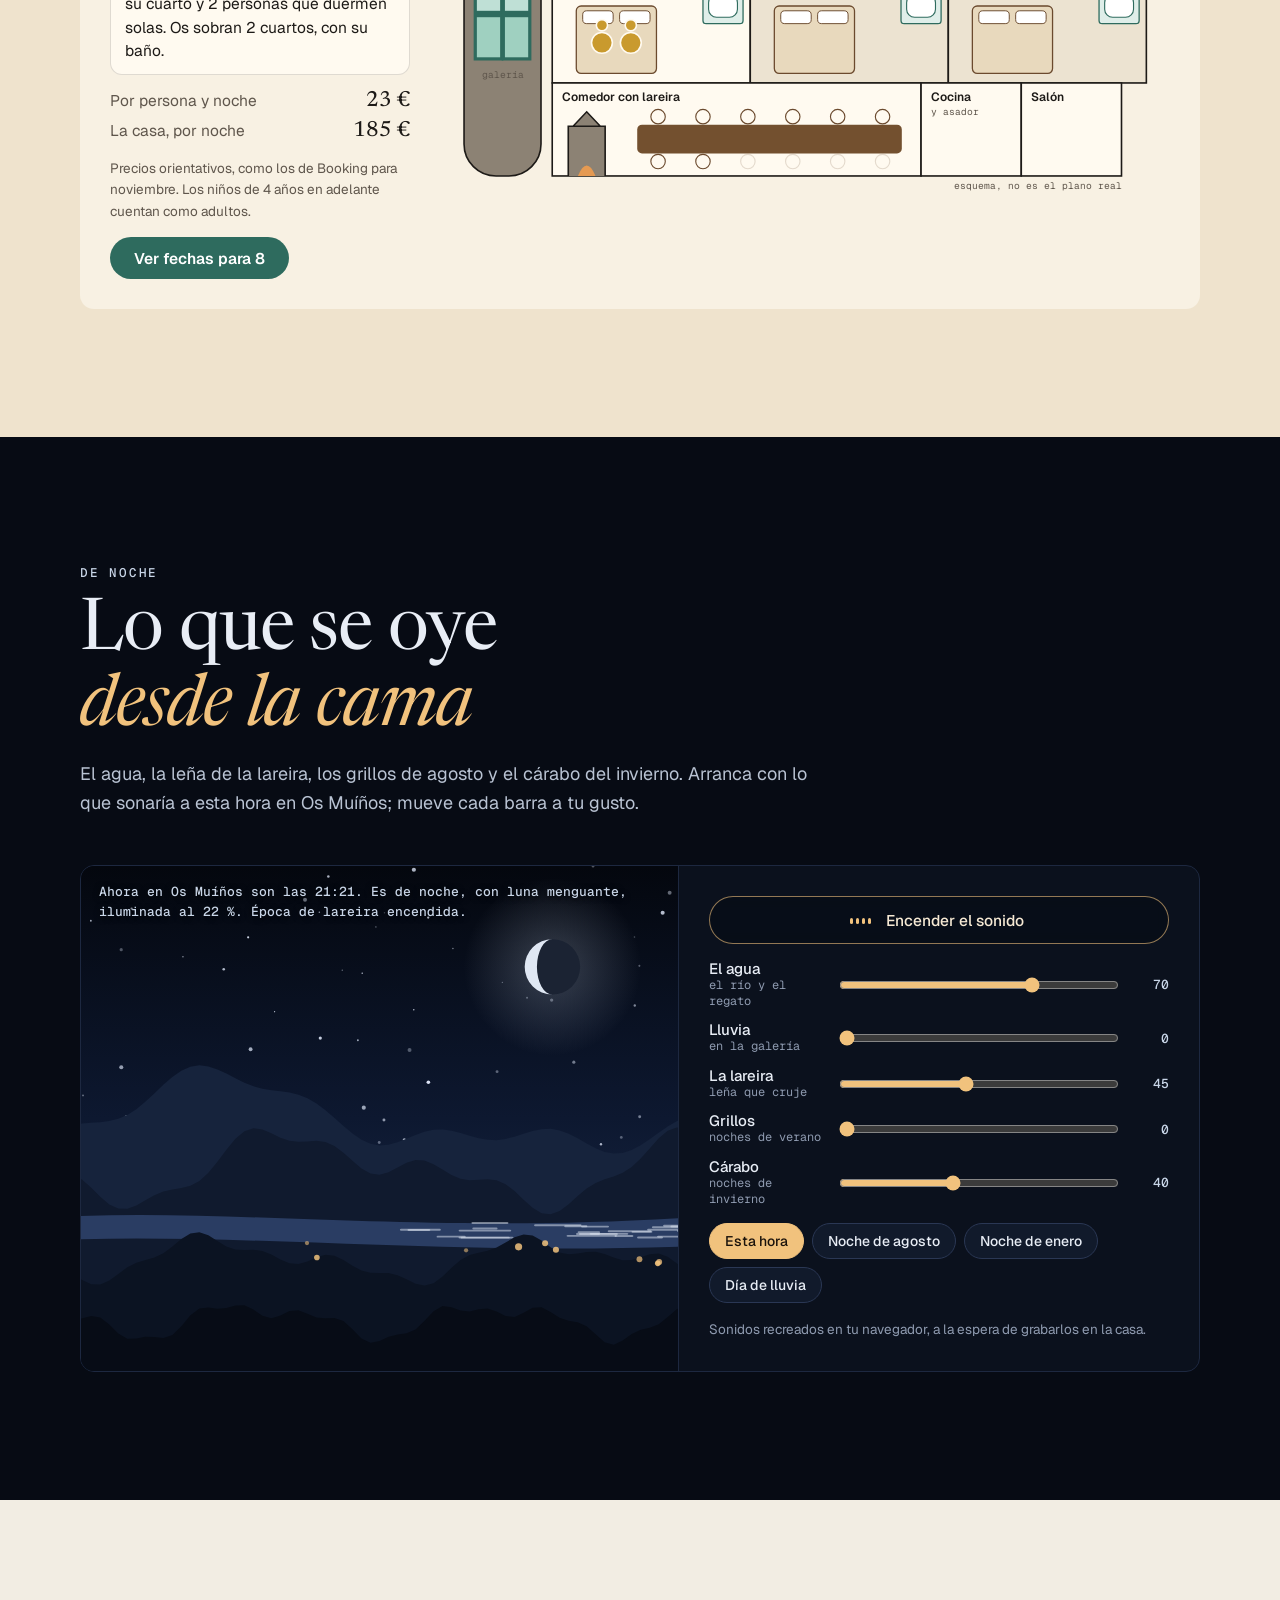
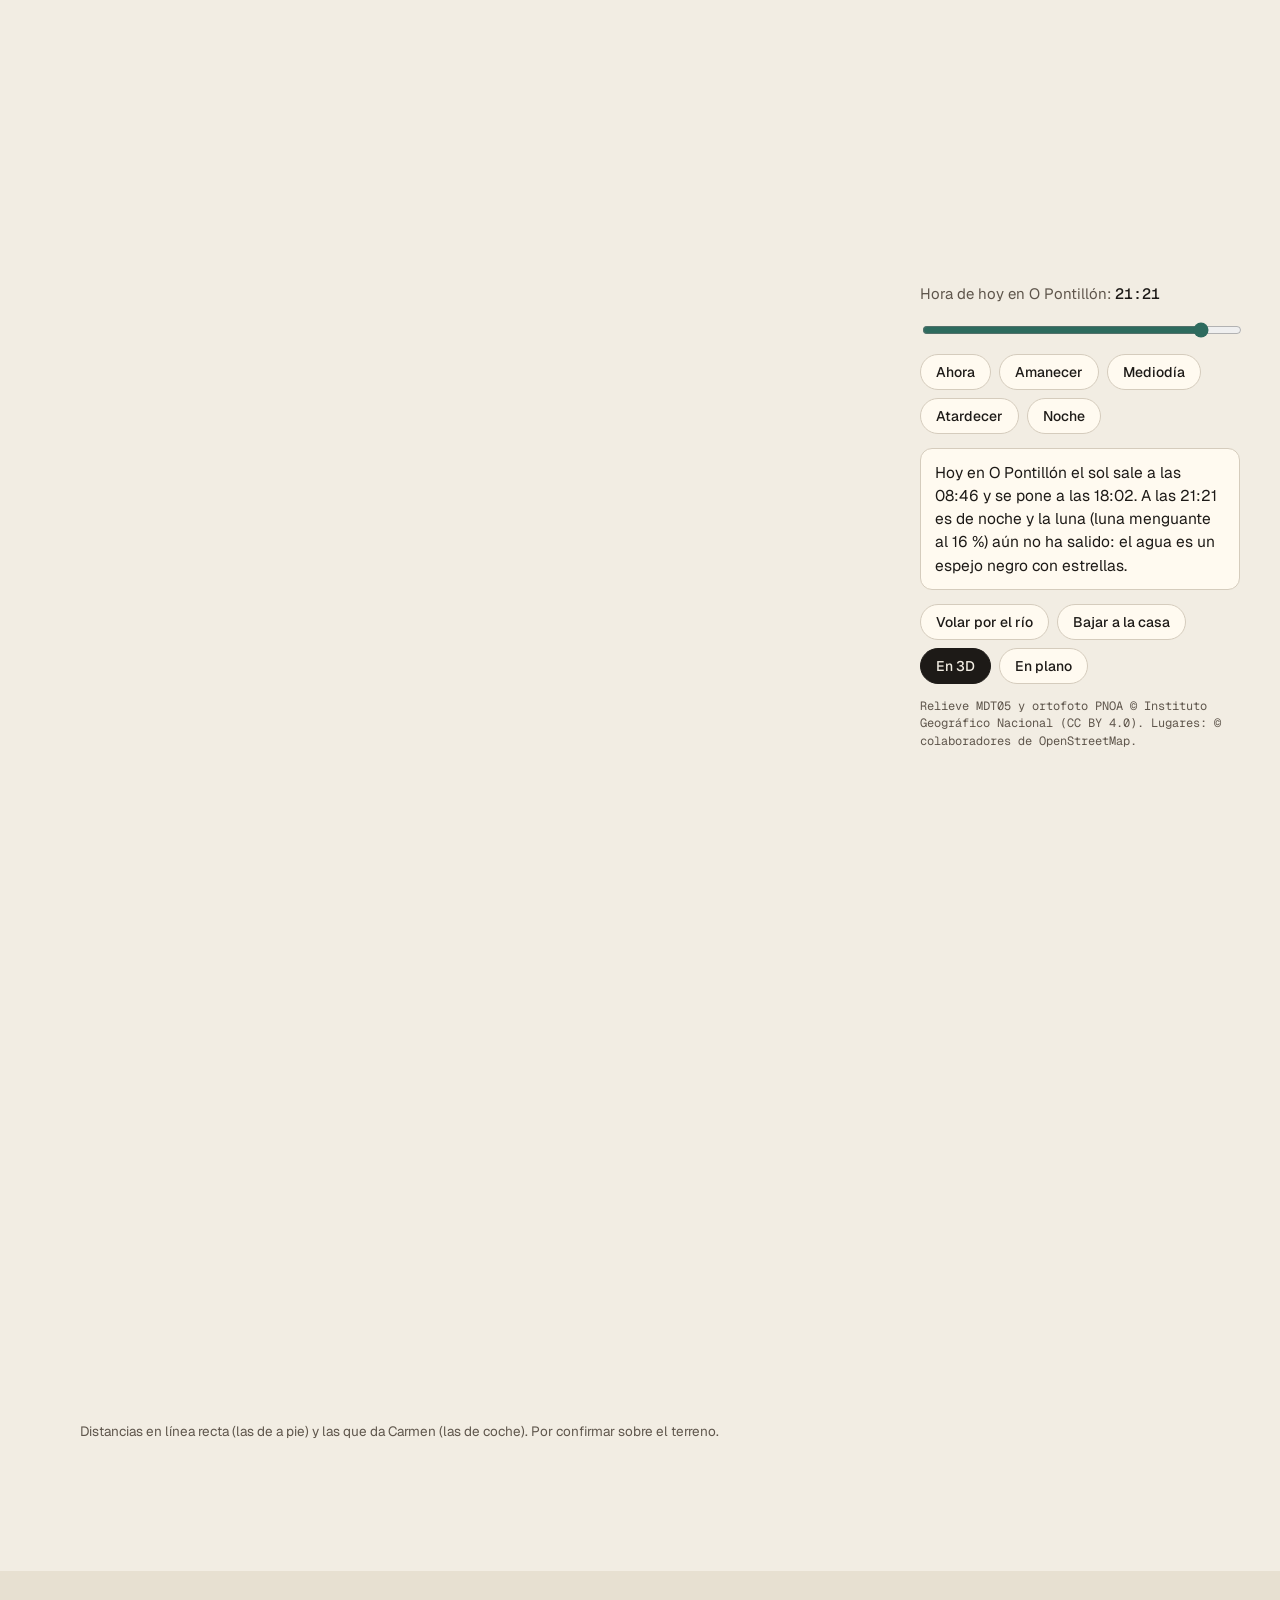
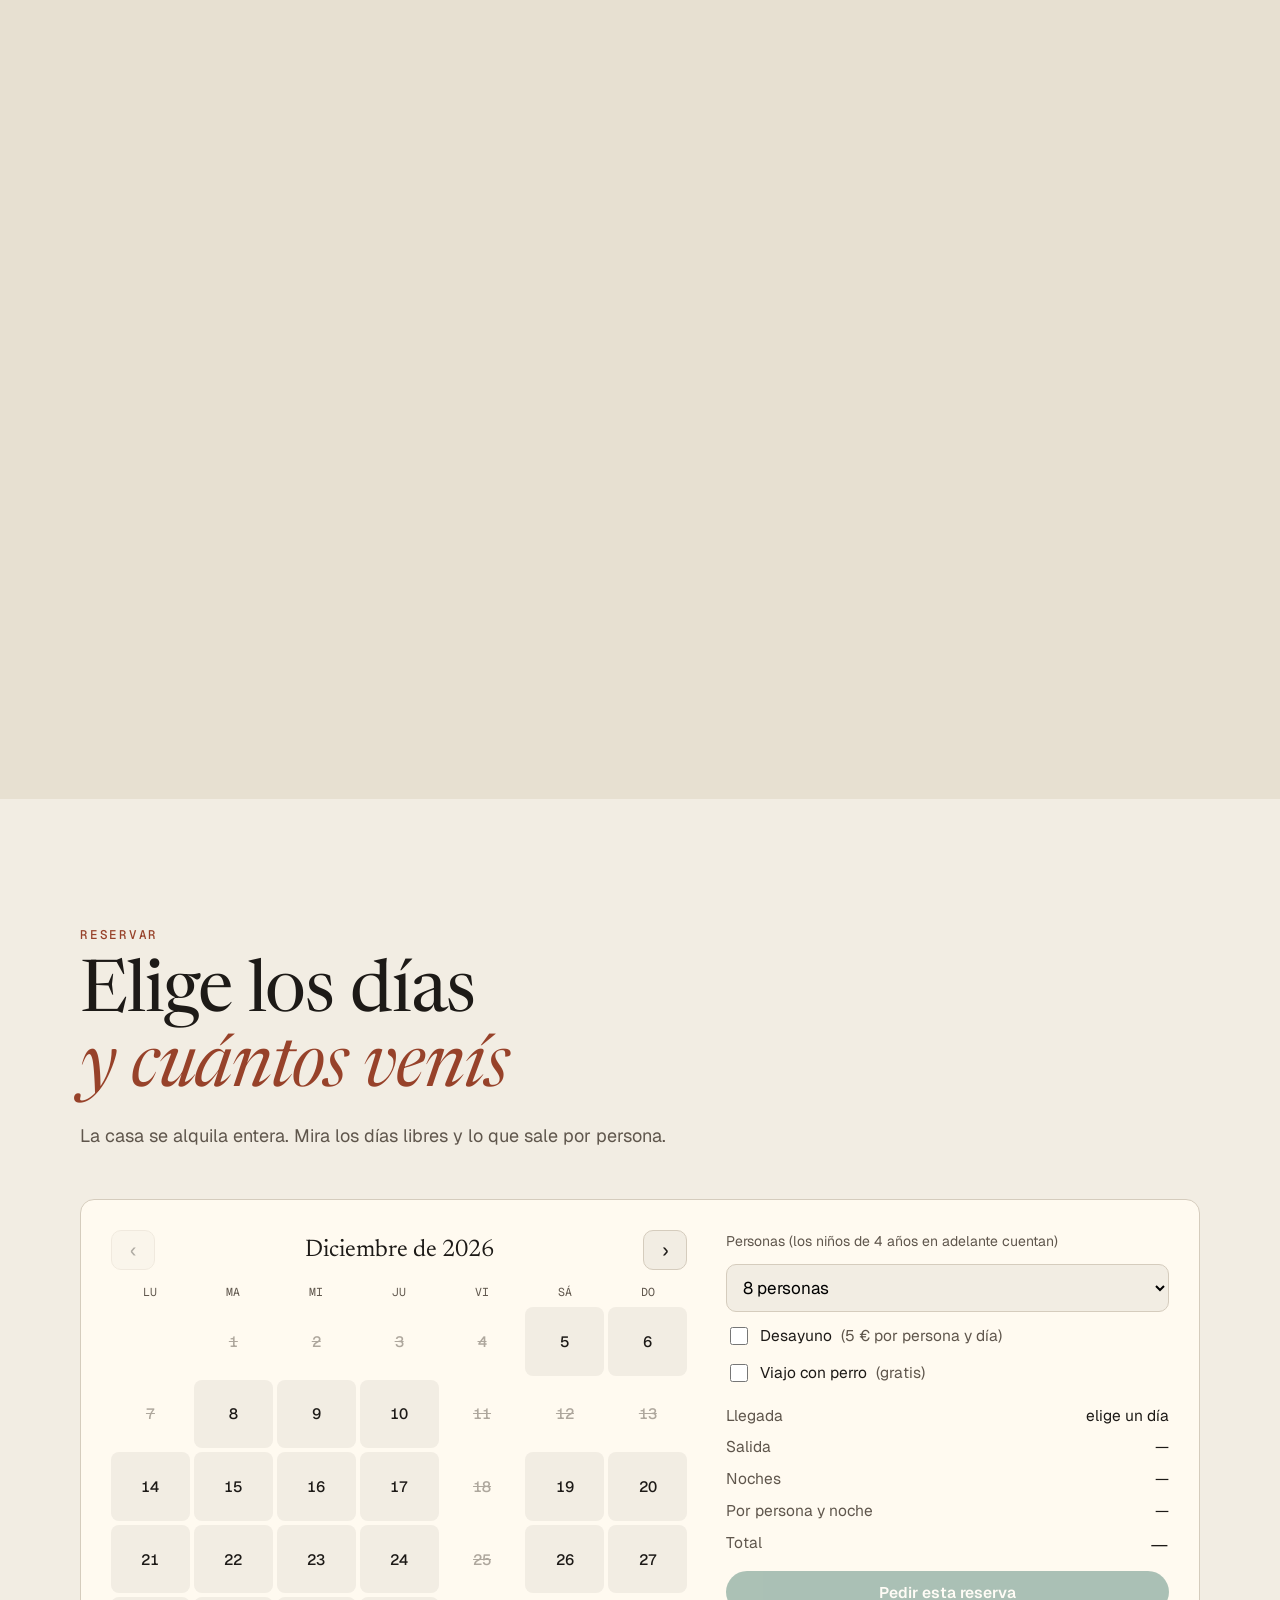
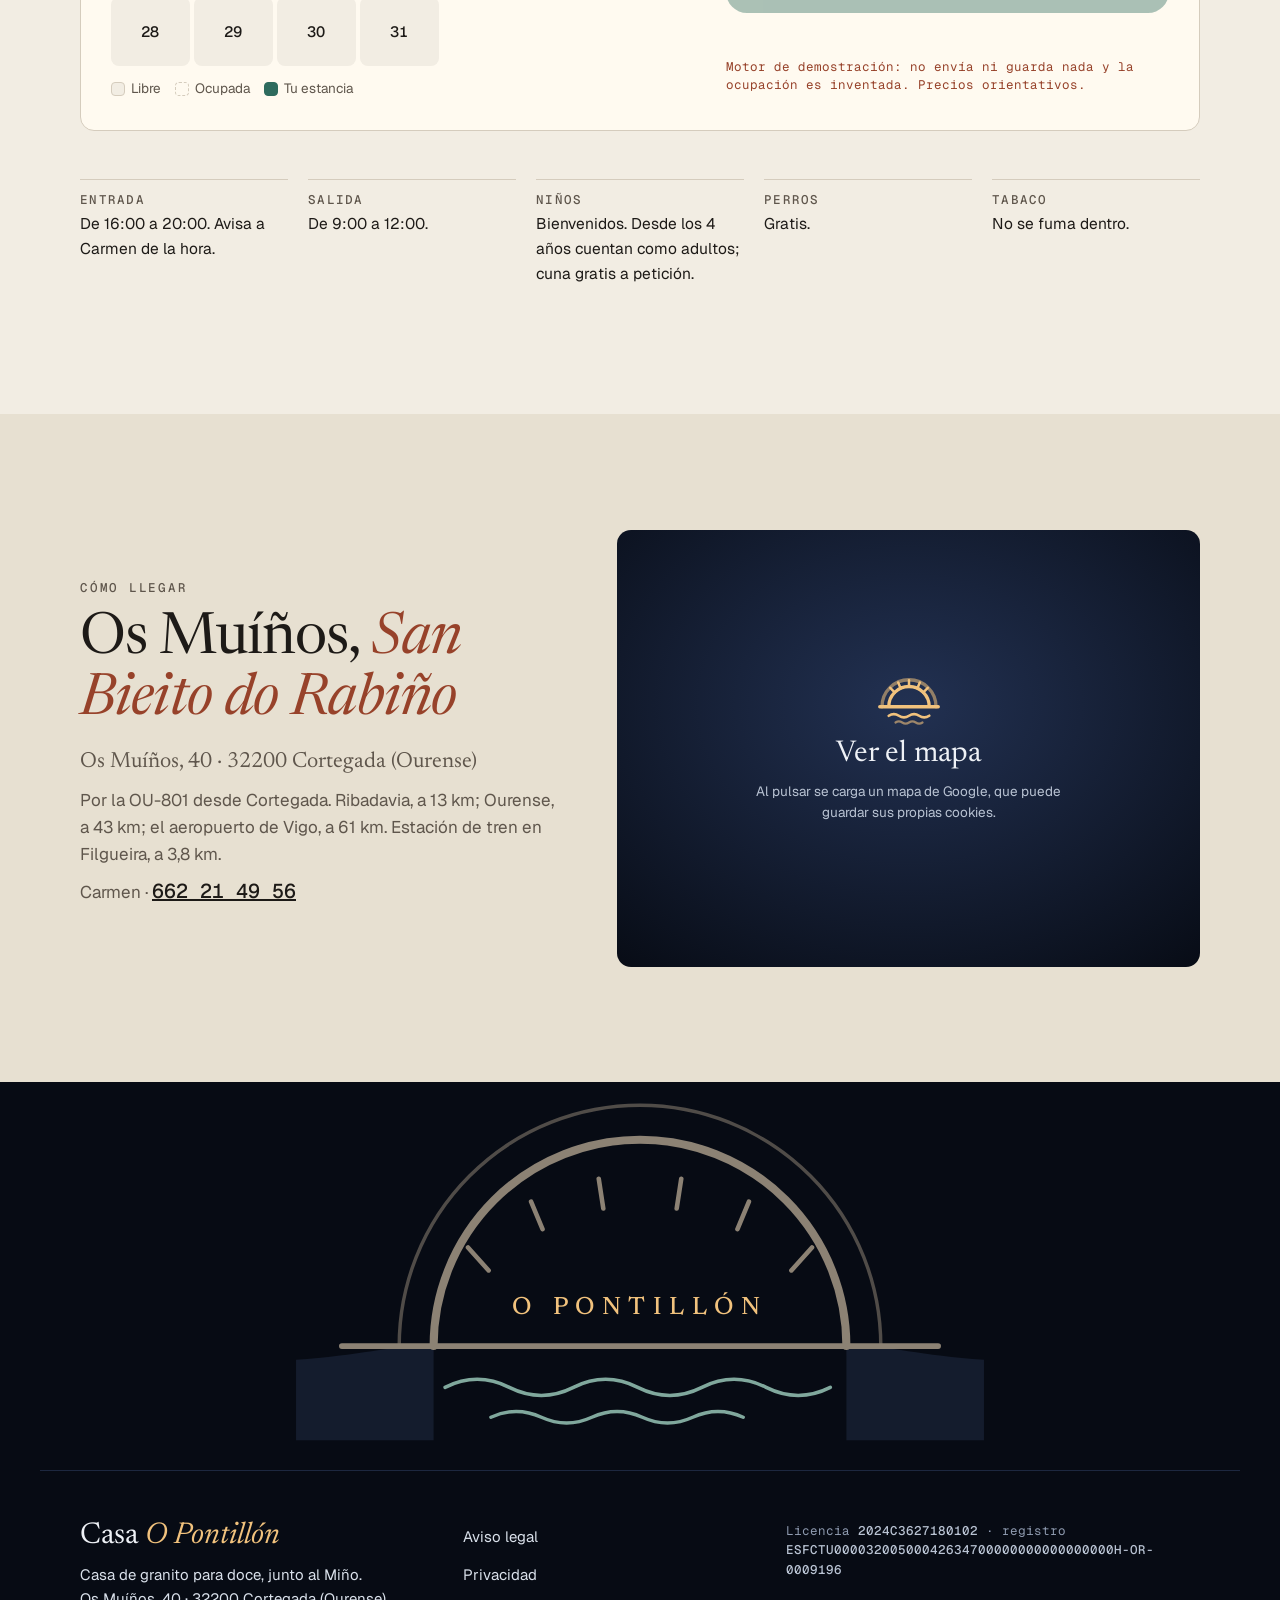
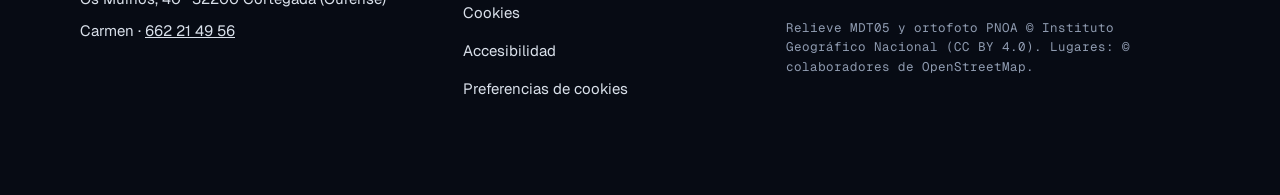
<file: index.src.html>
<!DOCTYPE html>
<html lang="es">
<head>
<meta charset="utf-8">
<meta name="robots" content="noindex, nofollow">
<meta name="viewport" content="width=device-width, initial-scale=1">
<title>Casa O Pontillón · Casa rural en Cortegada, junto al Miño</title>
<meta name="description" content="Casa entera de granito para doce en Os Muíños, Cortegada (Ourense), dentro de una curva del Miño. Seis dormitorios con su baño, comedor con lareira, asador y mascotas gratis.">
<meta name="theme-color" content="#070b14">
<link rel="icon" href="img/marca/favicon.svg" type="image/svg+xml">
<link rel="icon" href="img/marca/favicon-32.png" sizes="32x32" type="image/png">
<link rel="apple-touch-icon" href="img/marca/apple-touch-icon.png">
<link rel="manifest" href="manifest.json">
<meta property="og:type" content="website">
<meta property="og:locale" content="es_ES">
<meta property="og:title" content="Casa O Pontillón · Dormir con la ventana abierta, oyendo el río">
<meta property="og:description" content="Casa de granito para doce en Cortegada, en una curva del Miño. Seis dormitorios, cada uno con su baño.">
<meta property="og:image" content="img/og.jpg">
<script>
/* Antes de pintar: clases de estado, mando de maqueta y red de seguridad de la cortina */
(function () {
  var d = document.documentElement, reduce = false;
  try { reduce = matchMedia('(prefers-reduced-motion: reduce)').matches; } catch (e) {}
  d.classList.add('js', reduce ? 'sin-movimiento' : 'con-movimiento');
  // MANDO DE MAQUETA: la densidad solo se aplica si la URL lleva ?revision
  try { var q = new URLSearchParams(location.search); if (q.has('revision')) { d.classList.add('en-revision'); if (q.get('densidad') === 'sobria') d.classList.add('densidad-sobria'); } } catch (e) {}
  // fin del MANDO DE MAQUETA
  window.__pontFuera = function () {
    if (d.classList.contains('cortina-fuera')) return;
    d.classList.add('cortina-fuera'); d.classList.remove('cortina-puesta');
    document.dispatchEvent(new Event('pontillon:cortina-fuera'));
  };
  window.__pont3dFallo = function () { var e = document.getElementById('rio'); if (e && !e.classList.contains('con-3d')) e.classList.add('sin-3d'); var c = document.getElementById('rio-carga'); if (c) c.textContent = 'El 3D no ha cargado: aquí tienes el río en una imagen.'; };
  if (reduce) { window.__pontFuera(); return; }
  d.classList.add('cortina-puesta');
  // red de seguridad: si main.js no llega, la cortina se retira igual a los 6 s
  setTimeout(function () { var c = document.getElementById('cortina'); if (c) c.hidden = true; window.__pontFuera(); }, 6000);
})();
</script>
<link rel="preconnect" href="https://fonts.googleapis.com">
<link rel="preconnect" href="https://fonts.gstatic.com" crossorigin>
<link rel="stylesheet" href="https://fonts.googleapis.com/css2?family=Geist:wght@400;500;600&family=Geist+Mono:wght@400;500&family=Newsreader:ital,opsz,wght@0,6..72,300..600;1,6..72,300..500&display=swap" media="print" onload="this.media='all'">
<noscript><link rel="stylesheet" href="https://fonts.googleapis.com/css2?family=Geist:wght@400;500;600&family=Geist+Mono:wght@400;500&family=Newsreader:ital,opsz,wght@0,6..72,300..600;1,6..72,300..500&display=swap"></noscript>
<link rel="stylesheet" href="css/estilos.css?v=b2f2e1e9">
<link rel="stylesheet" href="css/3d.css?v=175eb4e5">
<script type="application/ld+json">{
  "@context": "https://schema.org",
  "@type": "LodgingBusiness",
  "name": "Casa O Pontillón",
  "description": "Casa entera de granito para doce personas: seis dormitorios con baño propio, comedor con lareira, asador y cocina. Junto al Miño, en Cortegada (Ourense).",
  "telephone": "+34 662 21 49 56",
  "address": { "@type": "PostalAddress", "streetAddress": "Os Muíños, 40, San Bieito do Rabiño", "postalCode": "32200", "addressLocality": "Cortegada", "addressRegion": "Ourense", "addressCountry": "ES" },
  "geo": { "@type": "GeoCoordinates", "latitude": 42.21599, "longitude": -8.16337 },
  "checkinTime": "16:00", "checkoutTime": "12:00", "petsAllowed": true, "numberOfRooms": 6,
  "aggregateRating": { "@type": "AggregateRating", "ratingValue": "9.7", "bestRating": "10", "reviewCount": "66" }
}</script>
</head>
<body>
<a class="saltar" href="#principal">Saltar al contenido</a>

<!-- CORTINA: los cristales de la galería se encienden uno a uno, de abajo arriba -->
<div class="cortina" id="cortina" aria-hidden="true">
  <div class="cortina-galeria" id="cortina-galeria"><i></i><i></i><i></i><i></i><i></i><i></i><i></i><i></i></div>
  <p class="cortina-nombre"><span>Casa</span>O Pontillón</p>
</div>

<header class="cab" id="cab">
  <a class="cab-marca" href="#arriba" aria-label="Casa O Pontillón, volver al principio">
    <svg class="cab-puente" viewBox="0 0 64 48" aria-hidden="true">
      <path class="base" d="M6 30H58M14 30A18 18 0 0 1 50 30"/>
      <path class="lectura" id="cab-lectura" pathLength="1" d="M14 30A18 18 0 0 1 50 30"/>
      <path class="ondas" id="cab-ondas" d="M14 38q4.5-3 9 0t9 0 9 0 9 0M20 44q3-2 6 0t6 0 6 0 6 0"/>
    </svg>
    <span class="cab-nombre">Casa <i>O Pontillón</i></span>
  </a>
  <nav class="cab-nav" aria-label="Secciones">
    <a href="#casa">La casa</a>
    <a href="#dormir">¿Cabemos?</a>
    <a href="#noche">De noche</a>
    <a href="#alrededor">Alrededor</a>
    <a href="#llegar">Cómo llegar</a>
  </nav>
  <a class="btn cab-reservar" href="#reserva">Reservar</a>
  <button type="button" class="cab-menu" id="menu-btn" aria-expanded="false" aria-controls="menu-movil">Menú</button>
</header>
<div class="menu-movil" id="menu-movil" hidden>
  <nav aria-label="Menú">
    <a href="#casa">La casa</a>
    <a href="#dormir">¿Cabemos?</a>
    <a href="#noche">De noche</a>
    <a href="#alrededor">Alrededor</a>
    <a href="#opiniones">Opiniones</a>
    <a href="#reserva">Reservar</a>
    <a href="#llegar">Cómo llegar</a>
  </nav>
  <p class="menu-tel">Carmen · <a href="tel:+34662214956">662 21 49 56</a></p>
</div>

<main id="principal">

<!-- PORTADA: la ventana abierta al valle, con el cielo de ahora. Arrastrar de lado mueve la hora -->
<section class="portada" id="arriba" aria-labelledby="t-portada">
  <div class="cielos" id="cielos" aria-hidden="true">
    <svg class="cielo es-noche" id="cielo-noche" viewBox="0 0 1600 1000" preserveAspectRatio="xMidYMid slice"></svg>
    <svg class="cielo es-dia" id="cielo-dia" viewBox="0 0 1600 1000" preserveAspectRatio="xMidYMid slice"></svg>
  </div>
  <div class="ventana" aria-hidden="true"><i class="hoja izq"></i><i class="hoja der"></i></div>
  <div class="portada-txt">
    <p class="ant" id="portada-ahora">Os Muíños · Cortegada · junto al Miño</p>
    <h1 id="t-portada">Dormir con la ventana abierta, <i>oyendo el río.</i></h1>
    <p class="firma">Rebeca, en Booking · 9,7 de media en 66 comentarios</p>
    <p class="bajada">Una casa de granito para doce, metida en una curva del Miño. Seis dormitorios con su baño, un comedor con lareira y la calma del Ribeiro.</p>
    <div class="portada-botones">
      <button type="button" class="oir" id="oir-portada" aria-pressed="false"><span class="ondas" aria-hidden="true"><i></i><i></i><i></i><i></i></span><span class="t">Escuchar el río</span></button>
      <a class="btn" href="#reserva">Ver fechas</a>
    </div>
  </div>
  <p class="portada-pista" id="portada-pista" aria-hidden="true">Desliza de lado para cambiar la hora</p>
</section>

<!-- LA CASA, CRISTAL A CRISTAL -->
<section class="casa" id="casa" aria-labelledby="t-casa">
  <div class="env">
    <header class="sec-cab">
      <p class="ant">La casa</p>
      <h2 id="t-casa">Una torre de granito <i>con su galería verde</i></h2>
      <p>Desde la calle, la casa se reconoce por su esquina: una torre redonda de piedra con una galería acristalada de marcos verdes y el nombre escrito en el granito. Dentro, 250 metros cuadrados para un grupo. Toca un cristal y se abre.</p>
    </header>
    <div class="galeria" id="galeria">
      <div class="g-torre">
        <div class="g-cornisa"></div>
        <div class="g-panel" role="group" aria-label="Cristales de la galería: cada uno abre una parte de la casa">
          <span class="planta-rot">Para dormir</span>
          <button type="button" class="cristal" data-i="0" aria-pressed="false" aria-label="Un cuarto con la ventana al verde"><img data-foto="dorm-verde" alt="" sizes="160px"><span class="hoja"></span></button>
          <button type="button" class="cristal" data-i="1" aria-pressed="false" aria-label="Seis puertas, seis baños"><img data-foto="dorm-cuadros" alt="" sizes="160px"><span class="hoja"></span></button>
          <button type="button" class="cristal" data-i="2" aria-pressed="false" aria-label="El de las dos camas"><img data-foto="dorm-dos" alt="" sizes="160px"><span class="hoja"></span></button>
          <span class="planta-rot">Para estar</span>
          <button type="button" class="cristal" data-i="3" aria-pressed="false" aria-label="El salón"><img data-foto="salon" alt="" sizes="160px"><span class="hoja"></span></button>
          <button type="button" class="cristal" data-i="4" aria-pressed="false" aria-label="Una cocina para un grupo"><img data-foto="cocina" alt="" sizes="160px"><span class="hoja"></span></button>
          <button type="button" class="cristal" data-i="5" aria-pressed="false" aria-label="La mesa larga"><img data-foto="mantel" alt="" sizes="160px"><span class="hoja"></span></button>
          <span class="planta-rot">Abajo, la piedra</span>
          <button type="button" class="cristal" data-i="6" aria-pressed="false" aria-label="La entrada de granito"><img data-foto="entrada" alt="" sizes="160px"><span class="hoja"></span></button>
          <button type="button" class="cristal" data-i="7" aria-pressed="true" aria-label="El comedor de la lareira"><img data-foto="lareira" alt="" sizes="160px"><span class="hoja"></span></button>
          <button type="button" class="cristal" data-i="8" aria-pressed="false" aria-label="Lo que guarda la pared"><img data-foto="piedra" alt="" sizes="160px"><span class="hoja"></span></button>
        </div>
        <div class="g-base"><span>Casa<br>O Pontillón</span></div>
      </div>
      <div class="g-detalle" aria-live="polite">
        <div class="g-fotos">
          <figure data-i="0" hidden><img data-foto="dorm-verde" alt="Dormitorio doble con cabecero de hierro y la ventana abierta a los árboles" sizes="(max-width: 860px) 100vw, 640px"></figure>
          <figure data-i="1" hidden><img data-foto="dorm-cuadros" alt="Dormitorio con colcha de cuadros verdes y armario de madera" sizes="(max-width: 860px) 100vw, 640px"></figure>
          <figure data-i="2" hidden><img data-foto="dorm-dos" alt="Dormitorio con dos camas individuales de colcha naranja" sizes="(max-width: 860px) 100vw, 640px"></figure>
          <figure data-i="3" hidden><img data-foto="salon" alt="Salón con tresillos, mesa baja y tele" sizes="(max-width: 860px) 100vw, 640px"></figure>
          <figure data-i="4" hidden><img data-foto="cocina" alt="Cocina grande con fogones, horno y armarios claros" sizes="(max-width: 860px) 100vw, 640px"></figure>
          <figure data-i="5" hidden><img data-foto="mantel" alt="Comedor con dos mesas en fila y manteles de cuadros" sizes="(max-width: 860px) 100vw, 640px"></figure>
          <figure data-i="6" hidden><img data-foto="entrada" alt="Recibidor con paredes de granito, escalera de madera y una barrica" sizes="(max-width: 860px) 100vw, 640px"></figure>
          <figure data-i="7"><img data-foto="lareira" alt="Comedor con lareira de piedra y mesa larga con bancos" sizes="(max-width: 860px) 100vw, 640px"></figure>
          <figure data-i="8" hidden><img data-foto="piedra" alt="Muro de granito con una repisa de cántaros, faroles y una radio antigua" sizes="(max-width: 860px) 100vw, 640px"></figure>
        </div>
        <p class="g-planta" id="g-planta">Abajo, la piedra</p>
        <h3 id="g-tit">El comedor de la lareira</h3>
        <p id="g-txt">«Tiene un comedor con lareira espectacular en la planta baja», escribe Rebeca. Mesa de madera y bancos para todos.</p>
        <div class="fila"><button type="button" class="chip" id="g-noche" aria-pressed="false">Encender la galería</button><button type="button" class="chip" id="g-todos" aria-pressed="false">Abrir todos</button></div>
      </div>
    </div>
    <ul class="servicios" aria-label="Lo que tiene la casa">
      <li><b>250 m²</b>la casa entera, solo para vosotros</li>
      <li><b>6 + 6</b>dormitorios, cada uno con su baño</li>
      <li><b>Lareira</b>y asador en la planta baja</li>
      <li><b>Cocina</b>con lavavajillas, y lavadora</li>
      <li><b>Calefacción</b>y aire acondicionado</li>
      <li><b>Wifi</b>con un 10 en Booking</li>
      <li><b>Aparcamiento</b>privado y gratis</li>
      <li><b>Perros</b>gratis, y cuna gratis</li>
    </ul>
  </div>
</section>

<!-- ¿CÓMO DORMIMOS? Grupo, cuartos, baños, mesa y precio -->
<section class="dormir" id="dormir" aria-labelledby="t-dormir">
  <div class="env">
    <header class="sec-cab">
      <p class="ant">Para familias y grupos</p>
      <h2 id="t-dormir">Doce sitios en la mesa. <i>Seis puertas, seis baños.</i></h2>
      <p>Cinco dormitorios con cama doble y uno con dos camas, cada uno con su baño: en grupo, nadie hace cola. Decid cuántos sois y os repartimos.</p>
    </header>
    <div class="grupo" id="grupo">
      <div class="g-mandos">
        <div class="paso"><span>Personas</span><button type="button" data-d="n" data-v="-1" aria-label="Una persona menos">−</button><output id="c-n" aria-live="polite">8</output><button type="button" data-d="n" data-v="1" aria-label="Una persona más">+</button></div>
        <div class="paso"><span>De ellas, parejas</span><button type="button" data-d="p" data-v="-1" aria-label="Una pareja menos">−</button><output id="c-p">3</output><button type="button" data-d="p" data-v="1" aria-label="Una pareja más">+</button></div>
        <div class="paso"><span>Bebés (cuna gratis)</span><button type="button" data-d="b" data-v="-1" aria-label="Un bebé menos">−</button><output id="c-b">0</output><button type="button" data-d="b" data-v="1" aria-label="Un bebé más">+</button></div>
        <label class="casilla"><input type="checkbox" id="c-perro"> Con perro <span>(gratis)</span></label>
        <p class="g-res" id="c-res" aria-live="polite"></p>
        <dl class="g-precio"><dt>Por persona y noche</dt><dd id="c-pp">—</dd><dt>La casa, por noche</dt><dd id="c-noche">—</dd></dl>
        <p class="nota">Precios orientativos, como los de Booking para noviembre. Los niños de 4 años en adelante cuentan como adultos.</p>
        <button type="button" class="btn" id="c-ir">Ver fechas para 8</button>
      </div>
      <svg class="esquema" id="esquema" viewBox="0 0 900 560" role="img" aria-label="Esquema de la casa con los seis dormitorios, sus baños y quién duerme en cada uno"></svg>
    </div>
  </div>
</section>

<!-- DE NOCHE: lo que se oye desde la cama -->
<section class="noche" id="noche" aria-labelledby="t-noche">
  <div class="env">
    <header class="sec-cab">
      <p class="ant">De noche</p>
      <h2 id="t-noche">Lo que se oye <i>desde la cama</i></h2>
      <p>El agua, la leña de la lareira, los grillos de agosto y el cárabo del invierno. Arranca con lo que sonaría a esta hora en Os Muíños; mueve cada barra a tu gusto.</p>
    </header>
    <div class="sonido" id="sonido">
      <div class="s-ventana">
        <svg id="cielo-sonido" viewBox="0 0 600 420" preserveAspectRatio="xMidYMid slice" aria-hidden="true"></svg>
        <canvas id="onda" aria-hidden="true"></canvas>
        <p class="s-ahora" id="s-ahora">—</p>
      </div>
      <div class="s-mesa">
        <button type="button" class="oir grande" id="oir-noche" aria-pressed="false"><span class="ondas" aria-hidden="true"><i></i><i></i><i></i><i></i></span><span class="t">Encender el sonido</span></button>
        <div class="pistas" id="pistas"></div>
        <div class="fila" role="group" aria-label="Momentos"><button type="button" class="chip" data-mez="ahora" aria-pressed="true">Esta hora</button><button type="button" class="chip" data-mez="verano">Noche de agosto</button><button type="button" class="chip" data-mez="invierno">Noche de enero</button><button type="button" class="chip" data-mez="lluvia">Día de lluvia</button></div>
        <p class="nota">Sonidos recreados en tu navegador, a la espera de grabarlos en la casa.</p>
      </div>
    </div>
  </div>
</section>

<!-- ALREDEDOR: el Miño en 3D (lo pinta el módulo 3D en #rio) y los lugares -->
<section class="alrededor" id="alrededor" aria-labelledby="t-alrededor">
  <div class="env">
    <header class="sec-cab">
      <p class="ant">Alrededor</p>
      <h2 id="t-alrededor">En la curva <i>del Miño</i></h2>
      <p>El río, aquí embalsado en Frieira, dibuja una S enorme, y la casa está dentro de una de sus curvas, a unos 400 metros del agua. Vuela por él con la luz de ahora y luego muévete a tu aire.</p>
    </header>
  </div>
  <div class="env ancho" id="rio">
    <div class="rio-marco" id="rio-marco">
      <picture>
        <source type="image/avif" media="(max-aspect-ratio: 1/1)" srcset="img/terreno/poster-rio-movil-900.avif">
        <source type="image/webp" media="(max-aspect-ratio: 1/1)" srcset="img/terreno/poster-rio-movil-900.webp">
        <source media="(max-aspect-ratio: 1/1)" srcset="img/terreno/poster-rio-movil-900.jpg">
        <source type="image/avif" srcset="img/terreno/poster-rio-1600.avif">
        <source type="image/webp" srcset="img/terreno/poster-rio-1600.webp">
        <img id="rio-poster" class="rio-poster" src="img/terreno/poster-rio-1600.jpg" alt="El valle del Miño en relieve, con la S del embalse de Frieira y la casa dentro de una curva" width="1600" height="1000" loading="lazy" decoding="async">
      </picture>
      <div class="rio-lienzo" id="rio-lienzo"></div>
      <div class="rotulos" id="rio-rotulos" aria-hidden="true"></div>
      <button type="button" class="rio-mover" id="rio-mover" hidden>Mover el mapa</button>
      <p class="rio-carga" id="rio-carga">Cargando el relieve…</p>
      <p class="rio-chip" id="rio-chip">Ahora en O Pontillón…</p>
    </div>
    <div class="rio-mandos">
      <label for="rio-hora">Hora de hoy en O Pontillón: <b id="rio-hora-txt">--:--</b></label>
      <input type="range" id="rio-hora" min="0" max="1439" step="1" value="720">
      <div class="fila" role="group" aria-label="Momentos del día"><button type="button" class="chip" data-h="ahora">Ahora</button><button type="button" class="chip" data-h="sale">Amanecer</button><button type="button" class="chip" data-h="mediodia">Mediodía</button><button type="button" class="chip" data-h="pone">Atardecer</button><button type="button" class="chip" data-h="noche">Noche</button></div>
      <p class="rio-lectura" id="rio-lectura" aria-live="polite"></p>
      <div class="fila" role="group" aria-label="Vista"><button type="button" class="chip" id="rio-volar">Volar por el río</button><button type="button" class="chip" id="rio-casa" aria-pressed="false">Bajar a la casa</button><button type="button" class="chip" id="rio-3d" aria-pressed="true">En 3D</button><button type="button" class="chip" id="rio-plano" aria-pressed="false">En plano</button></div>
      <p class="rio-fuente">Relieve MDT05 y ortofoto PNOA © Instituto Geográfico Nacional (CC BY 4.0). Lugares: © colaboradores de OpenStreetMap.</p>
    </div>
  </div>
  <div class="env">
    <ul class="lugares">
      <li><span class="dist">400 m</span><div><h3>El Miño</h3><p>El embalse de Frieira, al norte de la casa. Agua quieta, orillas de bosque y la vía del tren por la ribera.</p></div></li>
      <li><span class="dist">400 m</span><div><h3>San Bieito do Rabiño</h3><p>La iglesia barroca de la parroquia, con su cementerio y O Humilladoiro. La tradición dice que el santo cura las verrugas.</p></div></li>
      <li><span class="dist">700 m</span><div><h3>Petróglifos de Ferradura</h3><p>Grabados en la roca, a un paseo de casa. Al lado, la Casa Grande da Granxa, un pazo con su capilla.</p></div></li>
      <li><span class="dist">a pie</span><div><h3>El Camino da Geira e dos Arrieiros</h3><p>El camino entre el Ribeiro y el Miño que Carmen llama Ribeiro-Miñoto pasa por la aldea.</p></div></li>
      <li><span class="dist">10 min</span><div><h3>Termas de Prexigueiro</h3><p>Pozas de agua termal al aire libre. «A unos diez minutos en coche», dicen los que han venido.</p></div></li>
      <li><span class="dist">13 km</span><div><h3>Ribadavia</h3><p>La capital del Ribeiro: su judería, el castillo de los Sarmiento y las bodegas.</p></div></li>
      <li><span class="dist">43 km</span><div><h3>Ourense</h3><p>As Burgas, la catedral y las termas del Miño.</p></div></li>
      <li><span class="dist">2 km</span><div><h3>Cortegada</h3><p>Restaurantes, farmacia, panadería, bares y centro de salud, a menos de dos kilómetros. Y su balneario.</p></div></li>
    </ul>
    <p class="nota">Distancias en línea recta (las de a pie) y las que da Carmen (las de coche). Por confirmar sobre el terreno.</p>
  </div>
</section>

<!-- CARMEN Y OPINIONES -->
<section class="opiniones" id="opiniones" aria-labelledby="t-opiniones">
  <div class="env">
    <header class="sec-cab">
      <p class="ant">Quien ha venido</p>
      <h2 id="t-opiniones">Un 9,7 <i>y gente que repite</i></h2>
    </header>
    <div class="op-rejilla">
      <div class="op-nota">
        <p class="op-num">9,7</p>
        <p class="op-fuente">Booking · 66 comentarios</p>
        <dl class="op-desglose">
          <dt>Limpieza</dt><dd><i style="--v:.98"></i>9,8</dd>
          <dt>Confort</dt><dd><i style="--v:.98"></i>9,8</dd>
          <dt>Instalaciones</dt><dd><i style="--v:.98"></i>9,8</dd>
          <dt>Personal</dt><dd><i style="--v:.98"></i>9,8</dd>
          <dt>Calidad-precio</dt><dd><i style="--v:.98"></i>9,8</dd>
          <dt>Ubicación</dt><dd><i style="--v:.94"></i>9,4</dd>
          <dt>Wifi</dt><dd><i style="--v:1"></i>10</dd>
        </dl>
        <p class="op-google">Google <b>4,9</b> sobre 5</p>
      </div>
      <div class="op-citas">
        <blockquote><p>«Que cada habitación tenía su propio lavabo, el nivel de limpieza, la amplitud de la casa en general. El ambiente rural al lado del Miño.»</p></blockquote>
        <blockquote><p>«Fuimos un grupo de amigos, nueve adultos, dos niños y un perro. Estuvimos muy cómodos y muy a gusto.»</p></blockquote>
        <blockquote><p>«Nos gustó todo como siempre. No es la primera vez que vamos y seguro que repetiremos.»</p></blockquote>
      </div>
      <div class="carmen">
        <p class="ant">Os recibe</p>
        <p class="carmen-nombre">Carmen</p>
        <p>Un 9,8 como anfitriona. «Carmen, una magnífica persona», escribe Marco. Habla castellano e inglés.</p>
        <p class="carmen-tel"><a href="tel:+34662214956">662 21 49 56</a></p>
      </div>
    </div>
  </div>
</section>

<!-- RESERVA: motor de DEMOSTRACIÓN -->
<section class="reserva" id="reserva" aria-labelledby="t-reserva">
  <div class="env">
    <header class="sec-cab">
      <p class="ant">Reservar</p>
      <h2 id="t-reserva">Elige los días <i>y cuántos venís</i></h2>
      <p>La casa se alquila entera. Mira los días libres y lo que sale por persona.</p>
    </header>
    <div class="motor">
      <div class="motor-cal">
        <div class="cal-nav"><button type="button" id="cal-ant" aria-label="Mes anterior">‹</button><b id="cal-mes">—</b><button type="button" id="cal-sig" aria-label="Mes siguiente">›</button></div>
        <div class="cal" id="cal"></div>
        <div class="leyenda-cal"><span><i></i>Libre</span><span><i class="l2"></i>Ocupada</span><span><i class="l3"></i>Tu estancia</span></div>
      </div>
      <div class="resumen">
        <label for="res-pers">Personas (los niños de 4 años en adelante cuentan)</label>
        <select id="res-pers"></select>
        <label class="casilla"><input type="checkbox" id="res-des"> Desayuno <span>(5 € por persona y día)</span></label>
        <label class="casilla"><input type="checkbox" id="res-perro"> Viajo con perro <span>(gratis)</span></label>
        <dl>
          <dt>Llegada</dt><dd id="res-llega">elige un día</dd>
          <dt>Salida</dt><dd id="res-sale">—</dd>
          <dt>Noches</dt><dd id="res-noches">—</dd>
          <dt>Por persona y noche</dt><dd id="res-pp">—</dd>
          <dt>Total</dt><dd class="total" id="res-total">—</dd>
        </dl>
        <button type="button" class="btn" id="res-btn" disabled>Pedir esta reserva</button>
        <p class="msg" id="res-msg" aria-live="polite"></p>
        <p class="demo">Motor de demostración: no envía ni guarda nada y la ocupación es inventada. Precios orientativos.</p>
      </div>
    </div>
    <dl class="saber">
      <div><dt>Entrada</dt><dd>De 16:00 a 20:00. Avisa a Carmen de la hora.</dd></div>
      <div><dt>Salida</dt><dd>De 9:00 a 12:00.</dd></div>
      <div><dt>Niños</dt><dd>Bienvenidos. Desde los 4 años cuentan como adultos; cuna gratis a petición.</dd></div>
      <div><dt>Perros</dt><dd>Gratis.</dd></div>
      <div><dt>Tabaco</dt><dd>No se fuma dentro.</dd></div>
    </dl>
  </div>
</section>

<!-- CÓMO LLEGAR -->
<section class="llegar" id="llegar" aria-labelledby="t-llegar">
  <div class="env llegar-rejilla">
    <div>
      <p class="ant">Cómo llegar</p>
      <h2 id="t-llegar">Os Muíños, <i>San Bieito do Rabiño</i></h2>
      <p class="dir">Os Muíños, 40 · 32200 Cortegada (Ourense)</p>
      <p>Por la OU-801 desde Cortegada. Ribadavia, a 13 km; Ourense, a 43 km; el aeropuerto de Vigo, a 61 km. Estación de tren en Filgueira, a 3,8 km.</p>
      <p class="tel">Carmen · <a href="tel:+34662214956">662 21 49 56</a></p>
    </div>
    <div class="mapa" id="mapa">
      <button type="button" class="mapa-btn" id="mapa-btn">
        <svg viewBox="0 0 64 48" aria-hidden="true"><use href="#marca-puente"/></svg>
        <b>Ver el mapa</b>
        <span>Al pulsar se carga un mapa de Google, que puede guardar sus propias cookies.</span>
      </button>
    </div>
  </div>
</section>

</main>

<!-- PIE: el pontillón se completa, con el agua debajo -->
<footer class="pie" id="pie">
  <svg width="0" height="0" style="position:absolute" aria-hidden="true" focusable="false"><defs>
    <symbol id="marca-puente" viewBox="0 0 64 48"><g fill="none" stroke="currentColor" stroke-width="3" stroke-linecap="round" stroke-linejoin="round"><path d="M6 30H58M14 30A18 18 0 0 1 50 30"/><path d="M8 30A24 24 0 0 1 56 30" opacity=".55"/><path d="M19.5 17.5L15.3 13.2M32 12V6.5M44.5 17.5L48.7 13.2M24.6 13.8L22.4 8.4M39.4 13.8L41.6 8.4" stroke-width="2.2"/><path d="M14 38q4.5-3 9 0t9 0 9 0 9 0" stroke-width="2.4"/><path d="M20 44q3-2 6 0t6 0 6 0 6 0" stroke-width="2" opacity=".6"/></g></symbol>
  </defs></svg>
  <div class="pie-puente" id="pie-puente">
    <svg viewBox="0 0 600 260" aria-hidden="true">
      <path class="pie-orilla" d="M0 190 C60 186 90 176 120 178 L120 260 L0 260Z M600 190 C540 186 510 176 480 178 L480 260 L600 260Z"/>
      <path class="pie-arco" pathLength="1" d="M120 178 A180 180 0 0 1 480 178"/>
      <path class="pie-arco fino" pathLength="1" d="M90 178 A210 210 0 0 1 510 178"/>
      <path class="pie-tablero" pathLength="1" d="M40 178 H560"/>
      <path class="pie-dovelas" d="M168 112L150 92M215 76L205 52M268 58L264 32M332 58L336 32M385 76L395 52M432 112L450 92"/>
      <path class="pie-agua" d="M130 214q28-14 56 0t56 0 56 0 56 0 56 0 56 0M170 240q22-10 44 0t44 0 44 0 44 0 44 0"/>
      <text class="pie-texto" x="300" y="150" text-anchor="middle">O PONTILLÓN</text>
    </svg>
  </div>
  <div class="env pie-cuerpo">
    <div class="pie-marca">
      <p class="pie-nombre">Casa <i>O Pontillón</i></p>
      <p>Casa de granito para doce, junto al Miño.<br>Os Muíños, 40 · 32200 Cortegada (Ourense)</p>
      <p>Carmen · <a href="tel:+34662214956">662 21 49 56</a></p>
    </div>
    <nav class="pie-enlaces" aria-label="Información legal">
      <a href="aviso-legal.html">Aviso legal</a>
      <a href="privacidad.html">Privacidad</a>
      <a href="cookies.html">Cookies</a>
      <a href="accesibilidad.html">Accesibilidad</a>
      <button type="button" class="pie-cookies" id="abrir-cookies">Preferencias de cookies</button>
    </nav>
    <div class="pie-creditos">
      <p>Licencia <b>2024C3627180102</b> · registro <b>ESFCTU00003200500042634700000000000000000H-OR-0009196</b></p>
      <p>Relieve MDT05 y ortofoto PNOA © Instituto Geográfico Nacional (CC BY 4.0). Lugares: © colaboradores de OpenStreetMap.</p>
    </div>
  </div>
</footer>

<!-- barra fija del móvil: aparece al dejar la portada -->
<div class="barra" id="barra">
  <p><b>Para doce</b> · desde unos 17 € por persona</p>
  <a class="btn" href="#reserva">Ver fechas</a>
</div>

<div class="cookies" id="cookies" role="region" aria-label="Aviso de cookies" hidden>
  <p>Esta web no usa cookies de análisis ni de publicidad. Solo guarda en tu navegador que has visto este aviso. Las letras se cargan de Google Fonts y el mapa de Google solo si lo pides. <a href="cookies.html">Más información</a></p>
  <div class="cookies-botones">
    <button type="button" class="btn" id="ck-si">Entendido</button>
    <button type="button" class="btn-linea" id="ck-no">Cerrar</button>
  </div>
</div>

<!-- MANDO DE MAQUETA: solo con ?revision. Receta de borrado en el README -->
<div class="mando" id="mando" role="group" aria-label="Dos versiones de la misma web" hidden>
  <p>Versión</p>
  <button type="button" data-densidad="cargada" aria-pressed="true">La ventana</button>
  <button type="button" data-densidad="sobria" aria-pressed="false">Sobria</button>
</div>
<!-- fin del MANDO DE MAQUETA -->

<script src="js/escena.js?v=d40e0c4d" defer></script>
<script src="js/main.js?v=af0c3372" defer></script>
<script type="module" src="js/3d/arranque.js?v=4f90e2fc" onerror="window.__pont3dFallo &amp;&amp; window.__pont3dFallo()"></script>
</body>
</html>
</file>
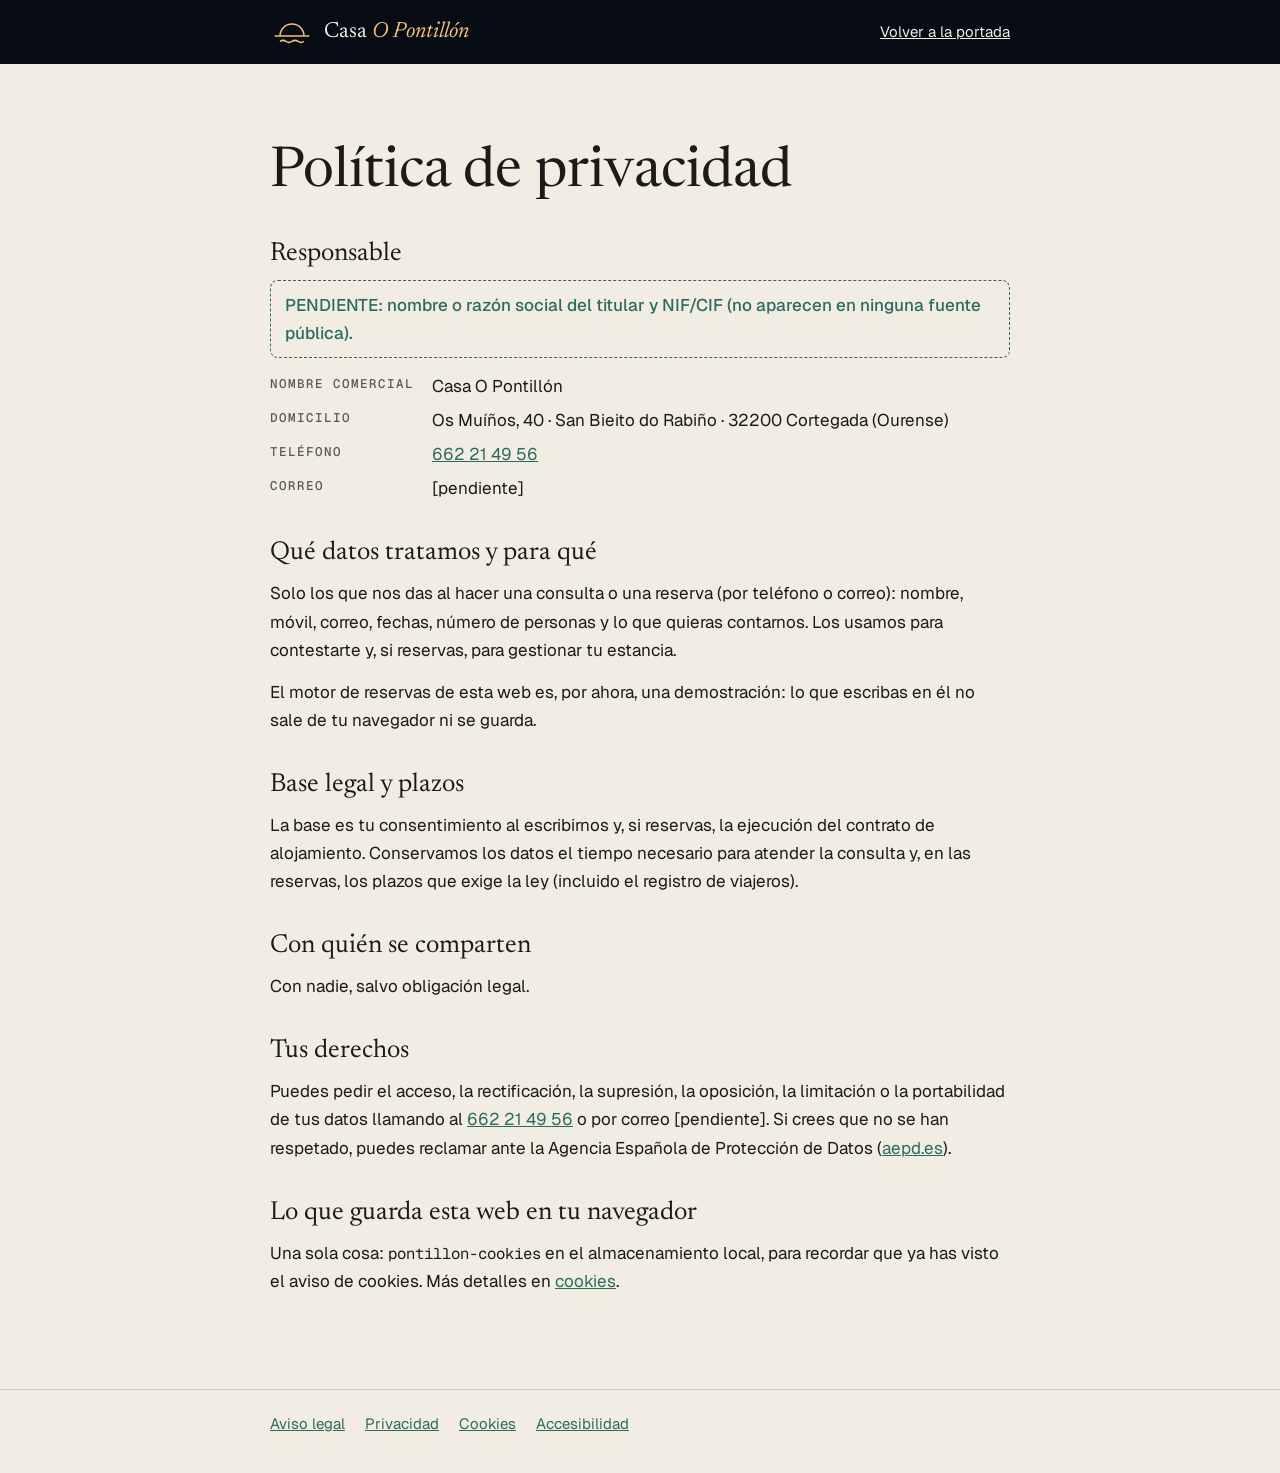
<file: privacidad.html>
<!DOCTYPE html>
<html lang="es">
<head>
<meta charset="utf-8">
<meta name="robots" content="noindex, nofollow">
<meta name="viewport" content="width=device-width, initial-scale=1">
<title>Política de privacidad · Casa O Pontillón</title>
<link rel="preconnect" href="https://fonts.googleapis.com">
<link rel="preconnect" href="https://fonts.gstatic.com" crossorigin>
<link rel="stylesheet" href="https://fonts.googleapis.com/css2?family=Geist:wght@400;500;600&family=Geist+Mono:wght@400;500&family=Newsreader:ital,opsz,wght@0,6..72,400;1,6..72,400&display=swap">
<link rel="stylesheet" href="css/legal.css?v=bdaa2aa6">
<link rel="icon" href="img/marca/favicon.svg" type="image/svg+xml">
<link rel="icon" href="img/marca/favicon-32.png" sizes="32x32" type="image/png">
</head>
<body>
<header class="legal-cab">
  <div class="env">
    <a class="legal-marca" href="index.html"><svg class="legal-arco" viewBox="0 0 64 48" aria-hidden="true"><path d="M6 30H58M14 30A18 18 0 0 1 50 30M14 38q4.5-3 9 0t9 0 9 0 9 0"/></svg><span>Casa <i>O Pontillón</i></span></a>
    <a class="volver" href="index.html">Volver a la portada</a>
  </div>
</header>
<main class="legal">
  <div class="env">
    <h1>Política de privacidad</h1>

<h2>Responsable</h2>
<p class="aviso">PENDIENTE: nombre o razón social del titular y NIF/CIF (no aparecen en ninguna fuente pública).</p>
<dl>
  <dt>Nombre comercial</dt><dd>Casa O Pontillón</dd>
  <dt>Domicilio</dt><dd>Os Muíños, 40 · San Bieito do Rabiño · 32200 Cortegada (Ourense)</dd>
  <dt>Teléfono</dt><dd><a href="tel:+34662214956">662 21 49 56</a></dd>
  <dt>Correo</dt><dd>[pendiente]</dd>
</dl>
<h2>Qué datos tratamos y para qué</h2>
<p>Solo los que nos das al hacer una consulta o una reserva (por teléfono o correo): nombre, móvil, correo, fechas, número de personas y lo que quieras contarnos. Los usamos para contestarte y, si reservas, para gestionar tu estancia.</p>
<p>El motor de reservas de esta web es, por ahora, una demostración: lo que escribas en él no sale de tu navegador ni se guarda.</p>
<h2>Base legal y plazos</h2>
<p>La base es tu consentimiento al escribirnos y, si reservas, la ejecución del contrato de alojamiento. Conservamos los datos el tiempo necesario para atender la consulta y, en las reservas, los plazos que exige la ley (incluido el registro de viajeros).</p>
<h2>Con quién se comparten</h2>
<p>Con nadie, salvo obligación legal.</p>
<h2>Tus derechos</h2>
<p>Puedes pedir el acceso, la rectificación, la supresión, la oposición, la limitación o la portabilidad de tus datos llamando al <a href="tel:+34662214956">662 21 49 56</a> o por correo [pendiente]. Si crees que no se han respetado, puedes reclamar ante la Agencia Española de Protección de Datos (<a href="https://www.aepd.es">aepd.es</a>).</p>
<h2>Lo que guarda esta web en tu navegador</h2>
<p>Una sola cosa: <code>pontillon-cookies</code> en el almacenamiento local, para recordar que ya has visto el aviso de cookies. Más detalles en <a href="cookies.html">cookies</a>.</p>
  </div>
</main>
<footer class="legal-pie">
  <div class="env">
    <a href="aviso-legal.html">Aviso legal</a>
    <a href="privacidad.html">Privacidad</a>
    <a href="cookies.html">Cookies</a>
    <a href="accesibilidad.html">Accesibilidad</a>
  </div>
</footer>
</body>
</html>
</file>
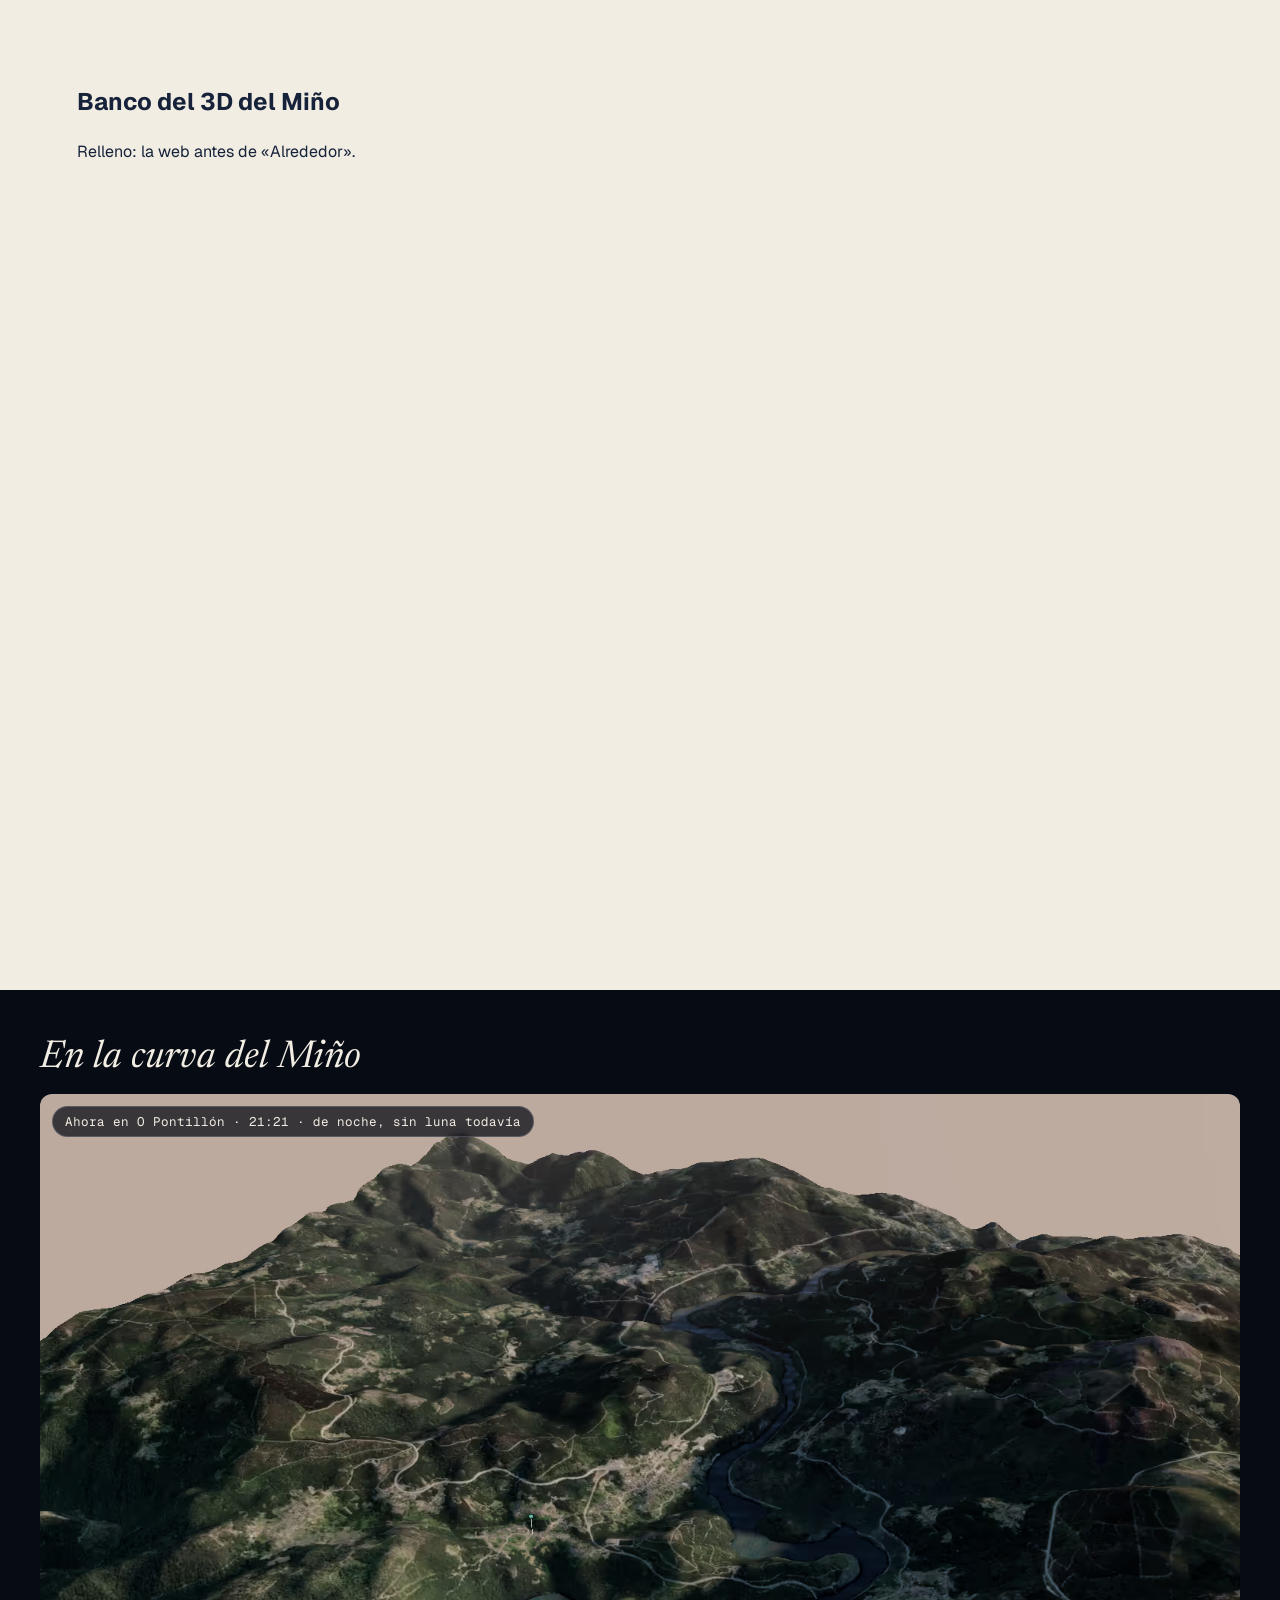
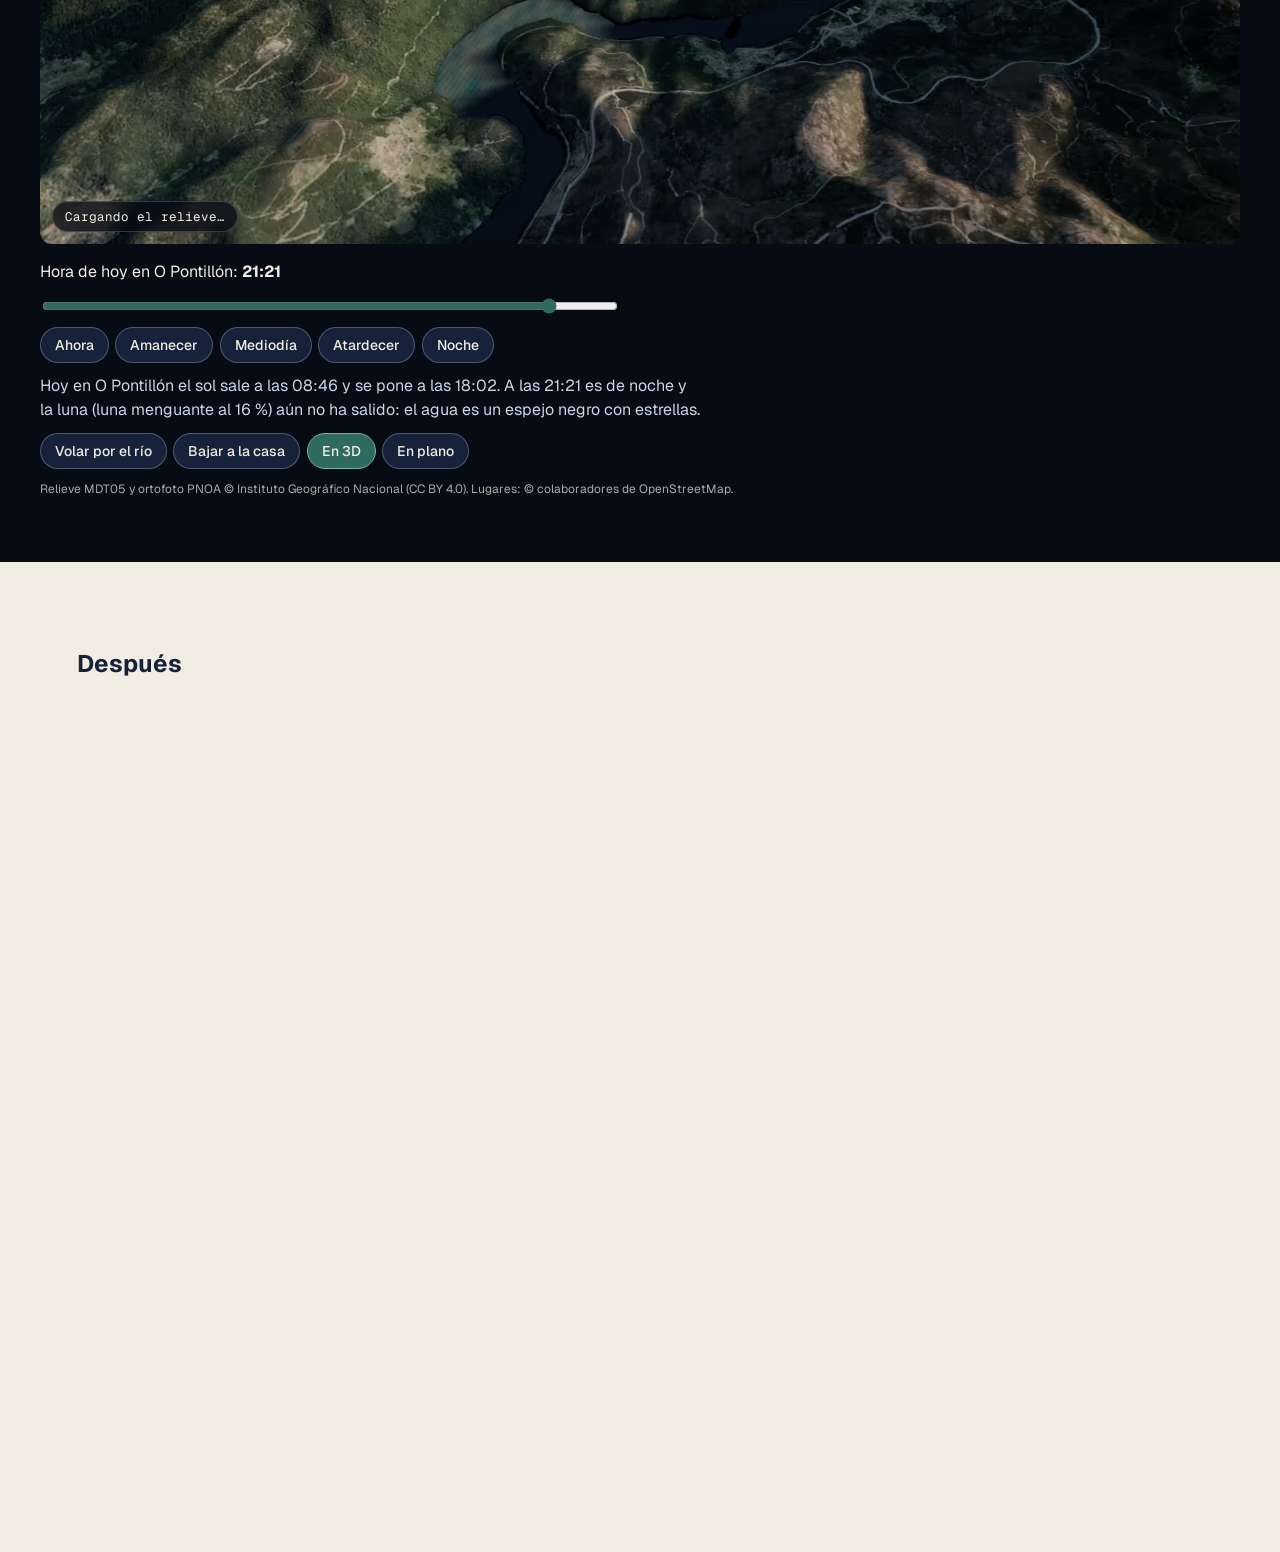
<file: pruebas/3d-banco.html>
<!doctype html>
<html lang="es">
<head>
<meta charset="utf-8">
<meta name="robots" content="noindex, nofollow">
<meta name="viewport" content="width=device-width, initial-scale=1">
<title>Banco del 3D · Casa O Pontillón</title>
<link rel="icon" href="data:,">
<!-- Banco propio del 3D: el marcado del contrato de #rio con estilos mínimos. No es la web.
     ?poster=1 pone el marco a pantalla completa (lo usa pruebas/3d-poster.mjs). -->
<script>if (new URLSearchParams(location.search).has('poster')) document.documentElement.classList.add('modo-poster');</script>
<link rel="preconnect" href="https://fonts.googleapis.com">
<link rel="preconnect" href="https://fonts.gstatic.com" crossorigin>
<link rel="stylesheet" href="https://fonts.googleapis.com/css2?family=Geist:wght@400;500;600&family=Geist+Mono:wght@400;500&family=Newsreader:ital,opsz,wght@0,6..72,300..600;1,6..72,300..500&display=swap">
<link rel="stylesheet" href="../css/3d.css">
<style>
  * { box-sizing: border-box; }
  body { margin: 0; font: 16px/1.5 "Geist", system-ui, sans-serif; background: #f2ede3; color: #16223a; }
  .relleno { padding: 4rem 6vw; min-height: 110vh; }
  .alrededor { background: #070b14; color: #f2ede3; padding: 3rem 0 4rem; }
  .env { width: min(1200px, calc(100% - 32px)); margin-inline: auto; }
  .alrededor h2 { font: italic 400 2.4rem/1.05 "Newsreader", Georgia, serif; margin: 0 0 1rem; }
  .rio-marco { aspect-ratio: 16 / 10; border-radius: 12px; }
  @media (max-width: 700px) { .rio-marco { aspect-ratio: 4 / 5; } }
  .rio-mandos { display: grid; gap: .7rem; margin-top: 1rem; }
  .rio-mandos input[type=range] { width: min(100%, 36rem); accent-color: #2e6b5e; }
  .fila { display: flex; flex-wrap: wrap; gap: .4rem; }
  .chip { font: 500 14px/1 "Geist", sans-serif; color: #f2ede3; background: #16223a; border: 1px solid rgb(201 214 232 / .3); border-radius: 99px; padding: 10px 14px; cursor: pointer; }
  .chip[aria-pressed="true"] { background: #2e6b5e; border-color: #6fb5a1; }
  .rio-lectura { max-width: 60ch; margin: 0; color: #c9d6e8; }
  .rio-fuente { font-size: 12px; opacity: .7; margin: 0; }
  .modo-poster body > :not(.alrededor), .modo-poster .alrededor > :not(#rio), .modo-poster .rio-mandos { display: none !important; }
  .modo-poster .alrededor { padding: 0; }
  .modo-poster .rio-marco { position: fixed; inset: 0; aspect-ratio: auto; border-radius: 0; }
</style>
</head>
<body>
<section class="relleno"><h1>Banco del 3D del Miño</h1><p>Relleno: la web antes de «Alrededor».</p></section>

<section class="alrededor" id="alrededor" aria-labelledby="t-alrededor">
  <div class="env"><h2 id="t-alrededor">En la curva del Miño</h2></div>
  <div class="env" id="rio">
    <div class="rio-marco" id="rio-marco">
      <picture>
        <source type="image/avif" media="(max-aspect-ratio: 1/1)" srcset="../img/terreno/poster-rio-movil-900.avif">
        <source type="image/webp" media="(max-aspect-ratio: 1/1)" srcset="../img/terreno/poster-rio-movil-900.webp">
        <source media="(max-aspect-ratio: 1/1)" srcset="../img/terreno/poster-rio-movil-900.jpg">
        <source type="image/avif" srcset="../img/terreno/poster-rio-1600.avif">
        <source type="image/webp" srcset="../img/terreno/poster-rio-1600.webp">
        <img id="rio-poster" src="../img/terreno/poster-rio-1600.jpg" alt="El valle del Miño en relieve, con la S del embalse de Frieira y la casa dentro de una curva" width="1600" height="1000" loading="lazy" decoding="async">
      </picture>
      <div class="rio-lienzo" id="rio-lienzo"></div>
      <div class="rotulos" id="rio-rotulos" aria-hidden="true"></div>
      <button type="button" class="rio-mover" id="rio-mover" hidden>Mover el mapa</button>
      <p class="rio-carga" id="rio-carga">Cargando el relieve…</p>
      <p class="rio-chip" id="rio-chip">Ahora en O Pontillón…</p>
    </div>
    <div class="rio-mandos">
      <label for="rio-hora">Hora de hoy en O Pontillón: <b id="rio-hora-txt">--:--</b></label>
      <input type="range" id="rio-hora" min="0" max="1439" step="1" value="720">
      <div class="fila" role="group" aria-label="Momentos del día"><button type="button" class="chip" data-h="ahora">Ahora</button><button type="button" class="chip" data-h="sale">Amanecer</button><button type="button" class="chip" data-h="mediodia">Mediodía</button><button type="button" class="chip" data-h="pone">Atardecer</button><button type="button" class="chip" data-h="noche">Noche</button></div>
      <p class="rio-lectura" id="rio-lectura" aria-live="polite"></p>
      <div class="fila" role="group" aria-label="Vista"><button type="button" class="chip" id="rio-volar">Volar por el río</button><button type="button" class="chip" id="rio-casa" aria-pressed="false">Bajar a la casa</button><button type="button" class="chip" id="rio-3d" aria-pressed="true">En 3D</button><button type="button" class="chip" id="rio-plano" aria-pressed="false">En plano</button></div>
      <p class="rio-fuente">Relieve MDT05 y ortofoto PNOA © Instituto Geográfico Nacional (CC BY 4.0). Lugares: © colaboradores de OpenStreetMap.</p>
    </div>
  </div>
</section>
<section class="relleno"><h2>Después</h2></section>
<script type="module" src="../js/3d/arranque.js"></script>
</body>
</html>
</file>
<file: css/estilos.css>
/* Casa O Pontillón · «Con la ventana abierta»
   Portada de noche (D del tablero), cortina y casa de la galería verde (A), grupo (C), sonido (D), Miño en 3D (B). */

/* ================= 1. tokens ================= */
:root {
  --noche: #070b14; --valle: #16223a; --valle-2: #223152; --luna: #c9d6e8; --calida: #f1c27d;
  --verde: #2e6b5e; --verde-2: #1f4d43; --cristal: #9fd0c0;
  --granito: #2a2723; --piedra: #8c8274;
  --teja: #b0563a; --teja-texto: #97422a;
  --cal: #f2ede3; --cal-2: #e7e0d1; --tinta: #1d1a17; --muted: #5f564c; --linea: #d5ccbd;
  --f-tit: "Newsreader", Georgia, serif; --f-txt: "Geist", system-ui, sans-serif; --f-mono: "Geist Mono", ui-monospace, Consolas, monospace;
  --cab-alto: 68px; --env: 1200px; --radio: 14px;
  color-scheme: light;
}

/* ================= 2. base ================= */
*, *::before, *::after { box-sizing: border-box; }
html { scroll-behavior: smooth; -webkit-text-size-adjust: 100%; }
html.sin-movimiento { scroll-behavior: auto; }
body { margin: 0; background: var(--cal); color: var(--tinta); font: 400 17px/1.6 var(--f-txt); overflow-x: clip; }
img { max-width: 100%; display: block; }
picture { display: contents; }
h1, h2, h3 { margin: 0; font-family: var(--f-tit); font-weight: 400; line-height: 1.05; letter-spacing: -.015em; text-wrap: balance; }
h1 i, h2 i { color: var(--teja-texto); }
p { margin: 0; }
a { color: inherit; }
button { font: inherit; color: inherit; }
:focus-visible { outline: 2px solid var(--foco, var(--verde)); outline-offset: 3px; border-radius: 999px 999px 4px 4px; }
.saltar { position: absolute; left: 12px; top: -60px; z-index: 100; background: var(--tinta); color: var(--cal); padding: 10px 14px; border-radius: 8px; }
.saltar:focus { top: 12px; }
.env { max-width: var(--env); margin: 0 auto; padding: 0 clamp(16px, 4vw, 40px); }
.ant { font: 500 12.5px/1.3 var(--f-mono); letter-spacing: .14em; text-transform: uppercase; color: var(--teja-texto); }
.nota { font-size: 13.5px; color: var(--muted); }
.btn { display: inline-flex; align-items: center; justify-content: center; gap: 8px; border: 0; background: var(--verde); color: #fff; border-radius: 999px; padding: 14px 24px 13px; font: 600 15.5px/1 var(--f-txt); text-decoration: none; cursor: pointer; transition: background-color .25s, transform .25s; }
.btn:hover { background: var(--verde-2); }
.btn:disabled { opacity: .4; cursor: default; }
.btn-linea { border: 1.5px solid currentColor; background: transparent; border-radius: 999px; padding: 12px 20px 11px; font: 600 15px/1 var(--f-txt); cursor: pointer; }
.fila { display: flex; flex-wrap: wrap; gap: 8px; }
.chip { border: 1px solid var(--linea); background: #fffaf0; color: var(--tinta); border-radius: 999px; padding: 10px 15px; font: 500 14px/1 var(--f-txt); cursor: pointer; }
.chip[aria-pressed="true"] { background: var(--tinta); color: var(--cal); border-color: var(--tinta); }
.casilla { display: flex; align-items: center; gap: 9px; font-size: 15.5px; cursor: pointer; }
.casilla span { color: var(--muted); }
.casilla input { width: 18px; height: 18px; accent-color: var(--verde); }
section { scroll-margin-top: calc(var(--cab-alto) + 8px); }
.sec-cab { display: grid; gap: 14px; max-width: 760px; margin-bottom: clamp(28px, 4vw, 48px); }
.sec-cab h2 { font-size: clamp(38px, 5.6vw, 72px); }
.sec-cab p:not(.ant) { color: var(--muted); font-size: 18px; max-width: 62ch; }

/* ================= 3. cortina: la galería se enciende ================= */
.cortina { position: fixed; inset: 0; z-index: 90; background: #12100e; display: none; place-items: center; align-content: center; gap: 28px; }
.cortina-puesta .cortina { display: grid; }
.cortina-galeria { display: grid; grid-template-columns: repeat(2, 56px); grid-template-rows: repeat(4, 56px); gap: 5px; padding: 6px; background: var(--verde-2); border-radius: 10px 10px 2px 2px; box-shadow: 0 0 0 4px #24201c; }
.cortina-galeria i { background: #0c1513; box-shadow: inset 0 0 0 2px var(--verde); transition: background .35s, box-shadow .35s; }
.cortina-galeria i.on { background: radial-gradient(circle at 50% 60%, #ffd9a0, #e59a52 70%, #b8662f); box-shadow: inset 0 0 0 2px var(--verde), 0 0 26px rgba(255, 190, 110, .45); }
.cortina-nombre { font: 500 clamp(26px, 5vw, 44px)/1 var(--f-tit); color: #7d7466; text-align: center; letter-spacing: .02em; opacity: 0; text-shadow: 0 -1px 0 #000, 0 1px 0 rgba(255, 255, 255, .12); }
.cortina-nombre span { display: block; font: 500 12px/1 var(--f-mono); letter-spacing: .5em; margin-bottom: 10px; text-transform: uppercase; }

/* ================= 4. cabecera y menú ================= */
.cab { position: fixed; top: 0; left: 0; right: 0; z-index: 50; height: var(--cab-alto); display: flex; align-items: center; gap: clamp(10px, 2vw, 26px); padding: 0 clamp(16px, 3vw, 36px); color: #eef1f6; transition: background-color .35s, box-shadow .35s, color .35s; --foco: var(--calida); }
.cab.es-solida { background: rgba(7, 11, 20, .9); box-shadow: 0 1px 0 rgba(201, 214, 232, .1); }
@supports (backdrop-filter: blur(8px)) { .cab.es-solida { background: rgba(7, 11, 20, .72); backdrop-filter: blur(10px); } }
.cab-marca { display: flex; align-items: center; gap: 10px; text-decoration: none; margin-right: auto; min-width: 0; }
.cab-puente { width: 44px; height: 33px; flex: none; overflow: visible; }
.cab-puente path { fill: none; stroke-linecap: round; stroke-width: 3; }
.cab-puente .base { stroke: rgba(201, 214, 232, .3); }
.cab-puente .lectura { stroke: var(--calida); stroke-dasharray: 1; stroke-dashoffset: 1; }
.cab-puente .ondas { stroke: var(--cristal); stroke-width: 2.2; opacity: 0; transition: opacity .6s; }
.cab.es-completa .cab-puente .ondas { opacity: 1; }
.cab-nombre { font: 400 23px/1 var(--f-tit); white-space: nowrap; }
.cab-nombre i { color: var(--calida); }
.cab-nav { display: flex; gap: 2px; }
.cab-nav a { text-decoration: none; font: 500 14.5px/1 var(--f-txt); padding: 10px 11px; opacity: .86; }
.cab-nav a:hover { opacity: 1; color: var(--calida); }
.cab-reservar { padding: 12px 20px 11px; font-size: 14.5px; }
.cab-menu { display: none; border: 1.5px solid rgba(238, 241, 246, .5); background: transparent; border-radius: 999px; padding: 10px 15px 9px; font: 600 14px/1 var(--f-txt); cursor: pointer; }
.menu-movil { position: fixed; top: 0; left: 0; width: 100%; height: 100dvh; z-index: 49; background: var(--noche); color: #eef1f6; padding: calc(var(--cab-alto) + 24px) 24px 32px; display: flex; flex-direction: column; justify-content: space-between; overflow-y: auto; --foco: var(--calida); }
.menu-movil[hidden] { display: none; }
.menu-movil nav { display: grid; gap: 4px; }
.menu-movil nav a { font: 400 clamp(30px, 8vw, 40px)/1.15 var(--f-tit); text-decoration: none; padding: 4px 0; }
.menu-tel { color: var(--luna); font-size: 16px; }
@media (max-width: 980px) { .cab-nav { display: none; } .cab-menu { display: block; } }
@media (max-width: 420px) { .cab-reservar { display: none; } .cab-nombre { font-size: 21px; } }

/* ================= 5. portada: la ventana abierta ================= */
.portada { position: relative; min-height: 100svh; display: flex; align-items: flex-end; overflow: hidden; background: var(--noche); color: #eef1f6; isolation: isolate; touch-action: pan-y; --foco: var(--calida); }
.cielos, .cielo { position: absolute; inset: 0; width: 100%; height: 100%; }
.cielos { z-index: -2; }
.cielo.es-dia { opacity: var(--dia, 0); }
.portada::after { content: ""; position: absolute; inset: 0; z-index: -1; background: linear-gradient(90deg, rgba(7, 11, 20, .72), rgba(7, 11, 20, .2) 60%, transparent), linear-gradient(0deg, rgba(7, 11, 20, .6), transparent 45%); }
/* el marco: la portada se ve desde dentro del cuarto */
.ventana { position: absolute; inset: var(--cab-alto) clamp(10px, 4vw, 56px) clamp(10px, 3vw, 36px); z-index: 0; pointer-events: none; border: clamp(6px, .8vw, 11px) solid #16302b; box-shadow: inset 0 0 0 3px var(--verde), 0 0 0 clamp(40px, 6vw, 90px) #06080c; border-radius: 4px; }
.ventana .hoja { position: absolute; top: -3px; bottom: -3px; width: clamp(60px, 11vw, 170px); border: clamp(5px, .7vw, 9px) solid #16302b; box-shadow: inset 0 0 0 2px var(--verde); background: linear-gradient(100deg, rgba(201, 214, 232, .1), rgba(201, 214, 232, .02) 60%, rgba(201, 214, 232, .08)); }
.ventana .izq { left: -3px; transform-origin: 0 50%; transform: perspective(900px) rotateY(var(--abre, 64deg)); }
.ventana .der { right: -3px; transform-origin: 100% 50%; transform: perspective(900px) rotateY(calc(-1 * var(--abre, 64deg))); }
.portada-txt { position: relative; z-index: 1; width: 100%; max-width: var(--env); margin: 0 auto; padding: calc(var(--cab-alto) + 60px) clamp(36px, 8vw, 120px) clamp(56px, 9vh, 110px); display: grid; gap: 18px; text-shadow: 0 2px 24px rgba(0, 0, 0, .55); }
.portada .ant { color: var(--luna); }
.portada h1 { font-size: clamp(44px, 7.4vw, 104px); font-weight: 300; max-width: 13ch; line-height: 1.0; letter-spacing: -.025em; }
.portada h1 i { color: var(--calida); }
.firma { font: italic 400 clamp(16px, 1.6vw, 20px)/1.4 var(--f-tit); color: #b9c3d3; }
.firma::before { content: "— "; }
.portada .bajada { max-width: 46ch; font-size: clamp(16px, 1.4vw, 19px); color: #d3dae5; }
.portada-botones { display: flex; flex-wrap: wrap; gap: 12px; margin-top: 6px; }
.portada .btn { background: var(--calida); color: #1a120b; }
.portada .btn:hover { background: #f6d39f; }
.portada-pista { position: absolute; right: clamp(36px, 7vw, 100px); bottom: clamp(56px, 9vh, 110px); z-index: 1; font: 500 12px/1.3 var(--f-mono); letter-spacing: .1em; text-transform: uppercase; color: rgba(201, 214, 232, .7); }
.portada-pista::before { content: "⟷"; margin-right: 8px; letter-spacing: 0; }
.sin-movimiento .portada-pista { display: none; }
.oir { display: inline-flex; align-items: center; gap: 1em; border: 1px solid rgba(241, 194, 125, .6); background: rgba(7, 11, 20, .55); color: #f6e9d4; border-radius: 999px; padding: 14px 22px 13px 18px; font: 500 15.5px/1 var(--f-txt); cursor: pointer; }
@supports (backdrop-filter: blur(6px)) { .oir { backdrop-filter: blur(6px); } }
.oir .ondas { display: flex; align-items: center; gap: 3px; height: 1.2em; }
.oir .ondas i { width: 3px; height: 30%; border-radius: 2px; background: var(--calida); }
.oir[aria-pressed="true"] .ondas i { animation: onda 1.1s ease-in-out infinite; }
.oir[aria-pressed="true"] .ondas i:nth-child(2) { animation-delay: -.3s; } .oir[aria-pressed="true"] .ondas i:nth-child(3) { animation-delay: -.6s; } .oir[aria-pressed="true"] .ondas i:nth-child(4) { animation-delay: -.85s; }
@keyframes onda { 0%, 100% { height: 25%; } 50% { height: 100%; } }
.sin-movimiento .oir[aria-pressed="true"] .ondas i { animation: none; height: 70%; }
@media (max-width: 700px) {
  .ventana { inset: var(--cab-alto) 10px 10px; box-shadow: inset 0 0 0 2px var(--verde), 0 0 0 30px #06080c; }
  .ventana .hoja { display: none; }
  .portada-txt { padding: calc(var(--cab-alto) + 48px) 30px 64px; }
  .portada-pista { left: 30px; right: auto; bottom: 26px; }
}

/* ================= 6. la casa, cristal a cristal ================= */
.casa { padding: clamp(80px, 11vw, 150px) 0; }
.galeria { display: grid; grid-template-columns: minmax(270px, 400px) minmax(0, 1fr); gap: clamp(24px, 4vw, 56px); align-items: start; }
.g-torre { position: relative; border-radius: 16px 16px 4px 4px; padding: 18px 22px 0; background: linear-gradient(90deg, #26231f 0%, #6a6257 24%, #9a9083 48%, #756c60 72%, #26231f 100%); box-shadow: 0 26px 44px -24px rgba(0, 0, 0, .6); }
.g-cornisa { height: 10px; margin: 0 -10px 14px; border-radius: 4px; background: linear-gradient(90deg, #3a352f, #a59a8b, #3a352f); }
.g-panel { display: grid; grid-template-columns: .7fr 1fr .7fr; border: 6px solid var(--verde-2); background: var(--verde-2); perspective: 900px; }
.planta-rot { grid-column: 1 / -1; font: 500 11px/1 var(--f-mono); letter-spacing: .14em; text-transform: uppercase; color: var(--cristal); padding: 6px 4px 5px; }
.cristal { position: relative; height: clamp(104px, 12vw, 146px); border: 0; padding: 0; margin: 0; background: #0c1513; overflow: hidden; outline: 3px solid var(--verde); outline-offset: -3px; cursor: pointer; }
.cristal:focus-visible { outline: 3px solid var(--calida); outline-offset: -3px; border-radius: 0; }
.cristal img { position: absolute; inset: 0; width: 100%; height: 100%; object-fit: cover; }
.cristal .hoja { position: absolute; inset: 0; transform-origin: 0 50%; transition: transform .9s cubic-bezier(.16, 1, .3, 1), background .6s; border: 4px solid var(--verde); background: linear-gradient(120deg, rgba(159, 208, 192, .55), rgba(31, 77, 67, .72) 55%, rgba(12, 21, 19, .85)); backface-visibility: hidden; }
.cristal .hoja::after { content: ""; position: absolute; inset: -30%; background: linear-gradient(115deg, transparent 42%, rgba(255, 255, 255, .35) 50%, transparent 58%); transform: translateX(-70%); transition: transform 1.1s cubic-bezier(.16, 1, .3, 1); }
.cristal:hover .hoja::after, .cristal:focus-visible .hoja::after { transform: translateX(70%); }
.cristal[aria-pressed="true"] .hoja, .galeria.todos .cristal .hoja { transform: rotateY(-78deg); }
.galeria.encendida .g-torre { background: linear-gradient(90deg, #0d0c0b 0%, #2a2622 24%, #3b362f 48%, #2d2924 72%, #0d0c0b 100%); }
.galeria.encendida .cristal .hoja { background: radial-gradient(circle at 50% 65%, rgba(255, 214, 150, .5), rgba(229, 154, 82, .42) 60%, rgba(140, 74, 30, .6)); box-shadow: 0 0 22px rgba(255, 190, 110, .35); }
.g-base { margin: 14px -22px 0; padding: 22px 22px 26px; border-top: 2px solid rgba(0, 0, 0, .25); background: repeating-linear-gradient(0deg, transparent 0 22px, rgba(0, 0, 0, .22) 22px 24px), linear-gradient(90deg, #26231f, #8a8073, #26231f); }
.g-base span { display: block; text-align: center; font: 600 26px/.95 var(--f-tit); color: #4a453e; text-shadow: 0 -1px 0 #111, 0 1px 0 rgba(255, 255, 255, .25); letter-spacing: .03em; }
.galeria.encendida .g-base { background: repeating-linear-gradient(0deg, transparent 0 22px, rgba(0, 0, 0, .3) 22px 24px), linear-gradient(90deg, #0d0c0b, #3b362f, #0d0c0b); }
.galeria.encendida .g-base span { color: #6a6257; }
.g-detalle { display: grid; gap: 14px; align-content: start; min-width: 0; }
.g-fotos figure { margin: 0; }
.g-fotos figure[hidden] { display: none; }
.g-fotos img { width: 100%; aspect-ratio: 4 / 3; object-fit: cover; border-radius: 10px; background: var(--cal-2); }
.g-planta { font: 500 12px/1 var(--f-mono); letter-spacing: .12em; text-transform: uppercase; color: var(--muted); margin-top: 6px; }
.g-detalle h3 { font-size: clamp(30px, 3.4vw, 44px); }
.g-detalle #g-txt { max-width: 56ch; font-size: 17.5px; }
.servicios { list-style: none; margin: clamp(48px, 6vw, 80px) 0 0; padding: 0; display: grid; grid-template-columns: repeat(4, minmax(0, 1fr)); gap: 0; border-top: 1px solid var(--linea); }
.servicios li { padding: 18px 16px 18px 0; border-bottom: 1px solid var(--linea); color: var(--muted); font-size: 15px; display: grid; gap: 2px; }
.servicios b { font: 400 26px/1.1 var(--f-tit); color: var(--tinta); }
@media (max-width: 860px) { .galeria { grid-template-columns: 1fr; } .g-torre { max-width: 400px; width: 100%; justify-self: center; } .servicios { grid-template-columns: repeat(2, minmax(0, 1fr)); } }

/* ================= 7. ¿cómo dormimos? ================= */
.dormir { padding: clamp(80px, 10vw, 140px) 0; background: #efe3cd; }
.grupo { display: grid; grid-template-columns: 300px minmax(0, 1fr); gap: clamp(20px, 3vw, 40px); align-items: start; background: #f8f1e3; border-radius: var(--radio); padding: clamp(16px, 2.6vw, 30px); }
.g-mandos { display: grid; gap: 14px; align-content: start; }
.paso { display: grid; grid-template-columns: 1fr 44px 46px 44px; align-items: center; gap: 6px; font: 500 15.5px/1.2 var(--f-txt); }
.paso button { height: 44px; border-radius: 12px; border: 1px solid rgba(29, 26, 23, .25); background: #fffaf0; font: 600 20px/1 var(--f-txt); cursor: pointer; }
.paso button:disabled { opacity: .35; cursor: default; }
.paso output { text-align: center; font: 500 30px/1 var(--f-tit); font-variant-numeric: tabular-nums; }
.g-res { font-size: 15.5px; line-height: 1.5; background: #fffaf0; border: 1px solid rgba(29, 26, 23, .14); border-radius: 12px; padding: 12px 14px; min-height: 6em; }
.g-precio { margin: 0; display: grid; grid-template-columns: 1fr auto; gap: 4px 12px; font-size: 15.5px; }
.g-precio dt { color: var(--muted); }
.g-precio dd { margin: 0; font: 500 22px/1.15 var(--f-tit); text-align: right; }
.grupo .btn { justify-self: start; }
.esquema { width: 100%; height: auto; display: block; overflow: visible; }
.esquema text { font-family: var(--f-txt); }
.esquema .cuarto { fill: #fffaf0; stroke: var(--tinta); stroke-width: 2; transition: fill .4s; }
.esquema .cuarto.vacio { fill: #ece3d1; }
.esquema .rotc { font-size: 15px; font-weight: 600; fill: var(--tinta); }
.esquema .subc { font: 400 12px var(--f-mono); fill: var(--muted); }
.esquema .cama { fill: #e8d9bd; stroke: #6b4a2e; stroke-width: 1.6; }
.esquema .almohada { fill: #fff; stroke: #6b4a2e; stroke-width: 1.2; }
.esquema .bano { fill: #dfeee9; stroke: var(--verde); stroke-width: 1.6; }
.esquema .persona { stroke: #fffaf0; stroke-width: 2; }
.esquema .plato { fill: #fffaf0; stroke: #6b4a2e; stroke-width: 1.4; transition: opacity .3s; }
.esquema .plato.off { opacity: .18; }
@media (max-width: 860px) { .grupo { grid-template-columns: 1fr; } .esquema { min-width: 560px; } .grupo > svg { order: -1; } .grupo { overflow-x: auto; } }

/* ================= 8. de noche: el sonido ================= */
.noche { padding: clamp(80px, 10vw, 140px) 0; background: var(--noche); color: #e8edf5; --foco: var(--calida); }
.noche .ant { color: var(--luna); }
.noche h2 i { color: var(--calida); }
.noche .sec-cab p:not(.ant) { color: #b9c3d3; }
.sonido { display: grid; grid-template-columns: minmax(0, 1.15fr) minmax(0, 1fr); border-radius: var(--radio); overflow: hidden; background: #0b111d; border: 1px solid #1d2840; }
.s-ventana { position: relative; min-height: 400px; border-right: 1px solid #1d2840; }
.s-ventana svg { position: absolute; inset: 0; width: 100%; height: 100%; }
.s-ventana canvas { position: absolute; left: 0; right: 0; bottom: 0; width: 100%; height: 28%; pointer-events: none; }
.s-ahora { position: absolute; left: 18px; top: 16px; right: 18px; font: 500 13px/1.5 var(--f-mono); color: var(--luna); text-shadow: 0 1px 6px #000; }
.s-mesa { display: grid; gap: 16px; align-content: start; padding: clamp(18px, 2.6vw, 30px); }
.oir.grande { justify-content: center; }
.pistas { display: grid; gap: 12px; }
.pista { display: grid; grid-template-columns: 116px minmax(0, 1fr) 40px; align-items: center; gap: 12px; }
.pista label { font: 500 15px/1.2 var(--f-txt); }
.pista label small { display: block; font: 400 12px/1.3 var(--f-mono); color: #8f9bb0; }
.pista input { width: 100%; accent-color: var(--calida); }
.pista output { font: 500 13px/1 var(--f-mono); color: var(--luna); text-align: right; }
.noche .chip { background: #111a2b; color: #e8edf5; border-color: #2a3754; }
.noche .chip[aria-pressed="true"] { background: var(--calida); color: #1a120b; border-color: var(--calida); }
.noche .nota { color: #8f9bb0; }
@media (max-width: 860px) { .sonido { grid-template-columns: 1fr; } .s-ventana { min-height: 300px; border-right: 0; border-bottom: 1px solid #1d2840; } }

/* ================= 9. alrededor: el Miño en 3D y los lugares ================= */
.alrededor { padding: clamp(80px, 10vw, 140px) 0; }
.env.ancho { max-width: 1440px; display: grid; grid-template-columns: minmax(0, 1fr) 320px; gap: 20px; align-items: start; }
.rio-marco { position: relative; aspect-ratio: 16 / 10; border-radius: var(--radio); overflow: hidden; background: var(--noche); }
.rio-poster { position: absolute; inset: 0; width: 100%; height: 100%; object-fit: cover; }
.rio-lienzo { position: absolute; inset: 0; }
.rio-marco .rotulos { position: absolute; inset: 0; pointer-events: none; overflow: hidden; }
.rio-carga, .rio-chip { position: absolute; left: 12px; font: 500 12.5px/1.3 var(--f-mono); color: #eef1f6; background: rgba(7, 11, 20, .72); padding: 8px 12px; border-radius: 999px; margin: 0; }
.rio-chip { top: 12px; }
.rio-carga { bottom: 12px; }
#rio.con-3d .rio-carga { display: none; }
.rio-mover { position: absolute; right: 12px; bottom: 12px; border: 1px solid rgba(238, 241, 246, .4); background: rgba(7, 11, 20, .72); color: #eef1f6; border-radius: 999px; padding: 11px 15px; font: 500 14px/1 var(--f-txt); cursor: pointer; }
.rio-mandos { display: grid; gap: 14px; align-content: start; }
.rio-mandos label { font-size: 15px; color: var(--muted); }
.rio-mandos label b { color: var(--tinta); font: 500 15px/1 var(--f-mono); }
.rio-mandos input[type=range] { width: 100%; accent-color: var(--verde); }
.rio-lectura { font-size: 15.5px; line-height: 1.5; background: #fffaf0; border: 1px solid var(--linea); border-radius: 12px; padding: 12px 14px; min-height: 4.5em; }
.rio-fuente { font: 400 12px/1.45 var(--f-mono); color: var(--muted); }
.lugares { list-style: none; margin: clamp(48px, 6vw, 72px) 0 18px; padding: 0; display: grid; grid-template-columns: repeat(2, minmax(0, 1fr)); gap: 0 clamp(24px, 4vw, 56px); }
.lugares li { display: grid; grid-template-columns: 96px minmax(0, 1fr); gap: 16px; padding: 20px 0; border-top: 1px solid var(--linea); }
.lugares .dist { font: 400 26px/1.1 var(--f-tit); color: var(--verde); }
.lugares h3 { font-size: 24px; margin-bottom: 6px; }
.lugares p { color: var(--muted); font-size: 15.5px; }
@media (max-width: 980px) { .env.ancho { grid-template-columns: 1fr; } .rio-marco { aspect-ratio: 16 / 10; } .lugares { grid-template-columns: 1fr; } }

@media (max-width: 700px) { .rio-marco { aspect-ratio: 4 / 5; } }

/* ================= 10. opiniones y Carmen ================= */
.opiniones { padding: clamp(80px, 10vw, 140px) 0; background: var(--cal-2); }
.op-rejilla { display: grid; grid-template-columns: 300px minmax(0, 1fr) 280px; gap: clamp(20px, 3vw, 44px); align-items: start; }
.op-num { font: 300 clamp(96px, 12vw, 150px)/.85 var(--f-tit); letter-spacing: -.04em; color: var(--verde); }
.op-fuente { font: 500 13px/1.3 var(--f-mono); color: var(--muted); margin: 10px 0 18px; }
.op-desglose { margin: 0; display: grid; grid-template-columns: auto 1fr; gap: 7px 12px; font-size: 14.5px; }
.op-desglose dt { color: var(--muted); }
.op-desglose dd { margin: 0; display: flex; align-items: center; gap: 8px; font-variant-numeric: tabular-nums; }
.op-desglose i { flex: 1; height: 4px; border-radius: 2px; background: linear-gradient(90deg, var(--verde) calc(var(--v) * 100%), var(--linea) 0); }
.op-google { margin-top: 18px; font-size: 15px; color: var(--muted); }
.op-google b { color: var(--tinta); font: 500 22px/1 var(--f-tit); }
.op-citas { display: grid; gap: 22px; }
.op-citas blockquote { margin: 0; padding-left: 20px; border-left: 3px solid var(--teja); }
.op-citas p { font: italic 400 clamp(20px, 2vw, 25px)/1.35 var(--f-tit); }
.carmen { background: var(--verde); color: #f2f6f4; border-radius: var(--radio); padding: 24px; display: grid; gap: 10px; --foco: var(--calida); }
.carmen .ant { color: var(--cristal); }
.carmen-nombre { font: 400 46px/1 var(--f-tit); }
.carmen-tel a { font: 500 22px/1 var(--f-mono); text-decoration: none; }
@media (max-width: 1080px) { .op-rejilla { grid-template-columns: 1fr 1fr; } .op-citas { grid-column: 1 / -1; order: 3; } }
@media (max-width: 640px) { .op-rejilla { grid-template-columns: 1fr; } }

/* ================= 11. reserva (motor de demostración) ================= */
.reserva { padding: clamp(80px, 10vw, 140px) 0; }
.motor { display: grid; grid-template-columns: minmax(0, 1.3fr) minmax(0, 1fr); gap: clamp(20px, 3vw, 40px); background: #fffaf0; border: 1px solid var(--linea); border-radius: var(--radio); padding: clamp(16px, 3vw, 30px); }
.cal-nav { display: flex; align-items: center; justify-content: space-between; margin-bottom: 10px; }
.cal-nav b { font: 400 24px/1 var(--f-tit); }
.cal-nav button { border: 1px solid var(--linea); background: var(--cal); border-radius: 10px; width: 44px; height: 40px; font-size: 20px; cursor: pointer; }
.cal-nav button:disabled { opacity: .35; cursor: default; }
.cal { display: grid; grid-template-columns: repeat(7, 1fr); gap: 4px; }
.cal .dia-sem { font: 400 11.5px/1 var(--f-mono); color: var(--muted); text-align: center; padding: 6px 0; text-transform: uppercase; }
.cal button { aspect-ratio: 1.15; border: 1px solid transparent; border-radius: 8px; background: var(--cal); font: 500 15px/1 var(--f-txt); font-variant-numeric: tabular-nums; padding: 0; cursor: pointer; }
.cal button:hover:not(:disabled) { border-color: var(--verde); }
.cal button:disabled { background: transparent; color: var(--muted); opacity: .5; cursor: default; text-decoration: line-through; }
.cal button.vacio { visibility: hidden; }
.cal button.en-rango { background: #dcebe6; color: var(--verde-2); }
.cal button.extremo { background: var(--verde); color: #fff; }
.leyenda-cal { display: flex; flex-wrap: wrap; gap: 14px; margin-top: 12px; font-size: 13.5px; color: var(--muted); }
.leyenda-cal span { display: flex; align-items: center; gap: 6px; }
.leyenda-cal i { width: 14px; height: 14px; border-radius: 4px; background: var(--cal); border: 1px solid var(--linea); }
.leyenda-cal i.l2 { background: transparent; border-style: dashed; }
.leyenda-cal i.l3 { background: var(--verde); border-color: var(--verde); }
.resumen { display: grid; gap: 12px; align-content: start; }
.resumen > label:first-child { font-size: 14px; color: var(--muted); }
.resumen select { font: inherit; padding: 11px 12px; border-radius: 10px; border: 1px solid var(--linea); background: var(--cal); width: 100%; }
.resumen dl { margin: 6px 0 0; display: grid; grid-template-columns: auto 1fr; gap: 7px 14px; font-size: 15.5px; }
.resumen dt { color: var(--muted); }
.resumen dd { margin: 0; text-align: right; font-variant-numeric: tabular-nums; }
.resumen dd.total { font: 500 28px/1 var(--f-tit); }
.resumen .msg { font-size: 14.5px; color: var(--muted); min-height: 1.4em; }
.resumen .demo { font: 400 12.5px/1.45 var(--f-mono); color: var(--teja-texto); }
.saber { margin: clamp(32px, 4vw, 48px) 0 0; display: grid; grid-template-columns: repeat(5, minmax(0, 1fr)); gap: 0 20px; }
.saber div { border-top: 1px solid var(--linea); padding-top: 12px; }
.saber dt { font: 500 12.5px/1.3 var(--f-mono); letter-spacing: .1em; text-transform: uppercase; color: var(--muted); }
.saber dd { margin: 4px 0 0; font-size: 15.5px; }
@media (max-width: 860px) { .motor { grid-template-columns: 1fr; } .saber { grid-template-columns: 1fr 1fr; gap: 16px 20px; } }

/* ================= 12. cómo llegar ================= */
.llegar { padding: clamp(70px, 9vw, 120px) 0; background: var(--cal-2); }
.llegar-rejilla { display: grid; grid-template-columns: minmax(0, 1fr) minmax(0, 1.2fr); gap: clamp(24px, 4vw, 56px); align-items: center; }
.llegar h2 { font-size: clamp(36px, 4.6vw, 58px); margin: 12px 0 18px; }
.llegar .dir { font: 400 22px/1.3 var(--f-tit); margin-bottom: 10px; }
.llegar p { color: var(--muted); margin-bottom: 10px; }
.llegar .tel a { font: 500 20px/1 var(--f-mono); color: var(--tinta); }
.mapa { aspect-ratio: 4 / 3; border-radius: var(--radio); overflow: hidden; background: var(--valle); }
.mapa iframe { width: 100%; height: 100%; border: 0; }
.mapa-btn { width: 100%; height: 100%; border: 0; background: radial-gradient(80% 80% at 50% 40%, var(--valle-2), var(--noche)); color: #eef1f6; display: grid; place-content: center; gap: 12px; padding: 24px; text-align: center; cursor: pointer; --foco: var(--calida); }
.mapa-btn svg { width: 72px; justify-self: center; color: var(--calida); }
.mapa-btn b { font: 400 30px/1 var(--f-tit); }
.mapa-btn span { font-size: 13.5px; color: #b9c3d3; max-width: 36ch; }
@media (max-width: 860px) { .llegar-rejilla { grid-template-columns: 1fr; } }

/* ================= 13. pie: el pontillón se completa ================= */
.pie { background: var(--noche); color: #d9e0ea; padding-bottom: 90px; --foco: var(--calida); }
.pie-puente { max-width: 720px; margin: 0 auto; padding: 60px 16px 0; }
.pie-puente svg { width: 100%; height: auto; display: block; overflow: visible; }
.pie-orilla { fill: #141c2d; }
.pie-arco, .pie-tablero { fill: none; stroke: var(--piedra); stroke-width: 7; stroke-linecap: round; }
.pie-arco.fino { stroke-width: 3; opacity: .55; }
.pie-tablero { stroke-width: 5; }
.pie-dovelas { fill: none; stroke: var(--piedra); stroke-width: 4; stroke-linecap: round; }
.pie-agua { fill: none; stroke: var(--cristal); stroke-width: 3; stroke-linecap: round; opacity: .8; }
.pie-texto { font: 500 22px var(--f-tit); letter-spacing: .3em; fill: var(--calida); }
.con-movimiento .pie-puente:not(.completo) .pie-arco, .con-movimiento .pie-puente:not(.completo) .pie-tablero { stroke-dasharray: 1; stroke-dashoffset: 1; }
.con-movimiento .pie-puente:not(.completo) .pie-dovelas, .con-movimiento .pie-puente:not(.completo) .pie-agua, .con-movimiento .pie-puente:not(.completo) .pie-texto { opacity: 0; }
.pie-puente.completo .pie-arco, .pie-puente.completo .pie-tablero { stroke-dasharray: 1; stroke-dashoffset: 0; transition: stroke-dashoffset 1.6s cubic-bezier(.65, 0, .35, 1); }
.pie-puente.completo .pie-dovelas, .pie-puente.completo .pie-texto { transition: opacity .8s 1.2s; }
.pie-puente.completo .pie-agua { transition: opacity 1s 1.6s; }
.pie-cuerpo { display: grid; grid-template-columns: 1.2fr 1fr 1.4fr; gap: 28px; padding-top: 50px; border-top: 1px solid #1d2840; margin-top: 30px; font-size: 15px; }
.pie-nombre { font: 400 30px/1 var(--f-tit); margin-bottom: 12px; color: #eef1f6; }
.pie-nombre i { color: var(--calida); }
.pie-marca p + p { margin-top: 8px; }
.pie-enlaces { display: grid; gap: 6px; align-content: start; }
.pie-enlaces a, .pie-cookies { color: #d9e0ea; text-decoration: none; text-align: left; background: none; border: 0; padding: 4px 0; cursor: pointer; font-size: 15px; }
.pie-enlaces a:hover, .pie-cookies:hover { color: var(--calida); }
.pie-creditos { font: 400 12.5px/1.55 var(--f-mono); color: #8f9bb0; display: grid; gap: 10px; overflow-wrap: anywhere; }
.pie-creditos b { font-weight: 500; color: #b9c3d3; }
@media (max-width: 860px) { .pie-cuerpo { grid-template-columns: 1fr; } }

/* ================= 14. barra del móvil, cookies y mando ================= */
.barra { position: fixed; left: 0; right: 0; bottom: 0; z-index: 40; display: none; align-items: center; justify-content: space-between; gap: 12px; padding: 10px 16px calc(10px + env(safe-area-inset-bottom)); background: rgba(7, 11, 20, .94); color: #eef1f6; transform: translateY(110%); transition: transform .4s; font-size: 14.5px; }
.barra .btn { padding: 12px 18px 11px; background: var(--calida); color: #1a120b; }
.barra.visible { transform: none; }
@media (max-width: 760px) { .barra { display: flex; } }
.cookies { position: fixed; left: 16px; right: 16px; bottom: 16px; z-index: 60; max-width: 440px; background: var(--noche); color: #eef1f6; border: 1px solid rgba(201, 214, 232, .2); border-radius: 18px; padding: 18px; box-shadow: 0 20px 50px -20px rgba(0, 0, 0, .6); font-size: 14.5px; line-height: 1.5; --foco: var(--calida); }
.cookies:not([hidden]) { display: flex; flex-direction: column; gap: 14px; }
.cookies a { color: var(--calida); }
.cookies-botones { display: flex; gap: 10px; flex-wrap: wrap; }
.cookies .btn { padding: 12px 20px 11px; }
.mando { position: fixed; right: 16px; bottom: 16px; z-index: 70; background: #fff; color: var(--tinta); border: 1px solid var(--linea); border-radius: 14px; padding: 8px; gap: 6px; align-items: center; box-shadow: 0 12px 30px -12px rgba(0, 0, 0, .4); font-size: 13px; }
.mando:not([hidden]) { display: flex; }
.mando p { font: 500 11px/1 var(--f-mono); letter-spacing: .1em; text-transform: uppercase; padding: 0 6px; color: var(--muted); }
.mando button { border: 1px solid var(--linea); background: transparent; border-radius: 999px; padding: 8px 12px; font: 600 13px/1 var(--f-txt); cursor: pointer; }
.mando button[aria-pressed="true"] { background: var(--tinta); color: var(--cal); }

/* ================= 15. entradas al bajar ================= */
.con-movimiento .entra { opacity: 0; transform: translateY(26px); transition: opacity .9s cubic-bezier(.16, 1, .3, 1), transform .9s cubic-bezier(.16, 1, .3, 1); }
.con-movimiento .entra.vista { opacity: 1; transform: none; }
.sin-movimiento .cristal .hoja, .sin-movimiento .cristal .hoja::after { transition: none; }

/* ================= 16. densidad «Sobria» (MANDO DE MAQUETA) =================
   La portada sin marco de ventana ni hojas, y la galería como fotos con su texto: el dato manda. */
.densidad-sobria .ventana { display: none; }
.densidad-sobria .portada-pista { display: none; }
.densidad-sobria .cristal .hoja { transform: rotateY(-90deg); }
.densidad-sobria .g-torre { background: var(--granito); }
.densidad-sobria .g-cornisa, .densidad-sobria .g-base { display: none; }
.densidad-sobria .g-torre { padding-bottom: 18px; }
/* fin densidad «Sobria» */
</file>
<file: css/3d.css>
/* El 3D del Miño (js/3d/): lo que hay dentro de #rio-marco. El tamaño del marco y los mandos son de la web.
   Paleta: noche #070b14 · valle #16223a · galería #2e6b5e · luna #c9d6e8 · luz cálida #f1c27d · cal #f2ede3 */

/* El marco y el póster (debajo de todo; con 3D, el canvas entra fundido encima y el póster se queda quieto) */
.rio-marco { position: relative; overflow: hidden; background: #070b14; isolation: isolate; }
.rio-marco > picture { display: contents; }
#rio-poster { position: absolute; inset: 0; width: 100%; height: 100%; object-fit: cover; display: block; }

/* El lienzo: cubre su hueco. Si solo cambia el alto (barra del móvil) el búfer no se rehace: object-fit recorta sin deformar */
.rio-lienzo, #rio-rotulos { position: absolute; inset: 0; }
canvas.lienzo3d { position: absolute; inset: 0; width: 100%; height: 100%; display: block; object-fit: cover; opacity: 0; transition: opacity .7s ease; }
#rio.con-3d canvas.lienzo3d { opacity: 1; }
#rio.con-3d:not(.volando) .rio-lienzo { cursor: grab; }
#rio.con-3d .rio-lienzo:active { cursor: grabbing; }
.rio-lienzo:focus-visible { outline: 2px solid #f1c27d; outline-offset: -4px; }

/* En plano: la imagen (la crea el 3D al pulsar) entera, sobre el fondo de noche; el lienzo se oculta */
.rio-marco > .rio-plano { display: contents; }
#rio-plano-img { position: absolute; inset: 0; width: 100%; height: 100%; object-fit: contain; background: #070b14; display: none; }
.rio-marco.plano #rio-plano-img { display: block; }
.rio-marco.plano .rio-lienzo { visibility: hidden; pointer-events: none; }

/* Rótulos sobre el relieve (en 3D y en plano) */
#rio-rotulos { pointer-events: none; overflow: hidden; z-index: 1; }
.rotulo3d { position: absolute; left: 0; top: 0; transform: translate(-50%, -100%); font: 500 12px/1.2 "Geist", system-ui, sans-serif; color: #f2ede3; white-space: nowrap;
  padding: 4px 8px; border-radius: 6px; background: rgb(7 11 20 / .7); -webkit-backdrop-filter: blur(4px); backdrop-filter: blur(4px); border: 1px solid rgb(201 214 232 / .25); will-change: transform; }
.rotulo3d small { display: block; font: 400 10.5px/1.2 "Geist Mono", ui-monospace, monospace; opacity: .78; }
.rotulo3d::after { content: ""; position: absolute; left: 50%; top: 100%; width: 1px; height: 12px; background: rgb(201 214 232 / .6); }
.rotulo3d.casa { background: #2e6b5e; border-color: #6fb5a1; color: #fff; }
.rotulo3d.casa::after { background: #6fb5a1; }
.rotulo3d.rio { background: none; border: 0; -webkit-backdrop-filter: none; backdrop-filter: none; padding: 0; font: italic 400 16px/1 "Newsreader", Georgia, serif; color: #c9d6e8;
  text-shadow: 0 1px 6px rgb(0 0 0 / .85), 0 0 2px rgb(0 0 0 / .6); }
.rotulo3d.rio::after { display: none; }
.rio-marco.plano .rotulo3d { -webkit-backdrop-filter: none; backdrop-filter: none; }

/* Lo que va encima del lienzo: el chip de ahora, «Mover el mapa» (táctil) y el aviso de carga */
.rio-chip, .rio-carga, .rio-mover { position: absolute; z-index: 2; margin: 0; font: 400 12.5px/1.2 "Geist Mono", ui-monospace, monospace; color: #f2ede3;
  background: rgb(7 11 20 / .72); border: 1px solid rgb(201 214 232 / .22); border-radius: 99px; padding: 7px 12px; -webkit-backdrop-filter: blur(6px); backdrop-filter: blur(6px); }
.rio-chip { left: 12px; top: 12px; max-width: calc(100% - 24px); overflow: hidden; text-overflow: ellipsis; white-space: nowrap; }
.rio-carga { left: 12px; bottom: 12px; max-width: calc(100% - 24px); }
.rio-carga[hidden], .rio-mover[hidden] { display: none; }
.rio-mover { right: 12px; bottom: 12px; font: 500 14px/1 "Geist", system-ui, sans-serif; padding: 11px 16px; min-height: 44px; cursor: pointer; }
.rio-mover:focus-visible { outline: 2px solid #f1c27d; outline-offset: 2px; }
.rio-marco.mapa-suelto .rio-mover { background: #2e6b5e; border-color: #6fb5a1; }
.rio-marco.mapa-suelto { box-shadow: inset 0 0 0 2px #6fb5a1; }
/* con «Mover el mapa» abajo a la derecha, el aviso de carga no se le monta */
@media (pointer: coarse) { .rio-carga { max-width: calc(100% - 170px); } }

@media (max-width: 600px) {
  .rotulo3d { font-size: 11px; padding: 3px 6px; }
  .rotulo3d small { font-size: 9.5px; }
  .rotulo3d.rio { font-size: 14px; }
  .rio-chip, .rio-carga { font-size: 11px; padding: 6px 10px; }
  .rio-chip { white-space: normal; border-radius: 12px; }
}

@media (prefers-reduced-motion: reduce) {
  canvas.lienzo3d { transition: none; }
}
</file>
<file: css/legal.css>
/* Páginas legales y 404 de Casa O Pontillón (mismos tokens que estilos.css) */
:root { --sombra: #070b14; --vina: #2e6b5e; --vina-texto: #2e6b5e; --vina-claro: #f1c27d; --luz: #f2ede3; --luz-2: #c9d6e8; --cal: #f2ede3; --hierro: #1d1a17; --tinta-2: #5f564c; --linea: rgba(29, 26, 23, .16);
  --f-tit: "Newsreader", Georgia, serif; --f-txt: "Geist", system-ui, -apple-system, "Segoe UI", sans-serif; --f-mono: "Geist Mono", ui-monospace, Consolas, monospace; }
*, *::before, *::after { box-sizing: border-box; }
html { -webkit-text-size-adjust: 100%; }
body { margin: 0; background: var(--cal); color: var(--hierro); font: 400 17px/1.65 var(--f-txt); }
a { color: var(--vina-texto); }
:focus-visible { outline: 2px solid var(--vina-texto); outline-offset: 3px; border-radius: 999px 999px 6px 6px; }
.env { max-width: 820px; margin-inline: auto; padding-inline: clamp(16px, 4vw, 40px); }
.legal-cab { background: var(--sombra); color: var(--luz); padding: 16px 0; }
.legal-cab .env { display: flex; justify-content: space-between; align-items: center; gap: 16px; flex-wrap: wrap; }
.legal-marca { display: flex; align-items: center; gap: 10px; color: var(--luz); text-decoration: none; font: 400 22px/1 var(--f-tit); }
.legal-marca i { color: var(--vina-claro); }
.legal-arco, .no-arco { width: 44px; height: 32px; fill: none; stroke: var(--vina-claro); stroke-width: 2.4; }
.legal-arco rect, .no-arco rect { fill: var(--luz); stroke: none; }
.no-arco .cad { stroke: var(--luz); stroke-width: .8; }
.volver { color: var(--luz); font-size: 15px; }
:is(.legal-cab, .no-hay) :focus-visible { outline-color: var(--vina-claro); }
.legal { padding: clamp(40px, 7vw, 80px) 0; }
.legal h1 { font: 400 clamp(36px, 6vw, 56px)/1.05 var(--f-tit); margin: 0 0 28px; }
.legal h2 { font: 400 26px/1.2 var(--f-tit); margin: 36px 0 10px; }
.legal p, .legal ul, .legal dl { margin: 0 0 14px; }
.legal dl { display: grid; grid-template-columns: max-content minmax(0, 1fr); gap: 6px 18px; }
.legal dt { font: 500 12.5px/1.9 var(--f-mono); letter-spacing: .08em; text-transform: uppercase; color: var(--tinta-2); }
.legal dd { margin: 0; overflow-wrap: anywhere; }
.aviso { border: 1px dashed var(--vina-texto); border-radius: 8px; padding: 10px 14px; color: var(--vina-texto); font-weight: 500; }
.nw { white-space: nowrap; }
code { font-family: var(--f-mono); font-size: .92em; }
.legal-pie { border-top: 1px solid var(--linea); padding: 22px 0 36px; }
.legal-pie .env { display: flex; flex-wrap: wrap; gap: 10px 20px; font-size: 15px; }
@media (max-width: 520px) { .legal dl { grid-template-columns: minmax(0, 1fr); } .legal dt { margin-top: 6px; } }
.no-hay { background: var(--sombra); color: var(--luz); min-height: 100svh; display: grid; place-items: center; text-align: center; padding: 24px; }
.no { display: grid; gap: 22px; justify-items: center; max-width: 32em; }
.no-arco { width: min(40vw, 180px); height: auto; }
.no h1 { font: 400 clamp(2.4rem, 7vw, 3.6rem)/1.02 var(--f-tit); margin: 0; }
.no h1 i { color: var(--vina-claro); }
.no p { color: var(--luz-2); margin: 0; }
.btn { display: inline-flex; background: var(--vina); color: #fff; text-decoration: none; font: 600 15px/1 var(--f-txt); padding: 15px 24px 13px; border-radius: 999px 999px 10px 10px; }
</file>
